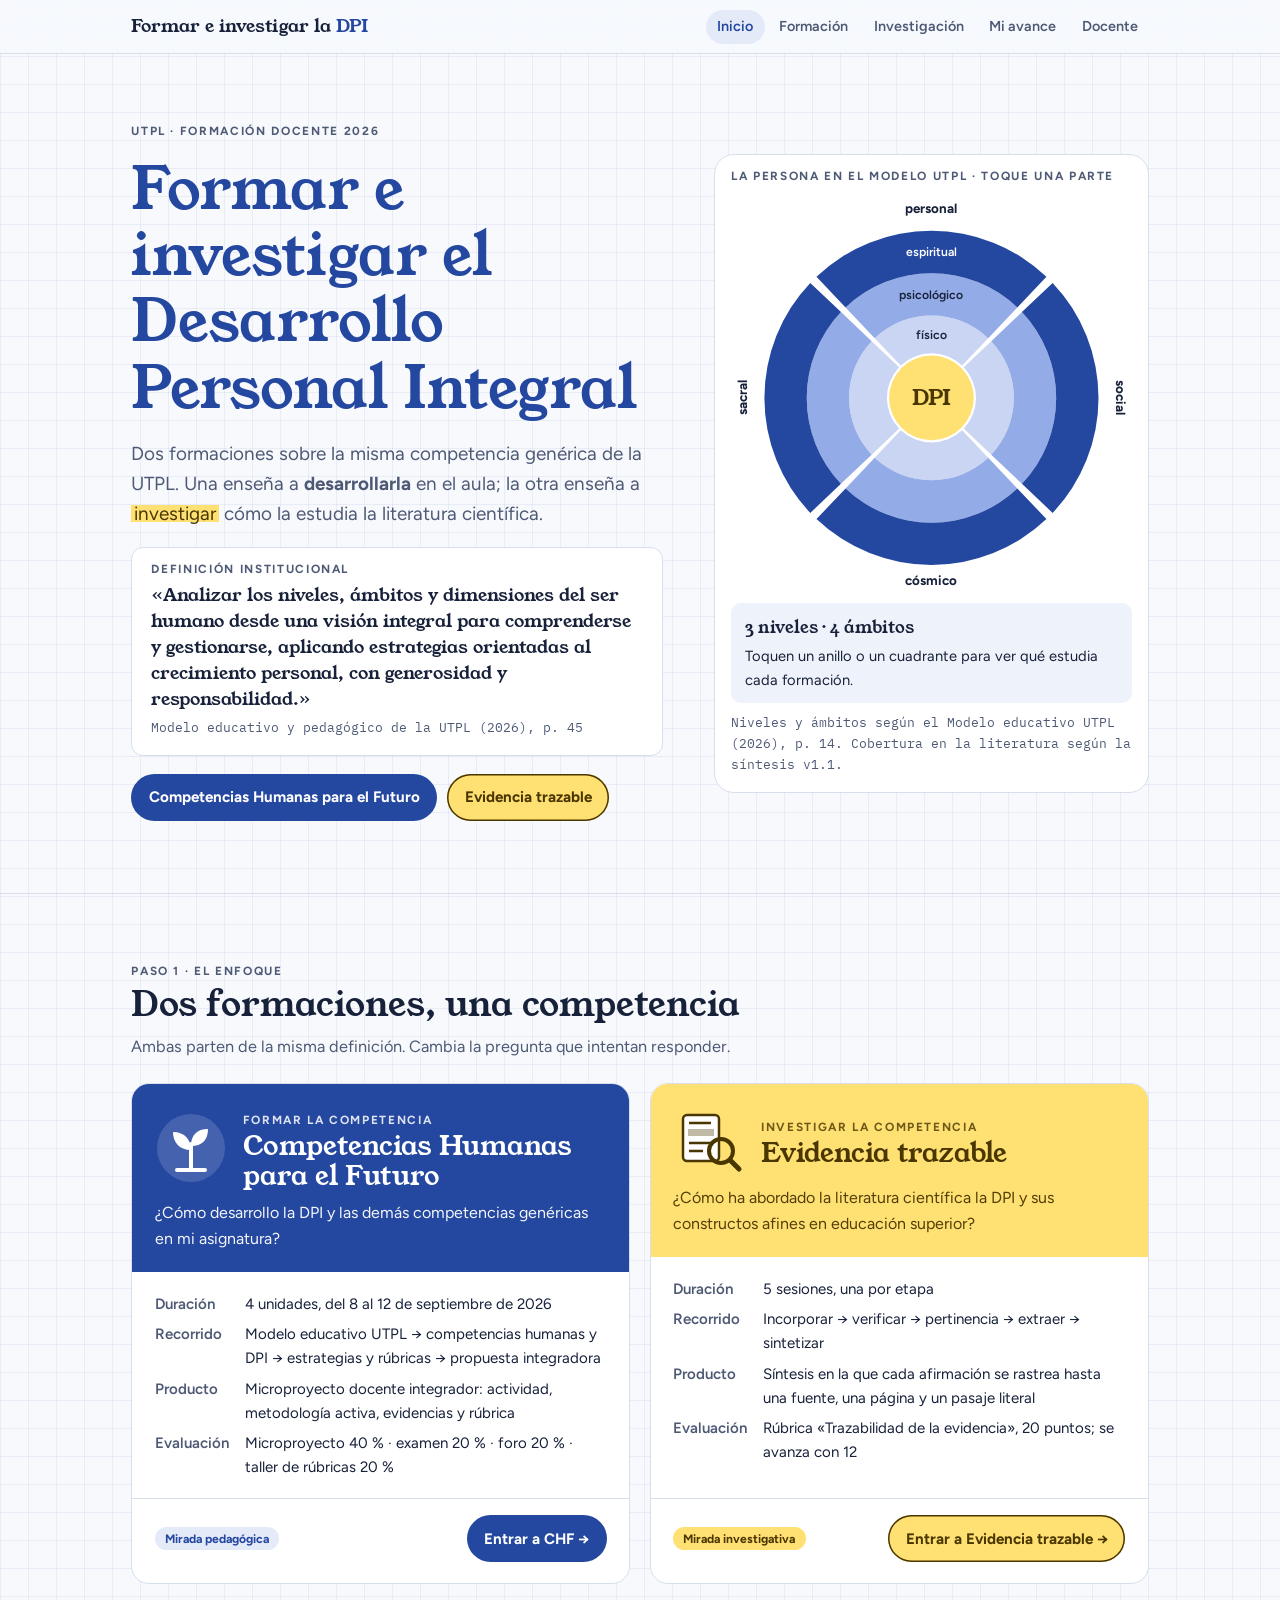
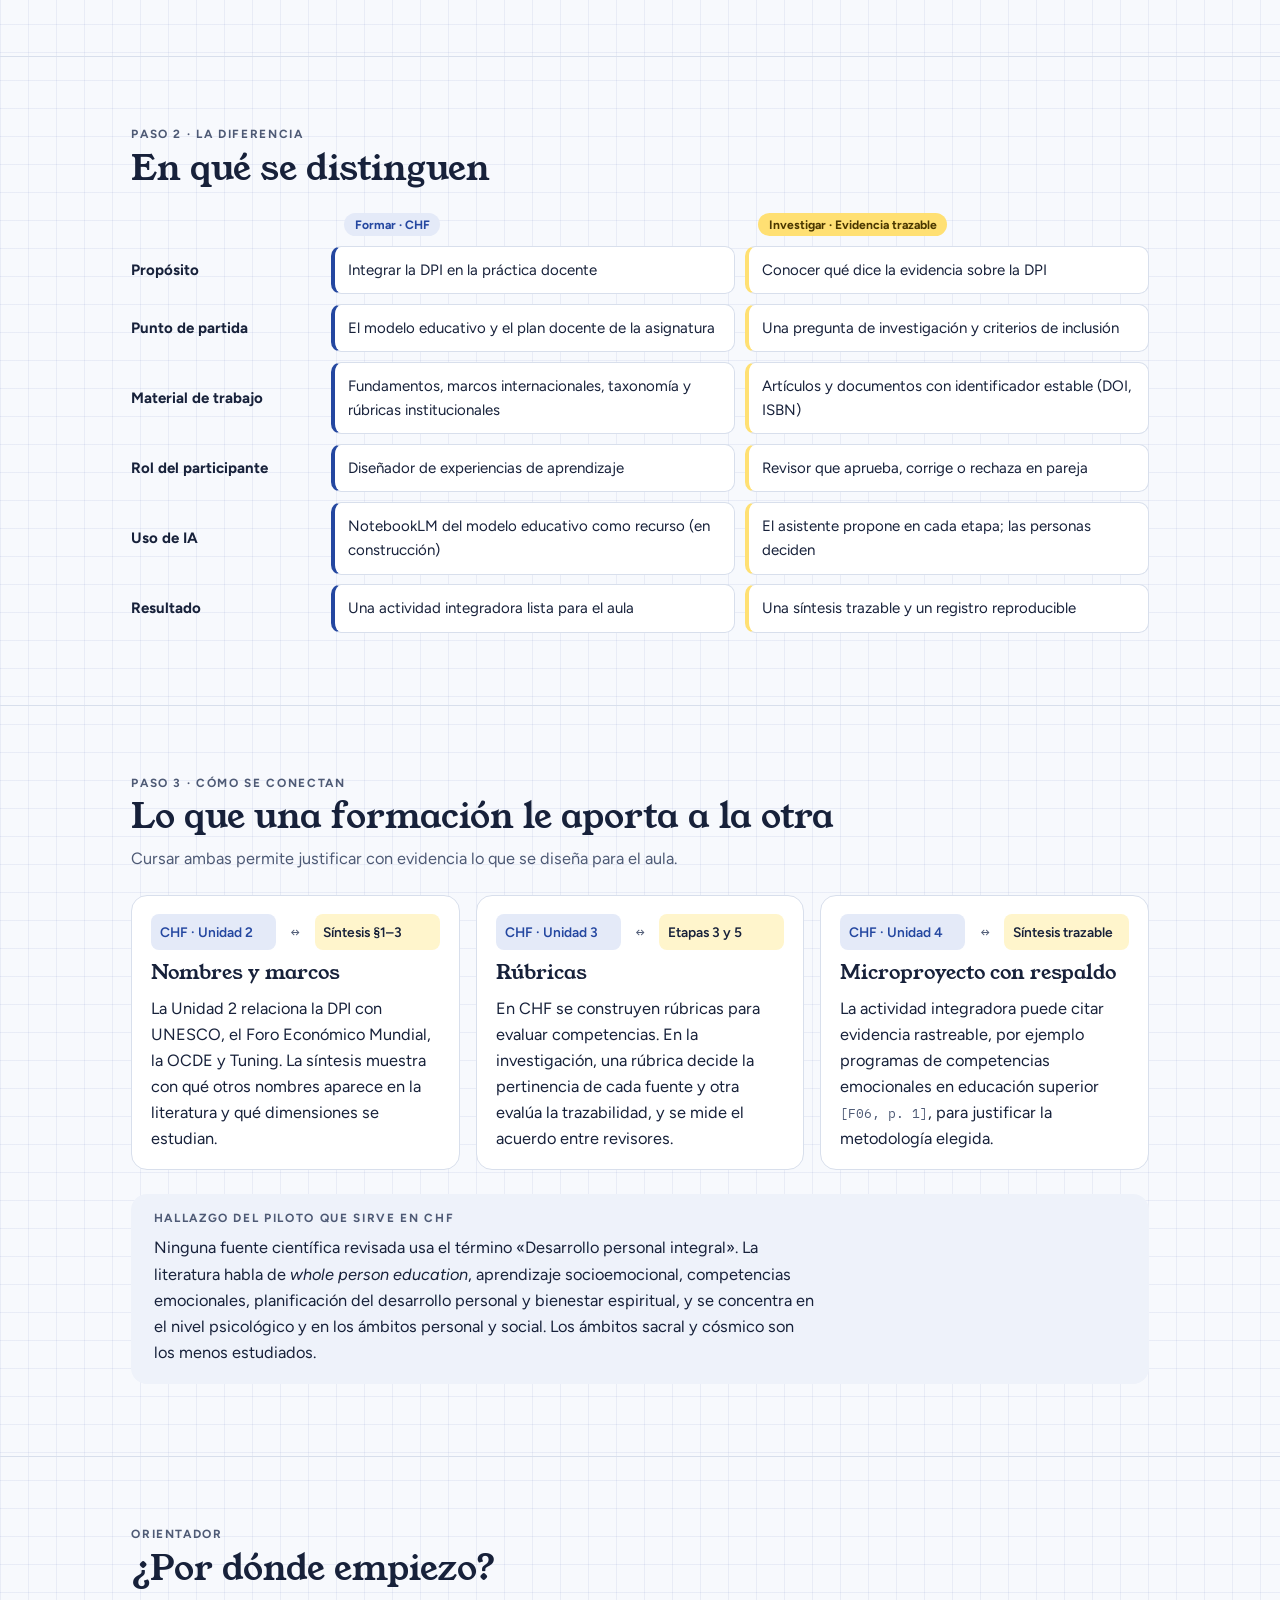
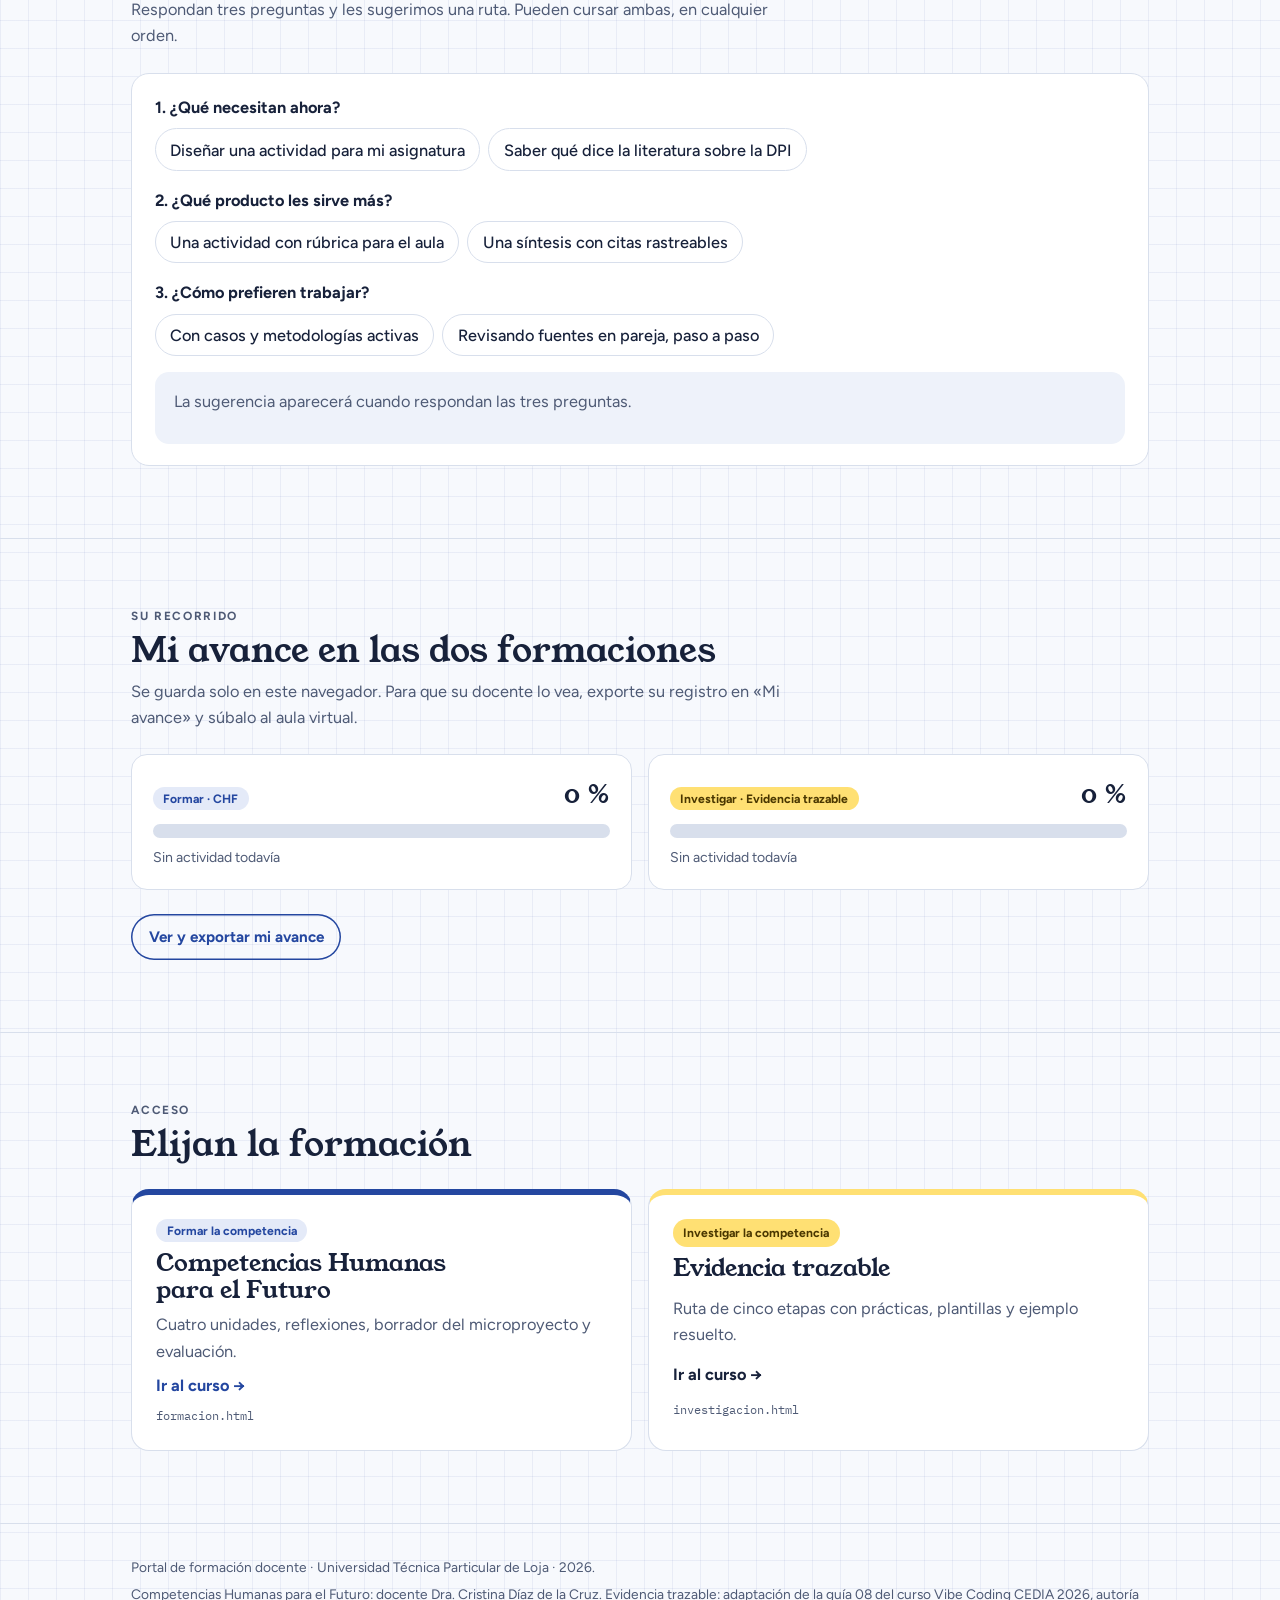
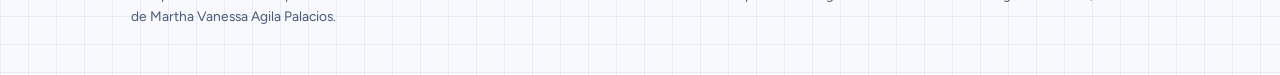
<file: index.html>
<!doctype html>
<html lang="es">
<head>
<meta charset="utf-8">
<meta name="viewport" content="width=device-width, initial-scale=1, viewport-fit=cover">
<title>Formar e investigar la DPI</title>
<meta name="description" content="Portal que integra dos formaciones sobre la competencia genérica UTPL Desarrollo Personal Integral: Competencias Humanas para el Futuro (formarla) y Evidencia trazable (investigarla).">
<link rel="preconnect" href="https://fonts.googleapis.com">
<link rel="preconnect" href="https://fonts.gstatic.com" crossorigin>
<link rel="stylesheet" href="https://fonts.googleapis.com/css2?family=Young+Serif&family=Figtree:wght@400;500;600;700&family=IBM+Plex+Mono:wght@400;500&display=swap">
<link rel="stylesheet" href="assets/estilo.css">
<style>
/* portada */
.hero{padding-block:clamp(2rem,6vw,4.5rem)}
.hero .wrap{display:grid;grid-template-columns:minmax(0,1.1fr) minmax(0,.9fr);gap:clamp(1.5rem,4vw,3.5rem);align-items:center}
.hero-copy{display:grid;gap:1.1rem;min-width:0}
.lede{font-size:1.18rem;color:var(--ink-2)}
.def{background:var(--surface);border:1px solid var(--rule);border-radius:var(--r);padding:1rem 1.2rem;display:grid;gap:.4rem;max-width:64ch}
.def p{font-family:var(--f-display);font-size:1.12rem;line-height:1.45}
.model{background:var(--surface);border:1px solid var(--rule);border-radius:20px;padding:1rem;display:grid;gap:.6rem;min-width:0}
.model svg{width:100%;height:auto;display:block}
.model svg .seg{cursor:pointer;transition:opacity .2s}
.model svg .seg:hover,.model svg .seg.on{opacity:.82}
.model-info{min-height:5.2rem;background:var(--sunk);border-radius:10px;padding:.7rem .85rem;font-size:.92rem;display:grid;gap:.25rem}
.model-info b{font-family:var(--f-display);font-weight:400;font-size:1.05rem}

section.block{padding-block:clamp(2.5rem,6vw,4.5rem);border-top:1px solid var(--rule)}
section.block > .wrap{display:grid;gap:1.5rem}
.head{display:grid;gap:.5rem}

/* dos enfoques */
.lenses{display:grid;grid-template-columns:repeat(2,minmax(0,1fr));gap:1.2rem}
.lens{background:var(--surface);border:1px solid var(--rule);border-radius:18px;overflow:hidden;display:grid;grid-template-rows:auto 1fr auto}
.lens-top{padding:1.3rem 1.4rem;display:grid;gap:.55rem}
.lens.form .lens-top{background:var(--form);color:var(--on-form)}
.lens.form .lens-top .eyebrow{color:var(--on-form);opacity:.85}
.lens.inv .lens-top{background:var(--mark);color:var(--mark-ink)}
.lens.inv .lens-top .eyebrow{color:var(--mark-ink);opacity:.8}
.lens-top h3{font-size:1.7rem}
.lens-top .q{font-size:1rem;opacity:.95}
.lens-body{padding:1.2rem 1.4rem;display:grid;gap:.9rem;align-content:start}
.lens-body dl{display:grid;grid-template-columns:auto minmax(0,1fr);gap:.4rem 1rem;margin:0;font-size:.94rem}
.lens-body dt{color:var(--ink-2);font-weight:600}
.lens-body dd{margin:0}
.lens-foot{padding:1rem 1.4rem 1.3rem;border-top:1px solid var(--rule);display:flex;flex-wrap:wrap;gap:.6rem;align-items:center;justify-content:space-between}
.lens-art{width:72px;height:72px;flex:none}
.lens-title{display:flex;gap:1rem;align-items:center}

/* comparación */
.compare{display:grid;gap:.6rem}
.crow{display:grid;grid-template-columns:minmax(0,190px) minmax(0,1fr) minmax(0,1fr);gap:.6rem;align-items:stretch}
.crow > div{background:var(--surface);border:1px solid var(--rule);border-radius:10px;padding:.7rem .85rem;font-size:.94rem}
.crow .k{background:transparent;border:0;font-weight:700;display:flex;align-items:center;padding-left:0}
.crow .f{border-left:4px solid var(--form)}
.crow .i{border-left:4px solid var(--mark)}
.crow.headrow > div{background:transparent;border:0;padding-block:0}

/* puentes */
.bridges{display:grid;grid-template-columns:repeat(3,minmax(0,1fr));gap:1rem}
.bridge{background:var(--surface);border:1px solid var(--rule);border-radius:16px;padding:1.1rem 1.2rem;display:grid;gap:.7rem;align-content:start}
.bridge .pair{display:grid;grid-template-columns:minmax(0,1fr) auto minmax(0,1fr);gap:.4rem;align-items:center;font-size:.86rem}
.bridge .pair span{border-radius:8px;padding:.45rem .55rem}
.bridge .pair .f{background:var(--form-soft);color:var(--form);font-weight:600}
.bridge .pair .i{background:var(--mark-soft);color:var(--ink);font-weight:600}
.bridge .arrow{font-family:var(--f-mono);color:var(--ink-2)}
.finding{background:var(--sunk);border-radius:16px;padding:1.2rem 1.4rem;display:grid;gap:.6rem}

/* orientador */
.quiz{background:var(--surface);border:1px solid var(--rule);border-radius:18px;padding:1.3rem 1.4rem;display:grid;gap:1rem}
.qrow{display:grid;gap:.5rem}
.qrow .opts{display:flex;flex-wrap:wrap;gap:.5rem}
.qopt{border:1.5px solid var(--rule);background:var(--surface);color:var(--ink);border-radius:999px;padding:.45rem .9rem;font-weight:500}
.qopt[aria-pressed="true"]{border-color:var(--form);background:var(--form-soft);color:var(--form)}
.result{border-radius:14px;padding:1rem 1.2rem;background:var(--sunk);display:grid;gap:.5rem;min-height:4.5rem}
.result.form{background:var(--form-soft)} .result.inv{background:var(--mark-soft)}

/* puertas finales */
.doors{display:grid;grid-template-columns:repeat(2,minmax(0,1fr));gap:1rem}
.door{display:grid;gap:.5rem;padding:1.5rem;border-radius:18px;text-decoration:none;color:inherit;border:1px solid var(--rule);background:var(--surface);transition:transform .15s, box-shadow .15s}
.door:hover{transform:translateY(-3px);box-shadow:0 14px 30px -18px rgba(23,33,58,.55)}
.door.form{border-top:6px solid var(--form)} .door.inv{border-top:6px solid var(--mark)}
.door h3{font-size:1.5rem}
.door .go{font-weight:700;color:var(--form)}
.door.inv .go{color:var(--ink)}
.door .url{font-family:var(--f-mono);font-size:.78rem;color:var(--ink-2);overflow-wrap:anywhere}


@media (max-width:900px){
  .top nav{display:none}
  .hero .wrap,.lenses,.doors{grid-template-columns:minmax(0,1fr)}
  .bridges{grid-template-columns:minmax(0,1fr)}
  .crow{grid-template-columns:minmax(0,1fr) minmax(0,1fr)}
  .crow .k{grid-column:1 / -1;padding-bottom:0}
  .crow.headrow .k{display:none}
}

/* avance en portada */
.prog2{display:grid;grid-template-columns:repeat(2,minmax(0,1fr));gap:1rem}
.prog2 .card{gap:.55rem}
.prog2 .row{display:flex;justify-content:space-between;align-items:baseline;gap:.6rem}
.prog2 b{font-family:var(--f-display);font-weight:400;font-size:1.6rem;font-variant-numeric:tabular-nums}
@media (max-width:900px){ .prog2{grid-template-columns:minmax(0,1fr)} }
</style>
</head>
<body>

<header class="top"><div class="wrap">
  <a class="brand" href="index.html">Formar e investigar la <b>DPI</b></a>
  <nav aria-label="Sitio"><a href="index.html" aria-current="page">Inicio</a><a href="formacion.html">Formación</a><a class="inv" href="investigacion.html">Investigación</a><a href="avance.html">Mi avance</a><a class="hide-sm" href="docente.html">Docente</a></nav>
</div></header>

<section class="hero" id="inicio"><div class="wrap">
  <div class="hero-copy">
    <span class="eyebrow">UTPL · Formación docente 2026</span>
    <h1>Formar e investigar el Desarrollo Personal Integral</h1>
    <p class="lede">Dos formaciones sobre la misma competencia genérica de la UTPL. Una enseña a <strong>desarrollarla</strong> en el aula; la otra enseña a <span class="mark">investigar</span> cómo la estudia la literatura científica.</p>
    <div class="def">
      <span class="eyebrow">Definición institucional</span>
      <p>«Analizar los niveles, ámbitos y dimensiones del ser humano desde una visión integral para comprenderse y gestionarse, aplicando estrategias orientadas al crecimiento personal, con generosidad y responsabilidad.»</p>
      <span class="cite">Modelo educativo y pedagógico de la UTPL (2026), p. 45</span>
    </div>
    <div style="display:flex;flex-wrap:wrap;gap:.6rem"><a class="btn form" href="#acceso" data-link="chf">Competencias Humanas para el Futuro</a><a class="btn inv" href="#acceso" data-link="inv">Evidencia trazable</a></div>
  </div>
  <figure class="model" style="margin:0">
    <span class="eyebrow">La persona en el modelo UTPL · toque una parte</span>
    <svg viewBox="0 0 360 360" role="img" aria-label="Tres niveles concéntricos (físico, psicológico, espiritual) y cuatro ámbitos de relación (personal, social, sacral, cósmico)">
      <g id="rings"></g>
      <g font-family="Figtree, sans-serif" font-size="12" font-weight="700" fill="var(--ink)" text-anchor="middle">
        <text x="180" y="18">personal</text><text x="346" y="184" transform="rotate(90 346 184)">social</text>
        <text x="180" y="352">cósmico</text><text x="14" y="184" transform="rotate(-90 14 184)">sacral</text>
      </g>
    </svg>
    <div class="model-info" id="modelInfo" aria-live="polite"><b>3 niveles · 4 ámbitos</b><span>Toquen un anillo o un cuadrante para ver qué estudia cada formación.</span></div>
    <figcaption class="cite">Niveles y ámbitos según el Modelo educativo UTPL (2026), p. 14. Cobertura en la literatura según la síntesis v1.1.</figcaption>
  </figure>
</div></section>

<section class="block" id="enfoques"><div class="wrap">
  <div class="head"><span class="eyebrow">Paso 1 · El enfoque</span><h2>Dos formaciones, una competencia</h2>
    <p class="muted">Ambas parten de la misma definición. Cambia la pregunta que intentan responder.</p></div>
  <div class="lenses">
    <article class="lens form">
      <div class="lens-top">
        <div class="lens-title">
          <svg class="lens-art" viewBox="0 0 72 72" aria-hidden="true"><circle cx="36" cy="36" r="34" fill="var(--on-form)" opacity=".15"/><path d="M36 58V32" stroke="var(--on-form)" stroke-width="4" stroke-linecap="round"/><path d="M36 38c-12 0-18-8-18-18 12 0 18 8 18 18zM36 34c0-11 6-17 17-17 0 11-6 17-17 17z" fill="var(--on-form)"/><path d="M22 58h28" stroke="var(--on-form)" stroke-width="4" stroke-linecap="round"/></svg>
          <div><span class="eyebrow">Formar la competencia</span><h3>Competencias Humanas para el Futuro</h3></div>
        </div>
        <p class="q">¿Cómo desarrollo la DPI y las demás competencias genéricas en mi asignatura?</p>
      </div>
      <div class="lens-body">
        <dl>
          <dt>Duración</dt><dd>4 unidades, del 8 al 12 de septiembre de 2026</dd>
          <dt>Recorrido</dt><dd>Modelo educativo UTPL → competencias humanas y DPI → estrategias y rúbricas → propuesta integradora</dd>
          <dt>Producto</dt><dd>Microproyecto docente integrador: actividad, metodología activa, evidencias y rúbrica</dd>
          <dt>Evaluación</dt><dd>Microproyecto 40 % · examen 20 % · foro 20 % · taller de rúbricas 20 %</dd>
        </dl>
      </div>
      <div class="lens-foot"><span class="chip form">Mirada pedagógica</span><a class="btn form" data-link="chf" href="#">Entrar a CHF →</a></div>
    </article>
    <article class="lens inv">
      <div class="lens-top">
        <div class="lens-title">
          <svg class="lens-art" viewBox="0 0 72 72" aria-hidden="true"><rect x="10" y="10" width="36" height="46" rx="4" fill="var(--surface)" stroke="var(--mark-ink)" stroke-width="2.5"/><rect x="15" y="24" width="26" height="7" fill="var(--mark-ink)" opacity=".35"/><path d="M16 18h22M16 38h22M16 46h14" stroke="var(--mark-ink)" stroke-width="2.5"/><circle cx="48" cy="46" r="12" fill="none" stroke="var(--mark-ink)" stroke-width="4"/><path d="M57 55l9 9" stroke="var(--mark-ink)" stroke-width="5" stroke-linecap="round"/></svg>
          <div><span class="eyebrow">Investigar la competencia</span><h3>Evidencia trazable</h3></div>
        </div>
        <p class="q">¿Cómo ha abordado la literatura científica la DPI y sus constructos afines en educación superior?</p>
      </div>
      <div class="lens-body">
        <dl>
          <dt>Duración</dt><dd>5 sesiones, una por etapa</dd>
          <dt>Recorrido</dt><dd>Incorporar → verificar → pertinencia → extraer → sintetizar</dd>
          <dt>Producto</dt><dd>Síntesis en la que cada afirmación se rastrea hasta una fuente, una página y un pasaje literal</dd>
          <dt>Evaluación</dt><dd>Rúbrica «Trazabilidad de la evidencia», 20 puntos; se avanza con 12</dd>
        </dl>
      </div>
      <div class="lens-foot"><span class="chip inv">Mirada investigativa</span><a class="btn inv" data-link="inv" href="#">Entrar a Evidencia trazable →</a></div>
    </article>
  </div>
</div></section>

<section class="block" id="diferencias"><div class="wrap">
  <div class="head"><span class="eyebrow">Paso 2 · La diferencia</span><h2>En qué se distinguen</h2></div>
  <div class="compare">
    <div class="crow headrow"><div class="k"></div><div><span class="chip form">Formar · CHF</span></div><div><span class="chip inv">Investigar · Evidencia trazable</span></div></div>
    <div class="crow"><div class="k">Propósito</div><div class="f">Integrar la DPI en la práctica docente</div><div class="i">Conocer qué dice la evidencia sobre la DPI</div></div>
    <div class="crow"><div class="k">Punto de partida</div><div class="f">El modelo educativo y el plan docente de la asignatura</div><div class="i">Una pregunta de investigación y criterios de inclusión</div></div>
    <div class="crow"><div class="k">Material de trabajo</div><div class="f">Fundamentos, marcos internacionales, taxonomía y rúbricas institucionales</div><div class="i">Artículos y documentos con identificador estable (DOI, ISBN)</div></div>
    <div class="crow"><div class="k">Rol del participante</div><div class="f">Diseñador de experiencias de aprendizaje</div><div class="i">Revisor que aprueba, corrige o rechaza en pareja</div></div>
    <div class="crow"><div class="k">Uso de IA</div><div class="f">NotebookLM del modelo educativo como recurso (en construcción)</div><div class="i">El asistente propone en cada etapa; las personas deciden</div></div>
    <div class="crow"><div class="k">Resultado</div><div class="f">Una actividad integradora lista para el aula</div><div class="i">Una síntesis trazable y un registro reproducible</div></div>
  </div>
</div></section>

<section class="block" id="puentes"><div class="wrap">
  <div class="head"><span class="eyebrow">Paso 3 · Cómo se conectan</span><h2>Lo que una formación le aporta a la otra</h2>
    <p class="muted">Cursar ambas permite justificar con evidencia lo que se diseña para el aula.</p></div>
  <div class="bridges">
    <div class="bridge"><div class="pair"><span class="f">CHF · Unidad 2</span><span class="arrow">↔</span><span class="i">Síntesis §1–3</span></div>
      <h3>Nombres y marcos</h3><p>La Unidad 2 relaciona la DPI con UNESCO, el Foro Económico Mundial, la OCDE y Tuning. La síntesis muestra con qué otros nombres aparece en la literatura y qué dimensiones se estudian.</p></div>
    <div class="bridge"><div class="pair"><span class="f">CHF · Unidad 3</span><span class="arrow">↔</span><span class="i">Etapas 3 y 5</span></div>
      <h3>Rúbricas</h3><p>En CHF se construyen rúbricas para evaluar competencias. En la investigación, una rúbrica decide la pertinencia de cada fuente y otra evalúa la trazabilidad, y se mide el acuerdo entre revisores.</p></div>
    <div class="bridge"><div class="pair"><span class="f">CHF · Unidad 4</span><span class="arrow">↔</span><span class="i">Síntesis trazable</span></div>
      <h3>Microproyecto con respaldo</h3><p>La actividad integradora puede citar evidencia rastreable, por ejemplo programas de competencias emocionales en educación superior <span class="cite">[F06, p. 1]</span>, para justificar la metodología elegida.</p></div>
  </div>
  <div class="finding">
    <span class="eyebrow">Hallazgo del piloto que sirve en CHF</span>
    <p>Ninguna fuente científica revisada usa el término «Desarrollo personal integral». La literatura habla de <em>whole person education</em>, aprendizaje socioemocional, competencias emocionales, planificación del desarrollo personal y bienestar espiritual, y se concentra en el nivel psicológico y en los ámbitos personal y social. Los ámbitos sacral y cósmico son los menos estudiados.</p>
  </div>
</div></section>

<section class="block" id="empezar"><div class="wrap">
  <div class="head"><span class="eyebrow">Orientador</span><h2>¿Por dónde empiezo?</h2><p class="muted">Respondan tres preguntas y les sugerimos una ruta. Pueden cursar ambas, en cualquier orden.</p></div>
  <div class="quiz" id="quiz"></div>
</div></section>

<section class="block" id="mi-avance"><div class="wrap">
  <div class="head"><span class="eyebrow">Su recorrido</span><h2>Mi avance en las dos formaciones</h2>
    <p class="muted">Se guarda solo en este navegador. Para que su docente lo vea, exporte su registro en «Mi avance» y súbalo al aula virtual.</p></div>
  <div class="prog2">
    <div class="card"><div class="row"><span class="chip form">Formar · CHF</span><b data-pct="formacion">0 %</b></div><div class="bar lg form"><i data-bar="formacion" style="width:0%"></i></div><span class="muted small" data-last="formacion">Sin actividad todavía</span></div>
    <div class="card"><div class="row"><span class="chip inv">Investigar · Evidencia trazable</span><b data-pct="investigacion">0 %</b></div><div class="bar lg inv"><i data-bar="investigacion" style="width:0%"></i></div><span class="muted small" data-last="investigacion">Sin actividad todavía</span></div>
  </div>
  <div><a class="btn ghost" href="avance.html">Ver y exportar mi avance</a></div>
</div></section>

<section class="block" id="acceso"><div class="wrap">
  <div class="head"><span class="eyebrow">Acceso</span><h2>Elijan la formación</h2></div>
  <div class="doors">
    <a class="door form" data-link="chf" href="#"><span class="chip form" style="justify-self:start">Formar la competencia</span><h3>Competencias Humanas para el Futuro</h3><p class="muted">Cuatro unidades, reflexiones, borrador del microproyecto y evaluación.</p><span class="go">Ir al curso →</span><span class="url" data-url="chf"></span></a>
    <a class="door inv" data-link="inv" href="#"><span class="chip inv" style="justify-self:start">Investigar la competencia</span><h3>Evidencia trazable</h3><p class="muted">Ruta de cinco etapas con prácticas, plantillas y ejemplo resuelto.</p><span class="go">Ir al curso →</span><span class="url" data-url="inv"></span></a>
  </div>
</div></section>

<footer><div class="wrap">
  <span>Portal de formación docente · Universidad Técnica Particular de Loja · 2026.</span>
  <span>Competencias Humanas para el Futuro: docente Dra. Cristina Díaz de la Cruz. Evidencia trazable: adaptación de la guía 08 del curso Vibe Coding CEDIA 2026, autoría de Martha Vanessa Agila Palacios.</span>
</div></footer>

<script src="assets/progreso.js"></script>
<script>
(function(){
  "use strict";
  /* ===== Enlaces de los dos cursos: cámbielos aquí si las direcciones cambian ===== */
  var LINKS = {
    chf: "formacion.html",
    inv: "investigacion.html"
  };
  document.querySelectorAll("[data-link]").forEach(function(a){
    if(a.getAttribute("href")!=="#acceso") { a.href = LINKS[a.dataset.link]; }
  });
  document.querySelectorAll("[data-url]").forEach(function(s){ s.textContent = LINKS[s.dataset.url]; });

  /* ===== Modelo de la persona: 3 niveles × 4 ámbitos ===== */
  var NS="http://www.w3.org/2000/svg", g=document.getElementById("rings"), cx=180, cy=184;
  var LEVELS=[{k:"físico",r:[40,74],fill:"var(--ring1)"},{k:"psicológico",r:[74,112],fill:"var(--ring2)"},{k:"espiritual",r:[112,150],fill:"var(--ring3)"}];
  var AMB=[{k:"personal",a0:-135,a1:-45},{k:"social",a0:-45,a1:45},{k:"cósmico",a0:45,a1:135},{k:"sacral",a0:135,a1:225}];
  var LIT={ "físico":"F10 y F01 (deporte como indicador)", "psicológico":"F04, F06 y F08: el nivel más estudiado", "espiritual":"F09 y F10",
            "personal":"F04, F08 (autoconciencia) y F09", "social":"F04, F06 y F09", "cósmico":"F09 (dominio ambiental) y F02, como afín débil", "sacral":"solo F09 (dominio trascendental)" };
  function arc(r0,r1,a0,a1){
    function p(r,a){ var t=a*Math.PI/180; return [(cx+r*Math.cos(t)).toFixed(2),(cy+r*Math.sin(t)).toFixed(2)]; }
    var A=p(r1,a0),B=p(r1,a1),C=p(r0,a1),D=p(r0,a0);
    return "M"+A+" A"+r1+" "+r1+" 0 0 1 "+B+" L"+C+" A"+r0+" "+r0+" 0 0 0 "+D+" Z";
  }
  var info=document.getElementById("modelInfo"), segs=[];
  function select(level, amb){
    segs.forEach(function(s){ s.el.classList.toggle("on", s.l===level && s.a===amb); });
    info.innerHTML='<b>Nivel '+level+' · ámbito '+amb+'</b>'+
      '<span><span class="chip form">Formar</span> se aborda en CHF, Unidad 1 (antropología y humanismo integral) y Unidad 2 (DPI).</span>'+
      '<span><span class="chip inv">Investigar</span> nivel '+level+': '+LIT[level]+'. Ámbito '+amb+': '+LIT[amb]+'.</span>';
  }
  LEVELS.forEach(function(L){ AMB.forEach(function(A){
    var path=document.createElementNS(NS,"path");
    path.setAttribute("d",arc(L.r[0],L.r[1],A.a0+1.5,A.a1-1.5)); path.setAttribute("fill",L.fill);
    path.setAttribute("class","seg"); path.setAttribute("tabindex","0"); path.setAttribute("role","button");
    path.setAttribute("aria-label","Nivel "+L.k+", ámbito "+A.k);
    path.addEventListener("click",function(){ select(L.k,A.k); });
    path.addEventListener("keydown",function(e){ if(e.key==="Enter"||e.key===" "){ e.preventDefault(); select(L.k,A.k); } });
    g.appendChild(path); segs.push({el:path,l:L.k,a:A.k});
  }); });
  var core=document.createElementNS(NS,"circle"); core.setAttribute("cx",cx); core.setAttribute("cy",cy); core.setAttribute("r",38); core.setAttribute("fill","var(--mark)"); g.appendChild(core);
  var t=document.createElementNS(NS,"text"); t.setAttribute("x",cx); t.setAttribute("y",cy+6); t.setAttribute("text-anchor","middle"); t.setAttribute("font-family","Young Serif, Georgia, serif"); t.setAttribute("font-size","20"); t.setAttribute("fill","var(--mark-ink)"); t.textContent="DPI"; g.appendChild(t);
  [["físico",57],["psicológico",93],["espiritual",131]].forEach(function(x){
    var tx=document.createElementNS(NS,"text"); tx.setAttribute("x",cx); tx.setAttribute("y",cy-x[1]+4); tx.setAttribute("text-anchor","middle");
    tx.setAttribute("font-family","Figtree, sans-serif"); tx.setAttribute("font-size","11"); tx.setAttribute("font-weight","600");
    tx.setAttribute("fill", x[0]==="espiritual" ? "var(--surface)" : "var(--ink)"); tx.setAttribute("pointer-events","none"); tx.textContent=x[0]; g.appendChild(tx);
  });

  /* ===== Orientador ===== */
  var Q=[{q:"¿Qué necesitan ahora?",o:[["Diseñar una actividad para mi asignatura","f"],["Saber qué dice la literatura sobre la DPI","i"]]},
         {q:"¿Qué producto les sirve más?",o:[["Una actividad con rúbrica para el aula","f"],["Una síntesis con citas rastreables","i"]]},
         {q:"¿Cómo prefieren trabajar?",o:[["Con casos y metodologías activas","f"],["Revisando fuentes en pareja, paso a paso","i"]]}];
  var ans=[null,null,null], quiz=document.getElementById("quiz");
  Q.forEach(function(item,k){
    var row=document.createElement("div"); row.className="qrow";
    row.innerHTML='<strong>'+(k+1)+'. '+item.q+'</strong><div class="opts" role="group" aria-label="'+item.q+'"></div>';
    item.o.forEach(function(o){
      var b=document.createElement("button"); b.type="button"; b.className="qopt"; b.setAttribute("aria-pressed","false"); b.textContent=o[0];
      b.addEventListener("click",function(){ ans[k]=o[1]; row.querySelectorAll(".qopt").forEach(function(x){ x.setAttribute("aria-pressed", x===b?"true":"false"); }); result(); });
      row.querySelector(".opts").appendChild(b);
    });
    quiz.appendChild(row);
  });
  var res=document.createElement("div"); res.className="result"; res.setAttribute("aria-live","polite"); res.innerHTML='<span class="muted">La sugerencia aparecerá cuando respondan las tres preguntas.</span>'; quiz.appendChild(res);
  function result(){
    if(ans.indexOf(null)>-1) return;
    var f=ans.filter(function(x){return x==="f";}).length, i=3-f, first=f>=i?"chf":"inv";
    res.className="result "+(first==="chf"?"form":"inv");
    var name=first==="chf"?"Competencias Humanas para el Futuro":"Evidencia trazable", other=first==="chf"?"Evidencia trazable":"Competencias Humanas para el Futuro";
    var why=first==="chf"?"Su interés está en llevar la DPI al aula. Después, la investigación les ayudará a respaldar su microproyecto con evidencia.":"Su interés está en la evidencia. Después, CHF les ayudará a convertir lo que encuentren en actividades para el aula.";
    res.innerHTML='<strong>Empiecen por '+name+'</strong><span>'+why+'</span><div style="display:flex;flex-wrap:wrap;gap:.5rem"><a class="btn '+(first==="chf"?"form":"inv")+'" href="'+LINKS[first]+'">Ir a '+name+'</a><a class="btn '+(first==="chf"?"inv":"form")+'" href="'+LINKS[first==="chf"?"inv":"chf"]+'">Ver '+other+'</a></div>';
  }
  function paint(){
    ["formacion","investigacion"].forEach(function(k){
      var s=DPI.stats(k);
      document.querySelectorAll('[data-pct="'+k+'"]').forEach(function(e){ e.textContent=s.pct+" %"; });
      document.querySelectorAll('[data-bar="'+k+'"]').forEach(function(e){ e.style.width=s.pct+"%"; });
      document.querySelectorAll('[data-last="'+k+'"]').forEach(function(e){ e.textContent = s.done ? (s.done+" de "+s.total+" actividades · última: "+new Date(s.last).toLocaleString("es-EC",{dateStyle:"medium",timeStyle:"short"})) : "Sin actividad todavía"; });
    });
  }
  paint(); DPI.onChange(paint);
})();
</script>
</body>
</html>
</file>
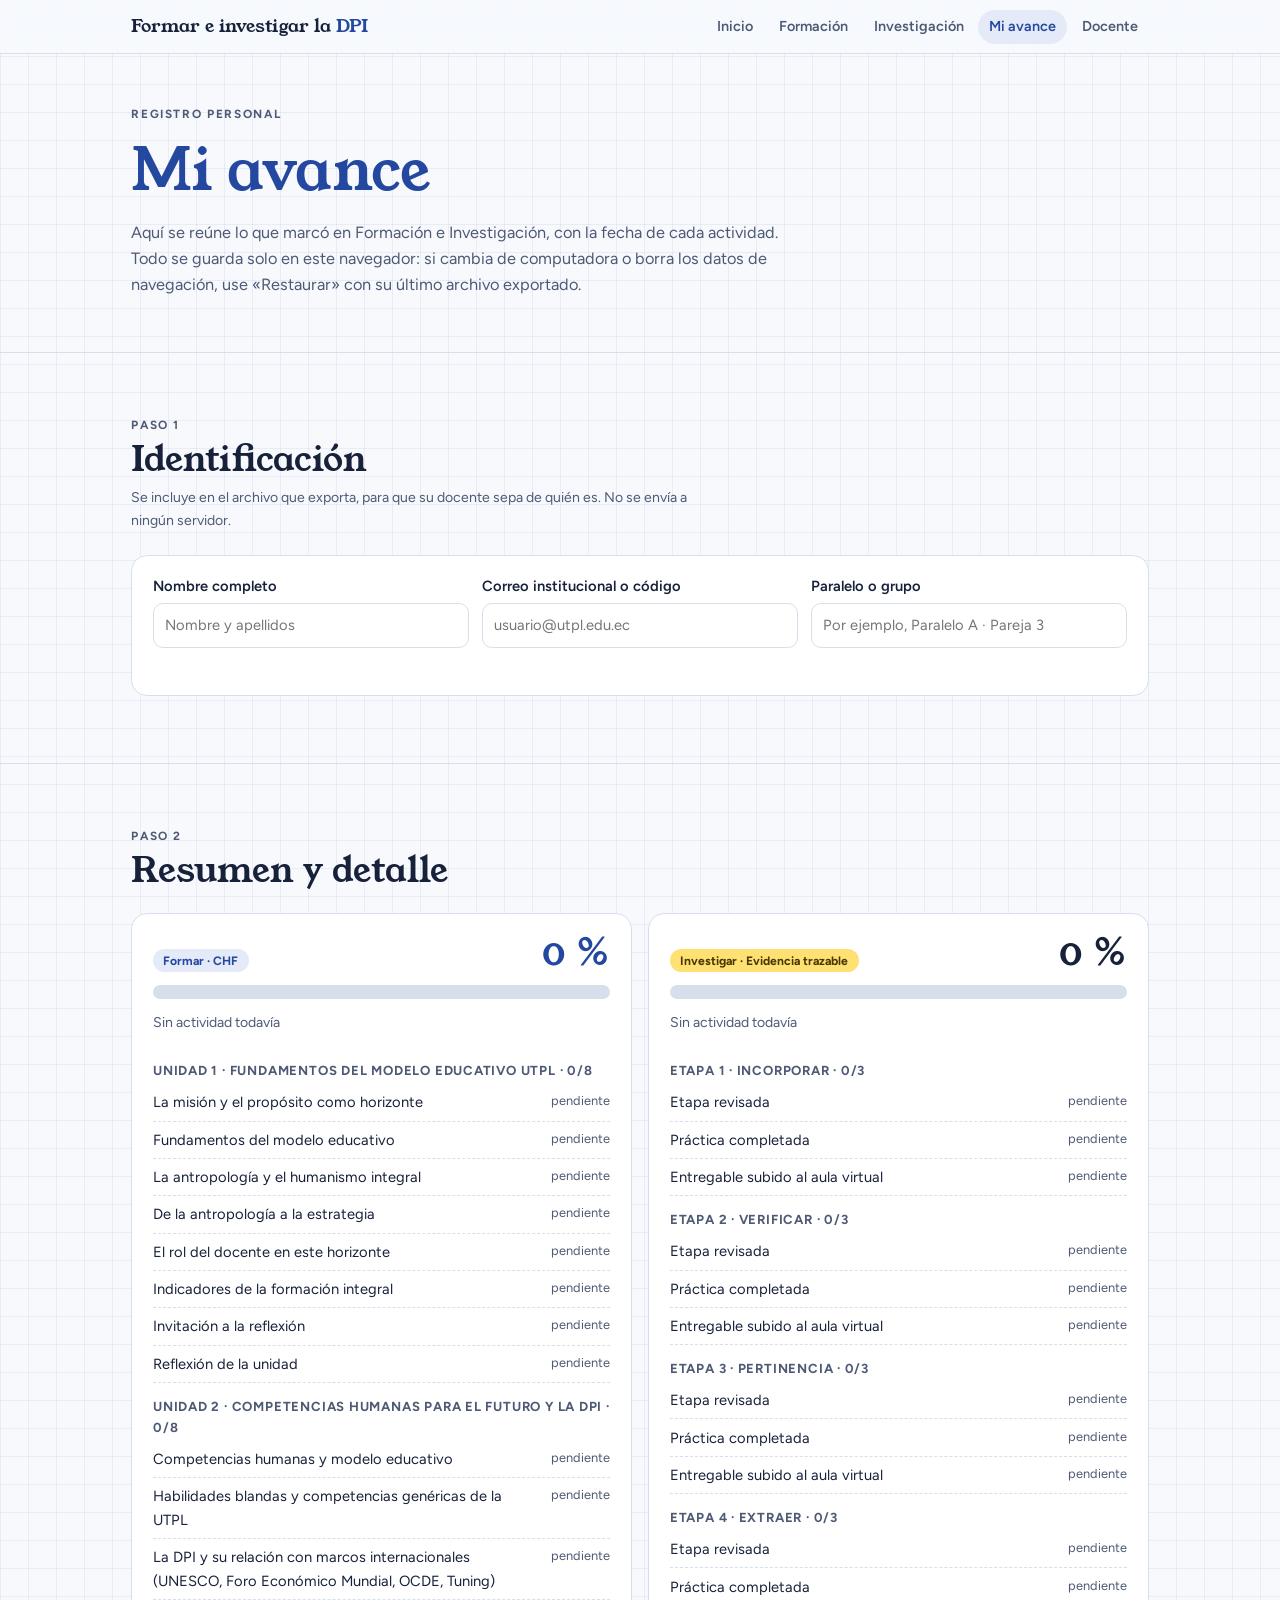
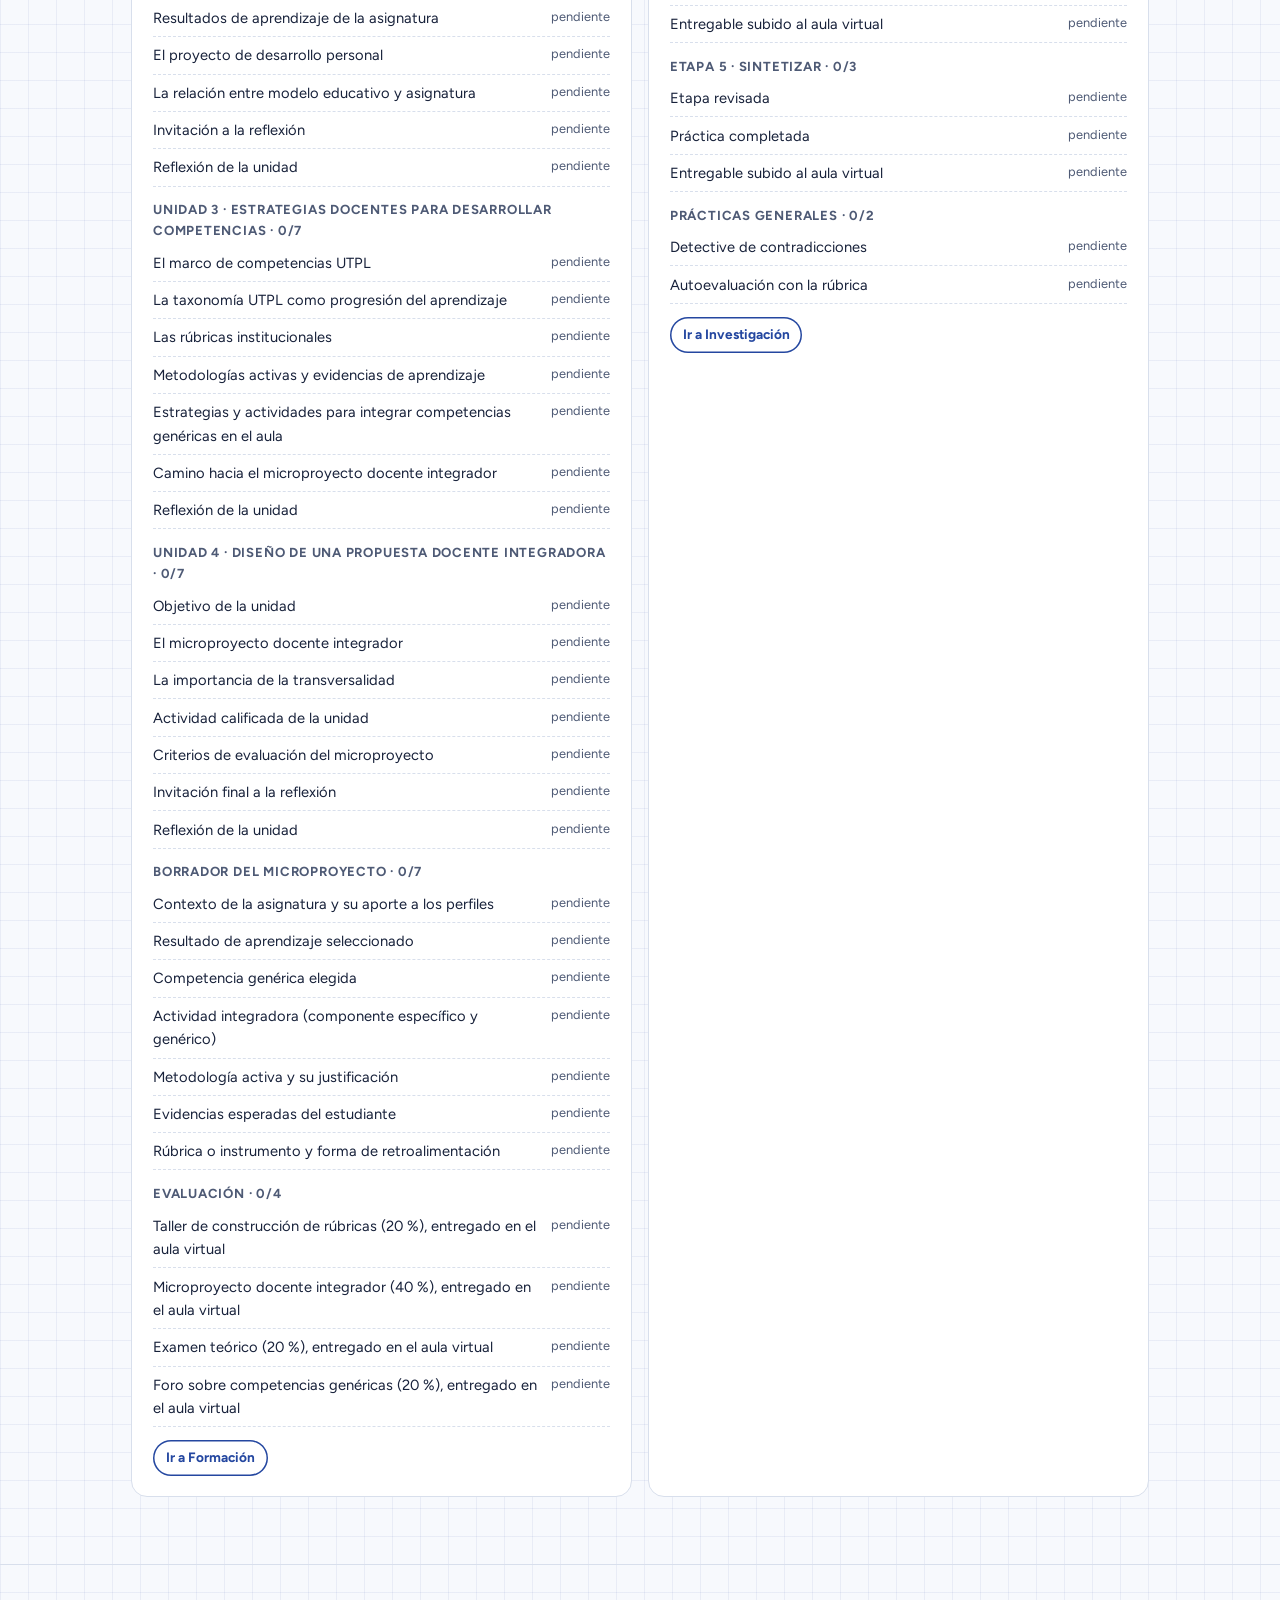
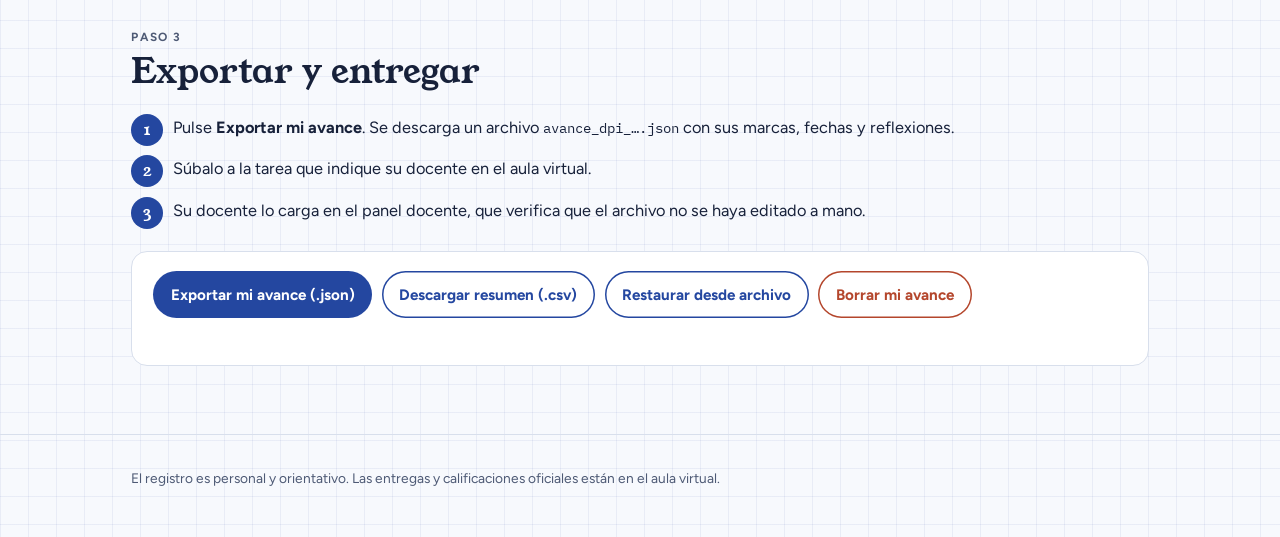
<file: avance.html>
<!doctype html>
<html lang="es">
<head>
<meta charset="utf-8">
<meta name="viewport" content="width=device-width, initial-scale=1, viewport-fit=cover">
<title>Mi avance · Formar e investigar la DPI</title>
<meta name="description" content="Registro personal de avance en las formaciones CHF y Evidencia trazable, con exportación para el aula virtual.">
<link rel="preconnect" href="https://fonts.googleapis.com">
<link rel="preconnect" href="https://fonts.gstatic.com" crossorigin>
<link rel="stylesheet" href="https://fonts.googleapis.com/css2?family=Young+Serif&family=Figtree:wght@400;500;600;700&family=IBM+Plex+Mono:wght@400;500&display=swap">
<link rel="stylesheet" href="assets/estilo.css">
<style>
.hero{padding-block:clamp(2rem,5vw,3.4rem)}
.hero .wrap{display:grid;gap:1rem}
.grid2{display:grid;grid-template-columns:repeat(2,minmax(0,1fr));gap:1rem}
.idform{display:grid;grid-template-columns:repeat(3,minmax(0,1fr));gap:.8rem}
.sum .top-row{display:flex;justify-content:space-between;align-items:baseline;gap:.6rem}
.sum b{font-family:var(--f-display);font-weight:400;font-size:2.4rem;font-variant-numeric:tabular-nums;line-height:1}
.sum.form b{color:var(--form)}
.group{display:grid;gap:.1rem}
.group h4{margin:.8rem 0 .2rem;font-size:.82rem;letter-spacing:.06em;text-transform:uppercase;color:var(--ink-2)}
.item{display:flex;justify-content:space-between;gap:.8rem;padding:.35rem 0;border-bottom:1px dashed var(--rule);font-size:.92rem}
.item .st{white-space:nowrap;font-size:.8rem;color:var(--ink-2)}
.item.done .st{color:var(--ok);font-weight:600}
.actions{display:flex;flex-wrap:wrap;gap:.6rem;align-items:center}
.confirm{display:none;gap:.6rem;align-items:center;flex-wrap:wrap;background:var(--bad-soft);border-radius:12px;padding:.7rem .9rem}
.confirm.on{display:flex}
.steps{counter-reset:s;list-style:none;padding:0;display:grid;gap:.6rem}
.steps li{counter-increment:s;display:grid;grid-template-columns:2rem minmax(0,1fr);gap:.6rem;align-items:start}
.steps li::before{content:counter(s);width:2rem;height:2rem;border-radius:50%;display:grid;place-items:center;background:var(--form);color:var(--on-form);font-family:var(--f-display)}
@media (max-width:900px){ .grid2,.idform{grid-template-columns:minmax(0,1fr)} }
</style>
</head>
<body>
<header class="top"><div class="wrap">
  <a class="brand" href="index.html">Formar e investigar la <b>DPI</b></a>
  <nav aria-label="Sitio"><a href="index.html">Inicio</a><a href="formacion.html">Formación</a><a class="inv" href="investigacion.html">Investigación</a><a href="avance.html" aria-current="page">Mi avance</a><a class="hide-sm" href="docente.html">Docente</a></nav>
</div></header>

<section class="hero"><div class="wrap">
  <span class="eyebrow">Registro personal</span>
  <h1>Mi avance</h1>
  <p class="muted">Aquí se reúne lo que marcó en Formación e Investigación, con la fecha de cada actividad. Todo se guarda solo en este navegador: si cambia de computadora o borra los datos de navegación, use «Restaurar» con su último archivo exportado.</p>
</div></section>

<section class="block"><div class="wrap">
  <div class="head"><span class="eyebrow">Paso 1</span><h2>Identificación</h2><p class="muted small">Se incluye en el archivo que exporta, para que su docente sepa de quién es. No se envía a ningún servidor.</p></div>
  <form class="card idform" id="idf" autocomplete="on">
    <label class="field" for="nom">Nombre completo<input id="nom" type="text" autocomplete="name" placeholder="Nombre y apellidos"></label>
    <label class="field" for="ide">Correo institucional o código<input id="ide" type="text" autocomplete="email" placeholder="usuario@utpl.edu.ec"></label>
    <label class="field" for="gru">Paralelo o grupo<input id="gru" type="text" placeholder="Por ejemplo, Paralelo A · Pareja 3"></label>
    <span class="saved" id="idSaved" style="grid-column:1 / -1"></span>
  </form>
</div></section>

<section class="block"><div class="wrap">
  <div class="head"><span class="eyebrow">Paso 2</span><h2>Resumen y detalle</h2></div>
  <div class="grid2">
    <div class="card sum form"><div class="top-row"><span class="chip form">Formar · CHF</span><b data-pct="formacion">0 %</b></div><div class="bar lg form"><i data-bar="formacion" style="width:0%"></i></div><span class="small muted" data-last="formacion"></span><div id="detF"></div><a class="btn ghost sm" href="formacion.html" style="justify-self:start">Ir a Formación</a></div>
    <div class="card sum inv"><div class="top-row"><span class="chip inv">Investigar · Evidencia trazable</span><b data-pct="investigacion">0 %</b></div><div class="bar lg inv"><i data-bar="investigacion" style="width:0%"></i></div><span class="small muted" data-last="investigacion"></span><div id="detI"></div><a class="btn ghost sm" href="investigacion.html" style="justify-self:start">Ir a Investigación</a></div>
  </div>
</div></section>

<section class="block"><div class="wrap">
  <div class="head"><span class="eyebrow">Paso 3</span><h2>Exportar y entregar</h2></div>
  <ol class="steps">
    <li><span>Pulse <strong>Exportar mi avance</strong>. Se descarga un archivo <span class="mono">avance_dpi_….json</span> con sus marcas, fechas y reflexiones.</span></li>
    <li><span>Súbalo a la tarea que indique su docente en el aula virtual.</span></li>
    <li><span>Su docente lo carga en el panel docente, que verifica que el archivo no se haya editado a mano.</span></li>
  </ol>
  <div class="card">
    <div class="actions">
      <button class="btn form" type="button" id="exp">Exportar mi avance (.json)</button>
      <button class="btn ghost" type="button" id="expCsv">Descargar resumen (.csv)</button>
      <label class="btn ghost" for="imp" style="cursor:pointer">Restaurar desde archivo</label><input id="imp" type="file" accept=".json,application/json" hidden>
      <button class="btn danger" type="button" id="rst">Borrar mi avance</button>
    </div>
    <div class="confirm" id="cfm" role="alert"><span>¿Borrar todo su avance de este navegador? Exporte antes si quiere conservarlo.</span><button class="btn danger sm" type="button" id="cfmYes">Sí, borrar</button><button class="btn ghost sm" type="button" id="cfmNo">Cancelar</button></div>
    <span class="saved" id="expMsg" aria-live="polite"></span>
  </div>
</div></section>

<footer><div class="wrap"><span>El registro es personal y orientativo. Las entregas y calificaciones oficiales están en el aula virtual.</span></div></footer>

<script src="assets/progreso.js"></script>
<script>
(function(){
  "use strict";
  function esc(s){ return String(s).replace(/[&<>"]/g,function(c){return {"&":"&amp;","<":"&lt;",">":"&gt;",'"':"&quot;"}[c];}); }
  function fdate(iso){ try{ return new Date(iso).toLocaleString("es-EC",{dateStyle:"medium",timeStyle:"short"}); }catch(e){ return iso; } }
  var nom=document.getElementById("nom"), ide=document.getElementById("ide"), gru=document.getElementById("gru");
  var st=DPI.load().estudiante; nom.value=st.nombre||""; ide.value=st.id||""; gru.value=st.grupo||"";
  var tm; document.getElementById("idf").addEventListener("input",function(){ clearTimeout(tm); tm=setTimeout(function(){ DPI.setStudent({nombre:nom.value.trim(),id:ide.value.trim(),grupo:gru.value.trim()}); document.getElementById("idSaved").textContent="Guardado ✓"; },400); });
  document.getElementById("idf").addEventListener("submit",function(e){ e.preventDefault(); });

  function detail(track){
    var d=DPI.load(), groups={}, order=[];
    DPI.CATALOG[track].forEach(function(it){ if(!groups[it.group]){ groups[it.group]=[]; order.push(it.group); } groups[it.group].push(it); });
    return order.map(function(g){
      var items=groups[g], n=items.filter(function(it){return d[track][it.id];}).length;
      return '<div class="group"><h4>'+esc(g)+' · '+n+'/'+items.length+'</h4>'+items.map(function(it){ var r=d[track][it.id]; return '<div class="item'+(r?' done':'')+'"><span>'+esc(it.label)+'</span><span class="st">'+(r?'✓ '+fdate(r.at):'pendiente')+'</span></div>'; }).join("")+'</div>';
    }).join("");
  }
  function paint(){
    ["formacion","investigacion"].forEach(function(k){
      var s=DPI.stats(k);
      document.querySelector('[data-pct="'+k+'"]').textContent=s.pct+" %";
      document.querySelector('[data-bar="'+k+'"]').style.width=s.pct+"%";
      document.querySelector('[data-last="'+k+'"]').textContent=s.done?(s.done+" de "+s.total+" actividades · última: "+fdate(s.last)):"Sin actividad todavía";
    });
    document.getElementById("detF").innerHTML=detail("formacion");
    document.getElementById("detI").innerHTML=detail("investigacion");
  }
  paint(); DPI.onChange(paint);

  var msg=document.getElementById("expMsg");
  function slug(s){ return (s||"sin_nombre").normalize("NFD").replace(/[̀-ͯ]/g,"").replace(/[^A-Za-z0-9]+/g,"_").replace(/^_|_$/g,"").toLowerCase(); }
  document.getElementById("exp").addEventListener("click",function(){
    var s=DPI.load().estudiante;
    if(!s.nombre){ msg.style.color="var(--bad)"; msg.textContent="Escriba su nombre en el paso 1 antes de exportar."; nom.focus(); return; }
    DPI.exportData().then(function(p){
      var day=new Date().toISOString().slice(0,10);
      DPI.download("avance_dpi_"+slug(s.nombre)+"_"+day+".json", JSON.stringify(p,null,2));
      msg.style.color="var(--ok)"; msg.textContent="Archivo exportado. Súbalo a la tarea del aula virtual.";
    });
  });
  document.getElementById("expCsv").addEventListener("click",function(){
    var d=DPI.load(), rows=[["formacion","grupo","actividad","estado","fecha"]];
    ["formacion","investigacion"].forEach(function(k){ DPI.CATALOG[k].forEach(function(it){ var r=d[k][it.id]; rows.push([k,it.group,it.label,r?"completada":"pendiente",r?r.at:""]); }); });
    var csv="﻿"+rows.map(function(r){ return r.map(function(c){ return '"'+String(c).replace(/"/g,'""')+'"'; }).join(","); }).join("\n");
    DPI.download("resumen_avance_dpi.csv",csv,"text/csv");
  });
  document.getElementById("imp").addEventListener("change",function(e){
    var f=e.target.files[0]; if(!f) return; var rd=new FileReader();
    rd.onload=function(){ try{ var o=JSON.parse(rd.result); DPI.verify(o).then(function(ok){ DPI.importOwn(o); nom.value=o.estudiante.nombre||""; ide.value=o.estudiante.id||""; gru.value=o.estudiante.grupo||""; msg.style.color=ok?"var(--ok)":"var(--bad)"; msg.textContent=ok?"Avance restaurado.":"Avance restaurado, pero el archivo no pasó la verificación: puede haber sido editado."; }); }catch(err){ msg.style.color="var(--bad)"; msg.textContent="El archivo no es un registro de avance válido."; } };
    rd.readAsText(f); e.target.value="";
  });
  var cfm=document.getElementById("cfm");
  document.getElementById("rst").addEventListener("click",function(){ cfm.classList.add("on"); });
  document.getElementById("cfmNo").addEventListener("click",function(){ cfm.classList.remove("on"); });
  document.getElementById("cfmYes").addEventListener("click",function(){ DPI.reset(); cfm.classList.remove("on"); nom.value=ide.value=gru.value=""; msg.style.color="var(--ink-2)"; msg.textContent="Avance borrado."; });
})();
</script>
</body>
</html>
</file>
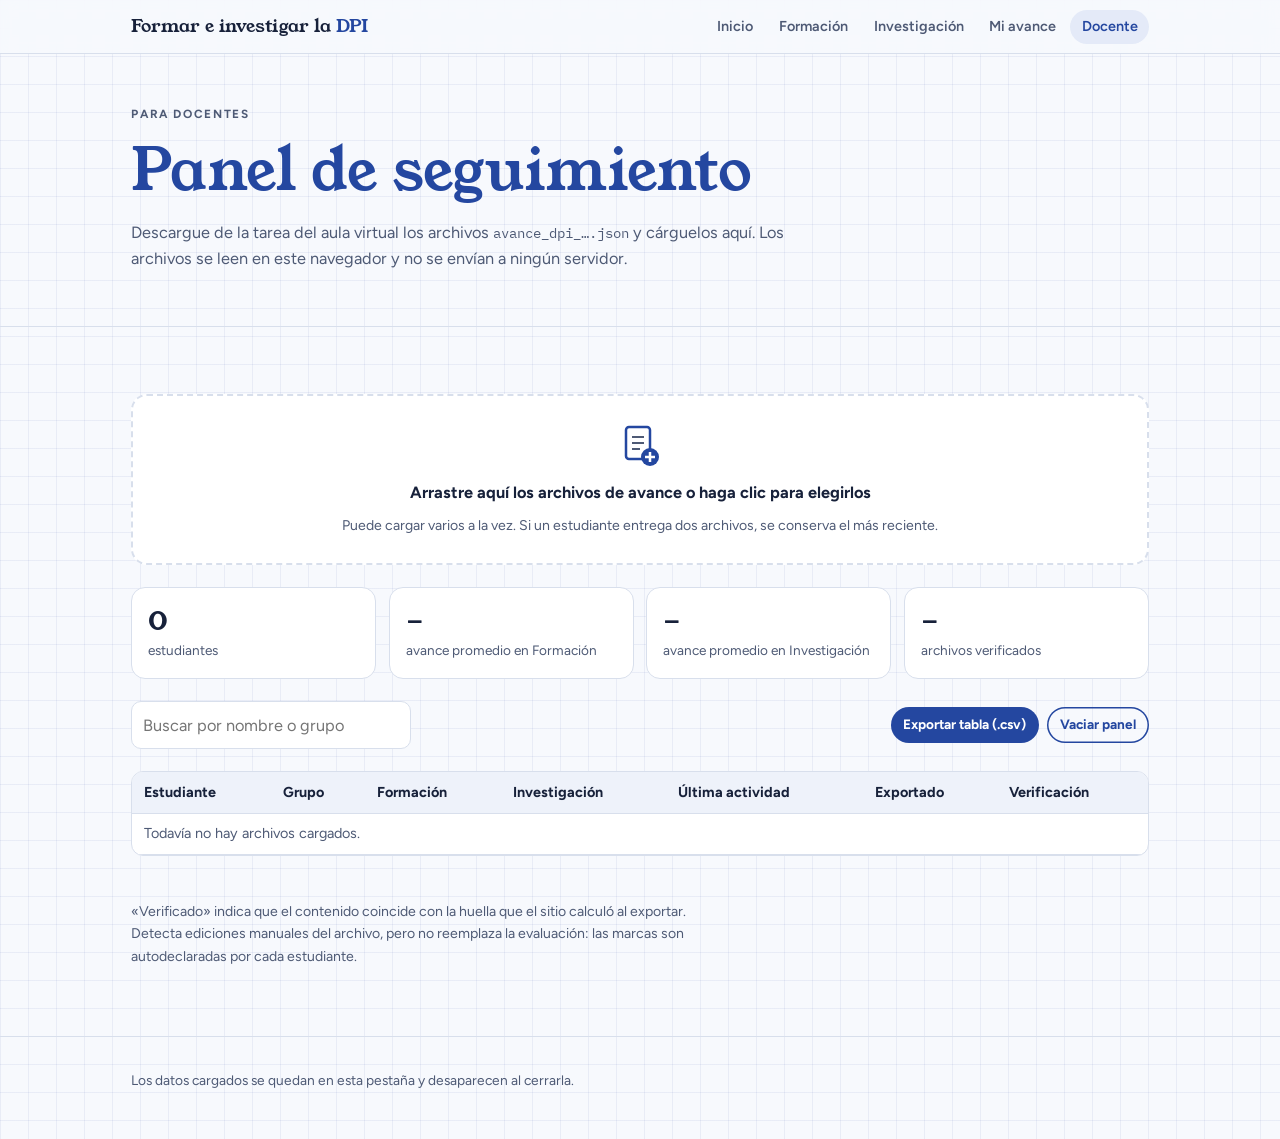
<file: docente.html>
<!doctype html>
<html lang="es">
<head>
<meta charset="utf-8">
<meta name="viewport" content="width=device-width, initial-scale=1, viewport-fit=cover">
<title>Panel docente · Formar e investigar la DPI</title>
<meta name="description" content="Consolida los registros de avance exportados por los estudiantes en las formaciones CHF y Evidencia trazable.">
<link rel="preconnect" href="https://fonts.googleapis.com">
<link rel="preconnect" href="https://fonts.gstatic.com" crossorigin>
<link rel="stylesheet" href="https://fonts.googleapis.com/css2?family=Young+Serif&family=Figtree:wght@400;500;600;700&family=IBM+Plex+Mono:wght@400;500&display=swap">
<link rel="stylesheet" href="assets/estilo.css">
<style>
.hero{padding-block:clamp(2rem,5vw,3.4rem)}
.hero .wrap{display:grid;gap:1rem}
.drop{border:2px dashed var(--rule);border-radius:16px;background:var(--surface);padding:1.6rem;display:grid;gap:.6rem;justify-items:center;text-align:center;transition:border-color .2s, background .2s}
.drop.over{border-color:var(--form);background:var(--form-soft)}
.kpis{display:grid;grid-template-columns:repeat(4,minmax(0,1fr));gap:.8rem}
.kpi{background:var(--surface);border:1px solid var(--rule);border-radius:14px;padding:1rem;display:grid;gap:.25rem}
.kpi b{font-family:var(--f-display);font-weight:400;font-size:2rem;font-variant-numeric:tabular-nums;line-height:1}
.kpi span{font-size:.85rem;color:var(--ink-2)}
.cellbar{display:grid;gap:.25rem;min-width:120px}
.cellbar .bar{height:7px}
.ok-badge{color:var(--ok);font-weight:700} .bad-badge{color:var(--bad);font-weight:700}
tr.sel td{background:var(--form-soft)}
tbody tr{cursor:pointer}
.tools{display:flex;flex-wrap:wrap;gap:.6rem;align-items:center;justify-content:space-between}
.tools input{max-width:280px}
.det{display:grid;grid-template-columns:repeat(2,minmax(0,1fr));gap:1rem}
.det .item{display:flex;justify-content:space-between;gap:.8rem;padding:.3rem 0;border-bottom:1px dashed var(--rule);font-size:.88rem}
.det .item .st{white-space:nowrap;font-size:.78rem;color:var(--ink-2)}
.det .item.done .st{color:var(--ok);font-weight:600}
.det h4{margin:.7rem 0 .2rem;font-size:.8rem;letter-spacing:.06em;text-transform:uppercase;color:var(--ink-2)}
.notes{display:grid;gap:.6rem}
.notes blockquote{margin:0;padding:.6rem .8rem;border-left:3px solid var(--form);background:var(--sunk);border-radius:6px;font-size:.92rem;white-space:pre-wrap}
@media (max-width:900px){ .kpis{grid-template-columns:repeat(2,minmax(0,1fr))} .det{grid-template-columns:minmax(0,1fr)} }
</style>
</head>
<body>
<header class="top"><div class="wrap">
  <a class="brand" href="index.html">Formar e investigar la <b>DPI</b></a>
  <nav aria-label="Sitio"><a href="index.html">Inicio</a><a href="formacion.html">Formación</a><a class="inv" href="investigacion.html">Investigación</a><a href="avance.html">Mi avance</a><a class="hide-sm" href="docente.html" aria-current="page">Docente</a></nav>
</div></header>

<section class="hero"><div class="wrap">
  <span class="eyebrow">Para docentes</span>
  <h1>Panel de seguimiento</h1>
  <p class="muted">Descargue de la tarea del aula virtual los archivos <span class="mono">avance_dpi_….json</span> y cárguelos aquí. Los archivos se leen en este navegador y no se envían a ningún servidor.</p>
</div></section>

<section class="block"><div class="wrap">
  <label class="drop" id="drop" for="files">
    <svg width="48" height="48" viewBox="0 0 48 48" aria-hidden="true"><rect x="10" y="6" width="24" height="32" rx="3" fill="var(--surface)" stroke="var(--form)" stroke-width="2.5"/><path d="M16 16h12M16 22h12M16 28h8" stroke="var(--ink-2)" stroke-width="2"/><circle cx="34" cy="36" r="9" fill="var(--form)"/><path d="M34 31v10M29 36h10" stroke="var(--on-form)" stroke-width="2.5"/></svg>
    <strong>Arrastre aquí los archivos de avance o haga clic para elegirlos</strong>
    <span class="small muted">Puede cargar varios a la vez. Si un estudiante entrega dos archivos, se conserva el más reciente.</span>
    <input id="files" type="file" accept=".json,application/json" multiple hidden>
  </label>
  <div class="kpis">
    <div class="kpi"><b id="kN">0</b><span>estudiantes</span></div>
    <div class="kpi"><b id="kF">–</b><span>avance promedio en Formación</span></div>
    <div class="kpi"><b id="kI">–</b><span>avance promedio en Investigación</span></div>
    <div class="kpi"><b id="kV">–</b><span>archivos verificados</span></div>
  </div>
  <div class="tools">
    <input id="q" type="text" placeholder="Buscar por nombre o grupo" aria-label="Buscar">
    <div style="display:flex;gap:.5rem;flex-wrap:wrap"><button class="btn form sm" type="button" id="csv">Exportar tabla (.csv)</button><button class="btn ghost sm" type="button" id="clr">Vaciar panel</button></div>
  </div>
  <div class="table-wrap"><table>
    <thead><tr><th>Estudiante</th><th>Grupo</th><th>Formación</th><th>Investigación</th><th>Última actividad</th><th>Exportado</th><th>Verificación</th></tr></thead>
    <tbody id="tb"><tr><td colspan="7" class="muted">Todavía no hay archivos cargados.</td></tr></tbody>
  </table></div>
  <div id="detail"></div>
  <p class="small muted">«Verificado» indica que el contenido coincide con la huella que el sitio calculó al exportar. Detecta ediciones manuales del archivo, pero no reemplaza la evaluación: las marcas son autodeclaradas por cada estudiante.</p>
</div></section>

<footer><div class="wrap"><span>Los datos cargados se quedan en esta pestaña y desaparecen al cerrarla.</span></div></footer>

<script src="assets/progreso.js"></script>
<script>
(function(){
  "use strict";
  var recs={}, selKey=null;
  function esc(s){ return String(s==null?"":s).replace(/[&<>"]/g,function(c){return {"&":"&amp;","<":"&lt;",">":"&gt;",'"':"&quot;"}[c];}); }
  function fdate(iso){ if(!iso) return "—"; try{ return new Date(iso).toLocaleString("es-EC",{dateStyle:"medium",timeStyle:"short"}); }catch(e){ return iso; } }
  function key(o){ return ((o.estudiante&&o.estudiante.id)||(o.estudiante&&o.estudiante.nombre)||"?").toLowerCase(); }

  function addFiles(list){
    var ps=Array.prototype.map.call(list,function(f){ return new Promise(function(res){ var r=new FileReader(); r.onload=function(){ try{ var o=JSON.parse(r.result); if(o.sitio!=="Formar e investigar la DPI") throw 0; DPI.verify(o).then(function(ok){ res({o:o,ok:ok,file:f.name}); }); }catch(e){ res({err:f.name}); } }; r.readAsText(f); }); });
    Promise.all(ps).then(function(rs){
      var bad=rs.filter(function(x){return x.err;}).map(function(x){return x.err;});
      rs.forEach(function(x){ if(x.err) return; var k=key(x.o); if(!recs[k] || recs[k].o.generado < x.o.generado) recs[k]=x; });
      render();
      if(bad.length) document.getElementById("detail").innerHTML='<div class="card" style="border-color:var(--bad)"><strong>No se pudieron leer:</strong> '+bad.map(esc).join(", ")+'<span class="small muted">No son archivos de avance de este sitio.</span></div>';
    });
  }
  function rowsArr(){ var q=document.getElementById("q").value.trim().toLowerCase(); return Object.keys(recs).map(function(k){return [k,recs[k]];}).filter(function(p){ var e=p[1].o.estudiante||{}; return !q || (e.nombre+" "+e.grupo+" "+e.id).toLowerCase().indexOf(q)>-1; }).sort(function(a,b){ return (a[1].o.estudiante.nombre||"").localeCompare(b[1].o.estudiante.nombre||""); }); }
  function cell(track,o){ var s=DPI.stats(track,o); return '<div class="cellbar"><span class="mono">'+s.pct+' % · '+s.done+'/'+s.total+'</span><span class="bar '+(track==="formacion"?"form":"inv")+'"><i style="width:'+s.pct+'%"></i></span></div>'; }
  function render(){
    var all=Object.keys(recs).map(function(k){return recs[k];});
    document.getElementById("kN").textContent=all.length;
    function avg(t){ if(!all.length) return "–"; return Math.round(all.reduce(function(a,x){ return a+DPI.stats(t,x.o).pct; },0)/all.length)+" %"; }
    document.getElementById("kF").textContent=avg("formacion"); document.getElementById("kI").textContent=avg("investigacion");
    document.getElementById("kV").textContent=all.length?(all.filter(function(x){return x.ok;}).length+" de "+all.length):"–";
    var rows=rowsArr(), tb=document.getElementById("tb");
    if(!rows.length){ tb.innerHTML='<tr><td colspan="7" class="muted">'+(all.length?"Ningún estudiante coincide con la búsqueda.":"Todavía no hay archivos cargados.")+'</td></tr>'; return; }
    tb.innerHTML=rows.map(function(p){ var o=p[1].o, e=o.estudiante||{}, sf=DPI.stats("formacion",o), si=DPI.stats("investigacion",o), last=[sf.last,si.last].filter(Boolean).sort().pop();
      return '<tr data-k="'+esc(p[0])+'"'+(p[0]===selKey?' class="sel"':'')+'><td><strong>'+esc(e.nombre||"(sin nombre)")+'</strong><br><span class="small muted">'+esc(e.id)+'</span></td><td>'+esc(e.grupo)+'</td><td>'+cell("formacion",o)+'</td><td>'+cell("investigacion",o)+'</td><td class="num">'+fdate(last)+'</td><td class="num">'+fdate(o.generado)+'</td><td>'+(p[1].ok?'<span class="ok-badge">✓ verificado</span>':'<span class="bad-badge">✕ editado o dañado</span>')+'</td></tr>'; }).join("");
  }
  function detail(k){
    var x=recs[k]; if(!x) return; var o=x.o;
    function list(track){ var groups={},order=[]; DPI.CATALOG[track].forEach(function(it){ if(!groups[it.group]){groups[it.group]=[];order.push(it.group);} groups[it.group].push(it); });
      return order.map(function(g){ return '<h4>'+esc(g)+'</h4>'+groups[g].map(function(it){ var r=o[track]&&o[track][it.id]; return '<div class="item'+(r?' done':'')+'"><span>'+esc(it.label)+'</span><span class="st">'+(r?'✓ '+fdate(r.at):'pendiente')+'</span></div>'; }).join(""); }).join(""); }
    var notes=Object.keys(o.notas||{}).filter(function(n){ return o.notas[n].t; }).map(function(n){ var lbl=n.replace(/^f-u(\d)-ref$/,"Reflexión · Unidad $1").replace(/^f-mp-(\d)$/,function(m,i){ return "Microproyecto · "+DPI.MICROPROYECTO[i-1]; }); return '<div><span class="small muted">'+esc(lbl)+' · '+fdate(o.notas[n].at)+'</span><blockquote>'+esc(o.notas[n].t)+'</blockquote></div>'; }).join("");
    document.getElementById("detail").innerHTML='<div class="card"><div class="tools"><h3>'+esc(o.estudiante.nombre)+'</h3><span class="small muted">Archivo: '+esc(x.file)+'</span></div><div class="det"><div><span class="chip form">Formación</span>'+list("formacion")+'</div><div><span class="chip inv">Investigación</span>'+list("investigacion")+'</div></div>'+(notes?'<span class="eyebrow">Reflexiones y borrador</span><div class="notes">'+notes+'</div>':'<span class="small muted">Sin reflexiones registradas.</span>')+'</div>';
  }
  var drop=document.getElementById("drop"), inp=document.getElementById("files");
  inp.addEventListener("change",function(){ addFiles(inp.files); inp.value=""; });
  ["dragenter","dragover"].forEach(function(ev){ drop.addEventListener(ev,function(e){ e.preventDefault(); drop.classList.add("over"); }); });
  ["dragleave","drop"].forEach(function(ev){ drop.addEventListener(ev,function(e){ e.preventDefault(); drop.classList.remove("over"); }); });
  drop.addEventListener("drop",function(e){ if(e.dataTransfer.files.length) addFiles(e.dataTransfer.files); });
  document.getElementById("tb").addEventListener("click",function(e){ var tr=e.target.closest("tr[data-k]"); if(!tr) return; selKey=tr.dataset.k; render(); detail(selKey); });
  document.getElementById("q").addEventListener("input",render);
  document.getElementById("clr").addEventListener("click",function(){ recs={}; selKey=null; document.getElementById("detail").innerHTML=""; render(); });
  document.getElementById("csv").addEventListener("click",function(){
    var head=["nombre","identificador","grupo","formacion_pct","formacion_hechas","formacion_total","investigacion_pct","investigacion_hechas","investigacion_total","ultima_actividad","exportado","verificado"];
    var lines=[head].concat(rowsArr().map(function(p){ var o=p[1].o,e=o.estudiante||{},f=DPI.stats("formacion",o),i=DPI.stats("investigacion",o); return [e.nombre,e.id,e.grupo,f.pct,f.done,f.total,i.pct,i.done,i.total,[f.last,i.last].filter(Boolean).sort().pop()||"",o.generado,p[1].ok?"si":"no"]; }));
    DPI.download("seguimiento_dpi.csv","﻿"+lines.map(function(r){ return r.map(function(c){ return '"'+String(c==null?"":c).replace(/"/g,'""')+'"'; }).join(","); }).join("\n"),"text/csv");
  });
})();
</script>
</body>
</html>
</file>
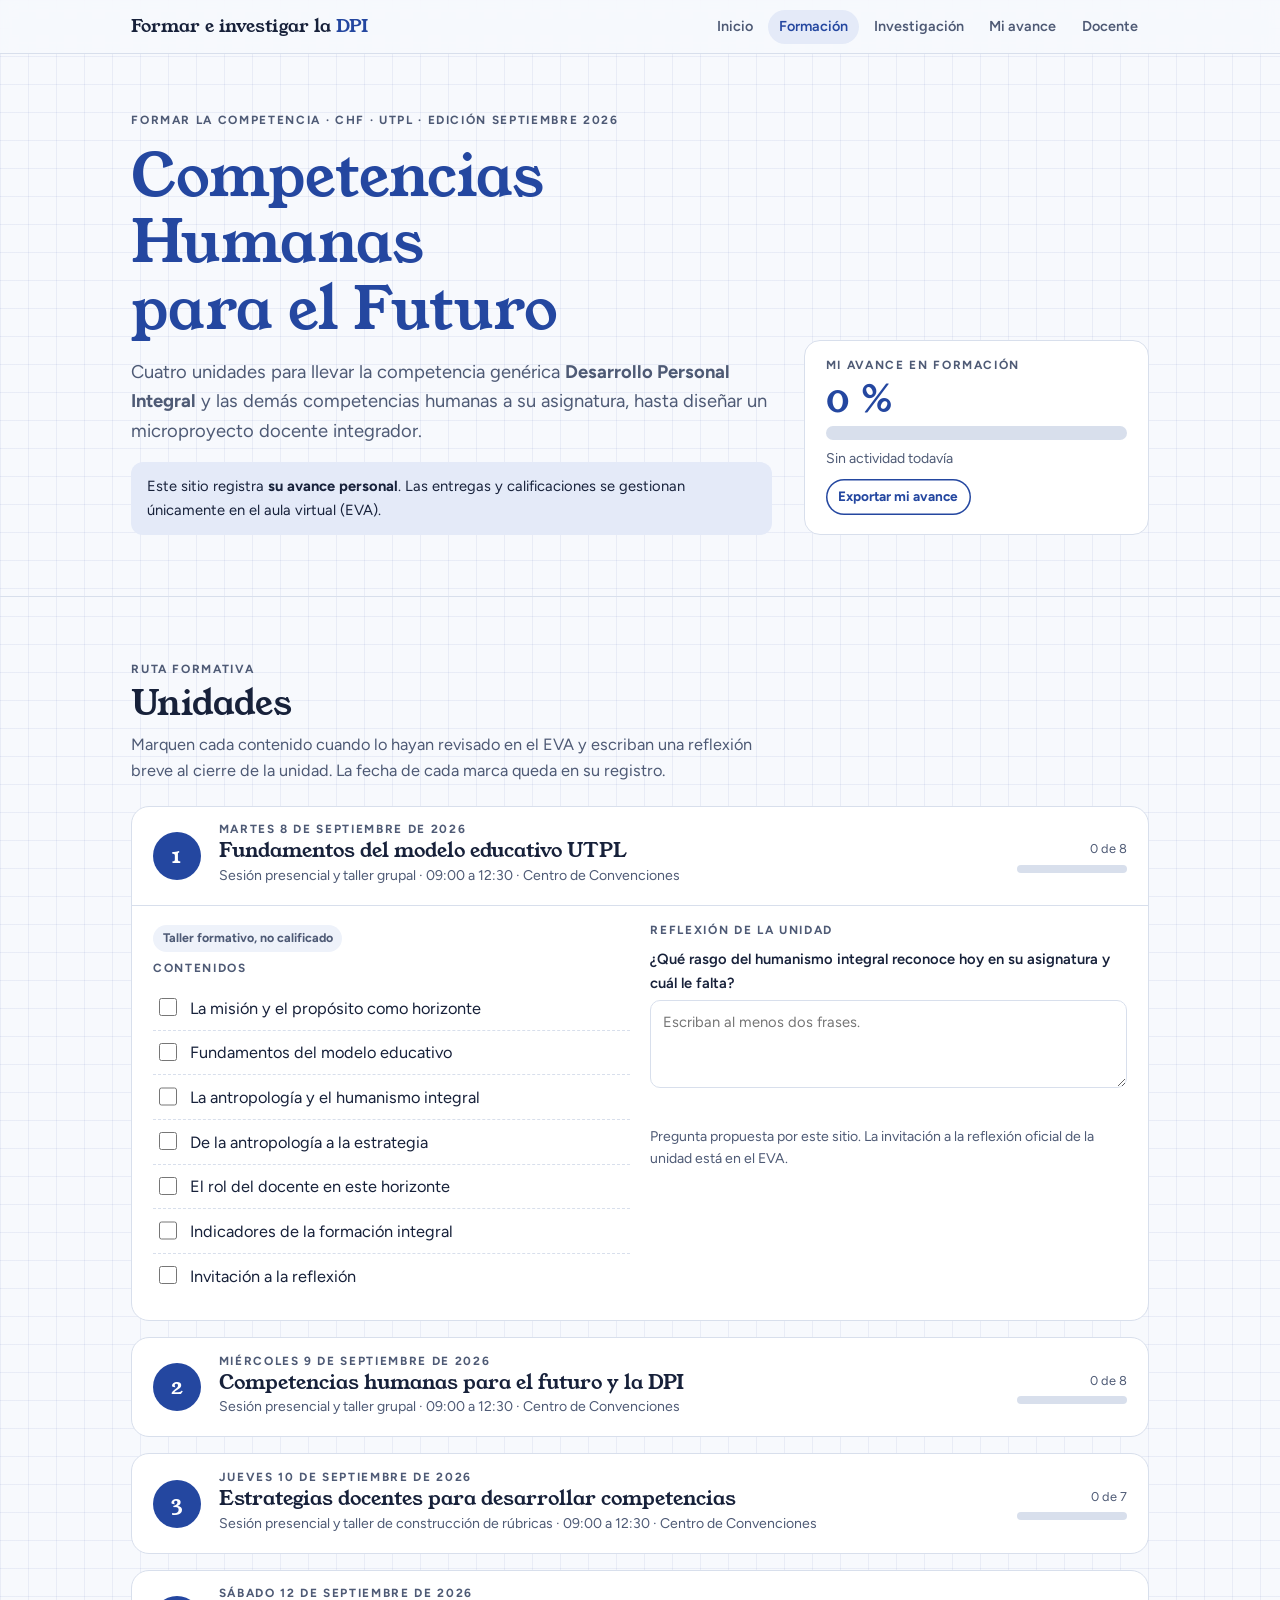
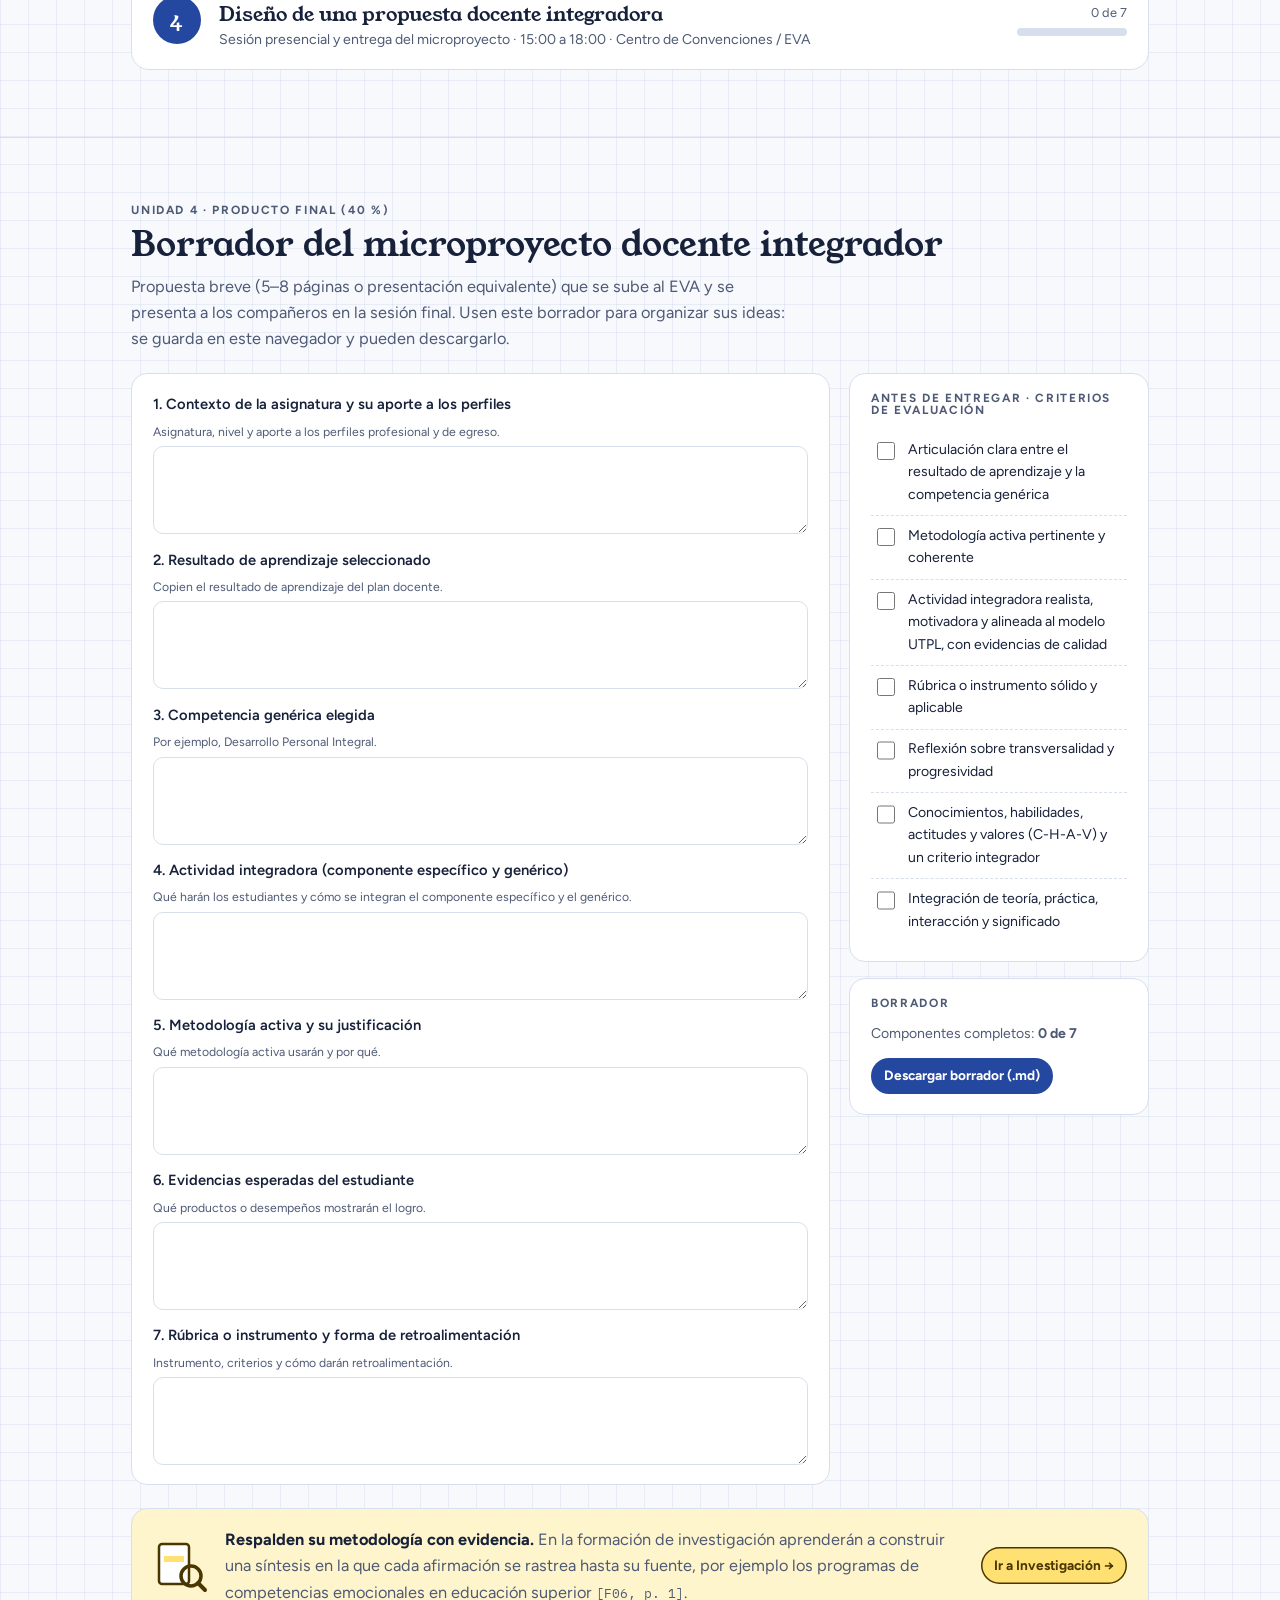
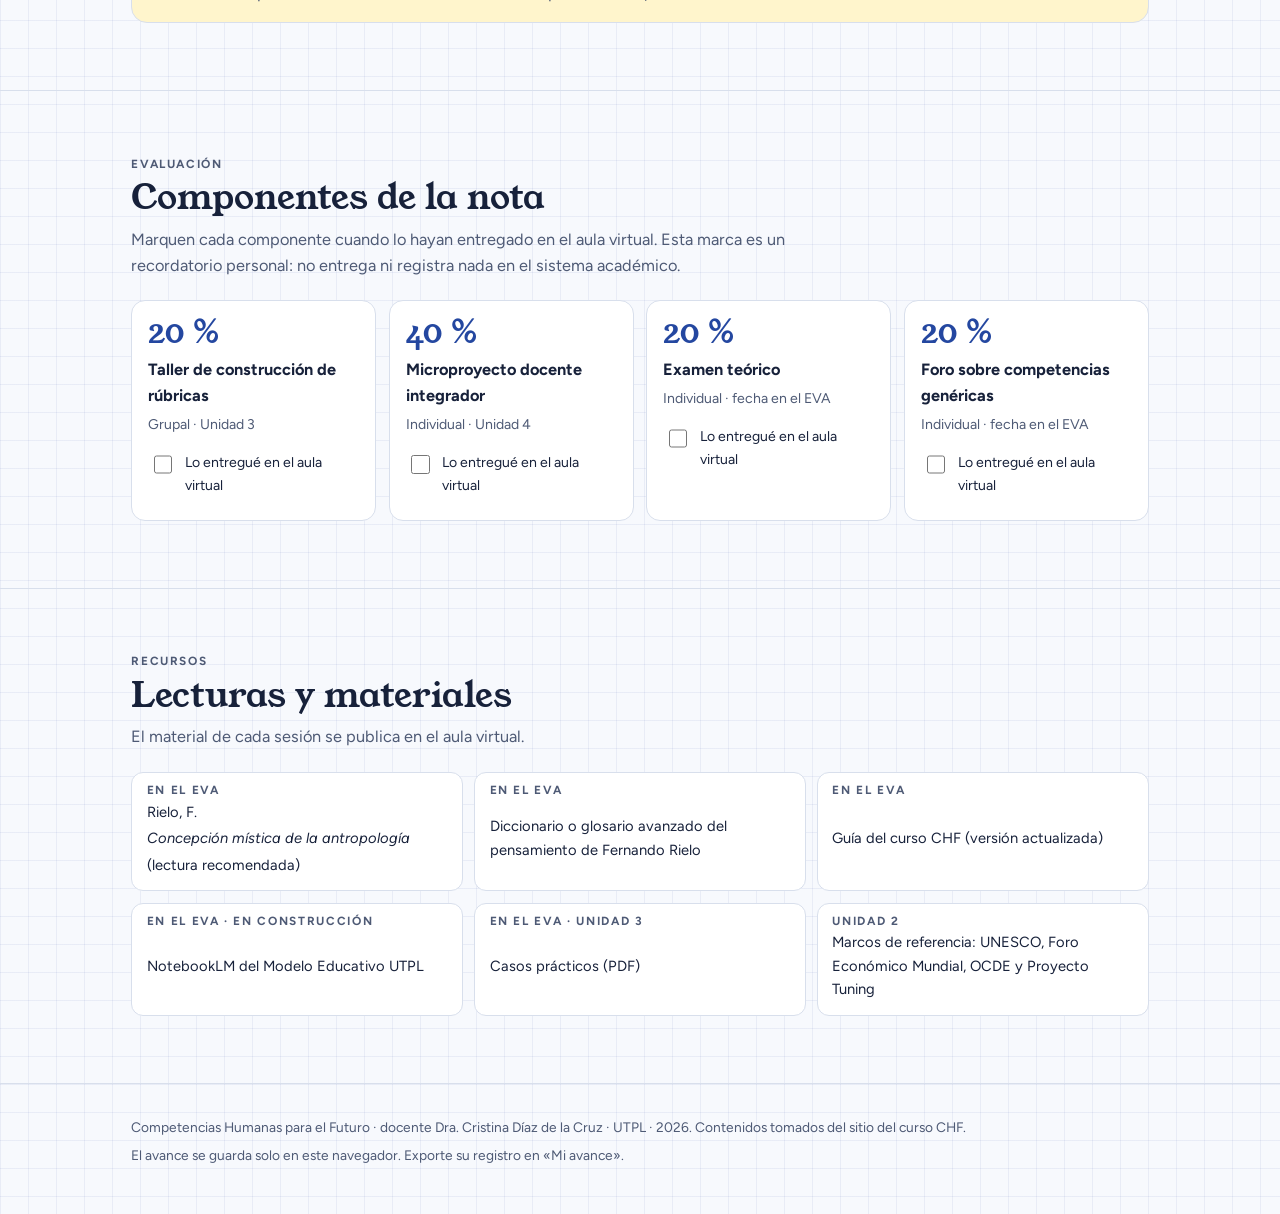
<file: formacion.html>
<!doctype html>
<html lang="es">
<head>
<meta charset="utf-8">
<meta name="viewport" content="width=device-width, initial-scale=1, viewport-fit=cover">
<title>Competencias Humanas para el Futuro · Formar la DPI</title>
<meta name="description" content="Formación docente CHF: cuatro unidades para desarrollar la competencia genérica UTPL Desarrollo Personal Integral, con registro de avance.">
<link rel="preconnect" href="https://fonts.googleapis.com">
<link rel="preconnect" href="https://fonts.gstatic.com" crossorigin>
<link rel="stylesheet" href="https://fonts.googleapis.com/css2?family=Young+Serif&family=Figtree:wght@400;500;600;700&family=IBM+Plex+Mono:wght@400;500&display=swap">
<link rel="stylesheet" href="assets/estilo.css">
<style>
.hero{padding-block:clamp(2rem,5vw,3.8rem)}
.hero .wrap{display:grid;grid-template-columns:minmax(0,1.3fr) minmax(0,.7fr);gap:2rem;align-items:end}
.hero .lede{font-size:1.15rem;color:var(--ink-2)}
.status{display:grid;gap:.5rem}
.status b{font-family:var(--f-display);font-weight:400;font-size:2.4rem;color:var(--form);font-variant-numeric:tabular-nums;line-height:1}
.note{background:var(--form-soft);border-radius:12px;padding:.8rem 1rem;font-size:.92rem;max-width:none}
.units{display:grid;gap:1rem}
details.unit{background:var(--surface);border:1px solid var(--rule);border-radius:18px;overflow:hidden}
details.unit > summary{list-style:none;cursor:pointer;display:grid;grid-template-columns:auto minmax(0,1fr) auto;gap:1.1rem;align-items:center;padding:1.1rem 1.3rem}
details.unit > summary::-webkit-details-marker{display:none}
.unum{width:3rem;height:3rem;border-radius:50%;display:grid;place-items:center;background:var(--form);color:var(--on-form);font-family:var(--f-display);font-size:1.4rem}
.utitle{display:grid;gap:.2rem;min-width:0}
.utitle h3{font-size:1.25rem}
.uprog{display:grid;gap:.3rem;justify-items:end;min-width:110px;font-size:.8rem;color:var(--ink-2)}
.uprog .bar{width:110px}
details.unit[open] > summary{border-bottom:1px solid var(--rule)}
.ubody{display:grid;grid-template-columns:minmax(0,1fr) minmax(0,1fr);gap:1.3rem;padding:1.2rem 1.3rem 1.4rem}
.ubody .col{display:grid;gap:.7rem;align-content:start;min-width:0}
.tag-cal{display:inline-flex;gap:.35rem;font-size:.78rem;font-weight:700;padding:.2rem .6rem;border-radius:999px;background:var(--mark);color:var(--mark-ink)}
.tag-free{display:inline-flex;font-size:.78rem;font-weight:700;padding:.2rem .6rem;border-radius:999px;background:var(--sunk);color:var(--ink-2)}
.mp{display:grid;grid-template-columns:minmax(0,1.4fr) minmax(0,.6fr);gap:1.2rem}
.mp-fields{display:grid;gap:.9rem}
.mp-fields .field small{font-weight:400;color:var(--ink-2)}
.mp-side{display:grid;gap:1rem;align-content:start}
.bridge{display:grid;grid-template-columns:auto minmax(0,1fr) auto;gap:1rem;align-items:center;background:var(--mark-soft);border:1px solid var(--rule);border-radius:16px;padding:1.1rem 1.3rem}
.bridge svg{width:56px;height:56px}
.res{display:grid;grid-template-columns:repeat(auto-fill,minmax(250px,1fr));gap:.7rem;list-style:none;padding:0}
.res li{background:var(--surface);border:1px solid var(--rule);border-radius:12px;padding:.8rem .9rem;font-size:.92rem;display:grid;gap:.2rem}
.evs{display:grid;grid-template-columns:repeat(4,minmax(0,1fr));gap:.8rem}
.ev{background:var(--surface);border:1px solid var(--rule);border-radius:14px;padding:1rem;display:grid;gap:.4rem;align-content:start}
.ev b{font-family:var(--f-display);font-weight:400;font-size:2rem;color:var(--form);line-height:1}
@media (max-width:900px){
  .hero .wrap,.ubody,.mp,.bridge{grid-template-columns:minmax(0,1fr)}
  .evs{grid-template-columns:repeat(2,minmax(0,1fr))}
  details.unit > summary{grid-template-columns:auto minmax(0,1fr)}
  .uprog{grid-column:1 / -1;justify-items:start}
}
</style>
</head>
<body>
<header class="top"><div class="wrap">
  <a class="brand" href="index.html">Formar e investigar la <b>DPI</b></a>
  <nav aria-label="Sitio"><a href="index.html">Inicio</a><a href="formacion.html" aria-current="page">Formación</a><a class="inv" href="investigacion.html">Investigación</a><a href="avance.html">Mi avance</a><a class="hide-sm" href="docente.html">Docente</a></nav>
</div></header>

<section class="hero"><div class="wrap">
  <div style="display:grid;gap:1rem">
    <span class="eyebrow">Formar la competencia · CHF · UTPL · edición septiembre 2026</span>
    <h1>Competencias Humanas para el Futuro</h1>
    <p class="lede">Cuatro unidades para llevar la competencia genérica <strong>Desarrollo Personal Integral</strong> y las demás competencias humanas a su asignatura, hasta diseñar un microproyecto docente integrador.</p>
    <p class="note">Este sitio registra <strong>su avance personal</strong>. Las entregas y calificaciones se gestionan únicamente en el aula virtual (EVA).</p>
  </div>
  <div class="card status">
    <span class="eyebrow">Mi avance en Formación</span>
    <b data-pct="formacion">0 %</b>
    <div class="bar lg form"><i data-bar="formacion" style="width:0%"></i></div>
    <span class="muted small" data-last="formacion">Sin actividad todavía</span>
    <a class="btn ghost sm" href="avance.html" style="justify-self:start">Exportar mi avance</a>
  </div>
</div></section>

<section class="block" id="unidades"><div class="wrap">
  <div class="head"><span class="eyebrow">Ruta formativa</span><h2>Unidades</h2>
    <p class="muted">Marquen cada contenido cuando lo hayan revisado en el EVA y escriban una reflexión breve al cierre de la unidad. La fecha de cada marca queda en su registro.</p></div>
  <div class="units" id="units"></div>
</div></section>

<section class="block" id="microproyecto"><div class="wrap">
  <div class="head"><span class="eyebrow">Unidad 4 · Producto final (40 %)</span><h2>Borrador del microproyecto docente integrador</h2>
    <p class="muted">Propuesta breve (5–8 páginas o presentación equivalente) que se sube al EVA y se presenta a los compañeros en la sesión final. Usen este borrador para organizar sus ideas: se guarda en este navegador y pueden descargarlo.</p></div>
  <div class="mp">
    <div class="card mp-fields" id="mpFields"></div>
    <div class="mp-side">
      <div class="card">
        <span class="eyebrow">Antes de entregar · criterios de evaluación</span>
        <div id="crit"></div>
      </div>
      <div class="card">
        <span class="eyebrow">Borrador</span>
        <p class="small muted">Componentes completos: <strong id="mpCount">0 de 7</strong></p>
        <button class="btn form sm" type="button" id="mpDl" style="justify-self:start">Descargar borrador (.md)</button>
      </div>
    </div>
  </div>
  <div class="bridge">
    <svg viewBox="0 0 56 56" aria-hidden="true"><rect x="6" y="6" width="30" height="40" rx="3" fill="var(--surface)" stroke="var(--mark-ink)" stroke-width="2.5"/><rect x="11" y="18" width="20" height="6" fill="var(--mark)"/><circle cx="38" cy="38" r="10" fill="none" stroke="var(--mark-ink)" stroke-width="3.5"/><path d="M45 45l7 7" stroke="var(--mark-ink)" stroke-width="4" stroke-linecap="round"/></svg>
    <div><strong>Respalden su metodología con evidencia.</strong> <span class="muted">En la formación de investigación aprenderán a construir una síntesis en la que cada afirmación se rastrea hasta su fuente, por ejemplo los programas de competencias emocionales en educación superior <span class="cite">[F06, p. 1]</span>.</span></div>
    <a class="btn inv sm" href="investigacion.html">Ir a Investigación →</a>
  </div>
</div></section>

<section class="block" id="evaluacion"><div class="wrap">
  <div class="head"><span class="eyebrow">Evaluación</span><h2>Componentes de la nota</h2>
    <p class="muted">Marquen cada componente cuando lo hayan entregado en el aula virtual. Esta marca es un recordatorio personal: no entrega ni registra nada en el sistema académico.</p></div>
  <div class="evs" id="evs"></div>
</div></section>

<section class="block" id="recursos"><div class="wrap">
  <div class="head"><span class="eyebrow">Recursos</span><h2>Lecturas y materiales</h2><p class="muted">El material de cada sesión se publica en el aula virtual.</p></div>
  <ul class="res">
    <li><span class="eyebrow">En el EVA</span>Rielo, F. <em>Concepción mística de la antropología</em> (lectura recomendada)</li>
    <li><span class="eyebrow">En el EVA</span>Diccionario o glosario avanzado del pensamiento de Fernando Rielo</li>
    <li><span class="eyebrow">En el EVA</span>Guía del curso CHF (versión actualizada)</li>
    <li><span class="eyebrow">En el EVA · en construcción</span>NotebookLM del Modelo Educativo UTPL</li>
    <li><span class="eyebrow">En el EVA · Unidad 3</span>Casos prácticos (PDF)</li>
    <li><span class="eyebrow">Unidad 2</span>Marcos de referencia: UNESCO, Foro Económico Mundial, OCDE y Proyecto Tuning</li>
  </ul>
</div></section>

<footer><div class="wrap">
  <span>Competencias Humanas para el Futuro · docente Dra. Cristina Díaz de la Cruz · UTPL · 2026. Contenidos tomados del sitio del curso CHF.</span>
  <span>El avance se guarda solo en este navegador. Exporte su registro en «Mi avance».</span>
</div></footer>

<script src="assets/progreso.js"></script>
<script>
(function(){
  "use strict";
  var META = {
    u1:{fecha:"Martes 8 de septiembre de 2026", ses:"Sesión presencial y taller grupal · 09:00 a 12:30 · Centro de Convenciones", cal:null, q:"¿Qué rasgo del humanismo integral reconoce hoy en su asignatura y cuál le falta?"},
    u2:{fecha:"Miércoles 9 de septiembre de 2026", ses:"Sesión presencial y taller grupal · 09:00 a 12:30 · Centro de Convenciones", cal:null, q:"¿Qué niveles o ámbitos de la DPI trabaja más en su asignatura y cuáles casi no aparecen?"},
    u3:{fecha:"Jueves 10 de septiembre de 2026", ses:"Sesión presencial y taller de construcción de rúbricas · 09:00 a 12:30 · Centro de Convenciones", cal:"Taller de rúbricas · 20 %", q:"¿Qué evidencia le mostraría que un estudiante progresó en la DPI?"},
    u4:{fecha:"Sábado 12 de septiembre de 2026", ses:"Sesión presencial y entrega del microproyecto · 15:00 a 18:00 · Centro de Convenciones / EVA", cal:"Microproyecto · 40 %", q:"¿Cómo asegura su propuesta la transversalidad y la progresión de la competencia?"}
  };
  function fmt(iso){ try{ return new Date(iso).toLocaleDateString("es-EC",{day:"numeric",month:"short"}); }catch(e){ return ""; } }
  function esc(s){ return String(s).replace(/[&<>"]/g,function(c){return {"&":"&amp;","<":"&lt;",">":"&gt;",'"':"&quot;"}[c];}); }

  /* unidades */
  var unitsEl=document.getElementById("units");
  DPI.UNIDADES.forEach(function(u,ix){
    var m=META[u.id], d=document.createElement("details"); d.className="unit"; if(ix===0) d.open=true;
    var rows=u.c.map(function(c,i){ var id="f-"+u.id+"-c"+(i+1); return '<label class="checkrow"><input type="checkbox" data-id="'+id+'"><span>'+esc(c)+'</span><span class="when" data-when="'+id+'"></span></label>'; }).join("");
    d.innerHTML='<summary><span class="unum">'+(ix+1)+'</span><span class="utitle"><span class="eyebrow">'+m.fecha+'</span><h3>'+esc(u.t.replace(/^Unidad \d · /,""))+'</h3><span class="small muted">'+m.ses+'</span></span>'+
      '<span class="uprog"><span data-u="'+u.id+'">0 de '+(u.c.length+1)+'</span><span class="bar form"><i data-ubar="'+u.id+'" style="width:0%"></i></span></span></summary>'+
      '<div class="ubody"><div class="col"><div style="display:flex;gap:.5rem;flex-wrap:wrap">'+(m.cal?'<span class="tag-cal">'+m.cal+'</span>':'<span class="tag-free">Taller formativo, no calificado</span>')+'</div><span class="eyebrow">Contenidos</span><div>'+rows+'</div></div>'+
      '<div class="col"><span class="eyebrow">Reflexión de la unidad</span><label class="field" for="ref-'+u.id+'">'+esc(m.q)+'<textarea id="ref-'+u.id+'" data-ref="'+u.id+'" placeholder="Escriban al menos dos frases."></textarea></label><span class="saved" data-saved="'+u.id+'"></span>'+
      '<p class="small muted">Pregunta propuesta por este sitio. La invitación a la reflexión oficial de la unidad está en el EVA.</p></div></div>';
    unitsEl.appendChild(d);
  });
  unitsEl.addEventListener("change",function(e){ var id=e.target.dataset.id; if(id) DPI.mark("formacion",id,e.target.checked); });
  var timers={};
  unitsEl.addEventListener("input",function(e){
    var u=e.target.dataset.ref; if(!u) return;
    clearTimeout(timers[u]); timers[u]=setTimeout(function(){
      var v=e.target.value.trim(); DPI.note("f-"+u+"-ref",v); DPI.mark("formacion","f-"+u+"-ref", v.length>=40);
      document.querySelector('[data-saved="'+u+'"]').textContent = v.length>=40 ? "Guardado ✓ · cuenta como reflexión completa" : (v ? "Guardado · escriban un poco más (mínimo 40 caracteres)" : "");
    },500);
  });
  DPI.UNIDADES.forEach(function(u){ var t=document.getElementById("ref-"+u.id); t.value=DPI.note("f-"+u.id+"-ref")||""; });

  /* microproyecto */
  var HINT=["Asignatura, nivel y aporte a los perfiles profesional y de egreso.","Copien el resultado de aprendizaje del plan docente.","Por ejemplo, Desarrollo Personal Integral.","Qué harán los estudiantes y cómo se integran el componente específico y el genérico.","Qué metodología activa usarán y por qué.","Qué productos o desempeños mostrarán el logro.","Instrumento, criterios y cómo darán retroalimentación."];
  var mpEl=document.getElementById("mpFields");
  DPI.MICROPROYECTO.forEach(function(c,i){
    var id="f-mp-"+(i+1), lab=document.createElement("label"); lab.className="field"; lab.setAttribute("for","mp"+(i+1));
    lab.innerHTML=(i+1)+'. '+esc(c)+' <small>'+HINT[i]+'</small><textarea id="mp'+(i+1)+'" data-mp="'+(i+1)+'"></textarea>';
    mpEl.appendChild(lab); lab.querySelector("textarea").value=DPI.note(id)||"";
  });
  var mpT={};
  mpEl.addEventListener("input",function(e){ var k=e.target.dataset.mp; if(!k) return; clearTimeout(mpT[k]); mpT[k]=setTimeout(function(){ var v=e.target.value.trim(); DPI.note("f-mp-"+k,v); DPI.mark("formacion","f-mp-"+k, v.length>=20); },500); });
  var CR=["Articulación clara entre el resultado de aprendizaje y la competencia genérica","Metodología activa pertinente y coherente","Actividad integradora realista, motivadora y alineada al modelo UTPL, con evidencias de calidad","Rúbrica o instrumento sólido y aplicable","Reflexión sobre transversalidad y progresividad","Conocimientos, habilidades, actitudes y valores (C-H-A-V) y un criterio integrador","Integración de teoría, práctica, interacción y significado"];
  document.getElementById("crit").innerHTML=CR.map(function(c,i){ return '<label class="checkrow"><input type="checkbox" data-cr="'+i+'"><span class="small">'+c+'</span></label>'; }).join("");
  var crKey="dpi-criterios"; var crs={}; try{ crs=JSON.parse(localStorage.getItem(crKey)||"{}"); }catch(e){}
  document.querySelectorAll("[data-cr]").forEach(function(x){ x.checked=!!crs[x.dataset.cr]; x.addEventListener("change",function(){ crs[x.dataset.cr]=x.checked; try{ localStorage.setItem(crKey,JSON.stringify(crs)); }catch(e){} }); });
  document.getElementById("mpDl").addEventListener("click",function(){
    var s=DPI.load().estudiante, md="# Borrador del microproyecto docente integrador\n\n"+(s.nombre?"**Autor/a:** "+s.nombre+"\n\n":"")+"_Generado el "+new Date().toLocaleString("es-EC")+"_\n\n";
    DPI.MICROPROYECTO.forEach(function(c,i){ md+="## "+(i+1)+". "+c+"\n\n"+(DPI.note("f-mp-"+(i+1))||"_Pendiente_")+"\n\n"; });
    DPI.download("microproyecto_borrador.md", md, "text/markdown");
  });

  /* evaluación */
  var PCT={taller:"20 %",micro:"40 %",examen:"20 %",foro:"20 %"}, MOD={taller:"Grupal · Unidad 3",micro:"Individual · Unidad 4",examen:"Individual · fecha en el EVA",foro:"Individual · fecha en el EVA"};
  document.getElementById("evs").innerHTML=DPI.EVALUACION.map(function(e){ var id="f-ev-"+e[0]; return '<div class="ev"><b>'+PCT[e[0]]+'</b><strong>'+esc(e[1].replace(/ \(\d+ %\)/,""))+'</strong><span class="small muted">'+MOD[e[0]]+'</span><label class="checkrow" style="border:0;padding-bottom:0"><input type="checkbox" data-id="'+id+'"><span class="small">Lo entregué en el aula virtual</span></label><span class="when small" data-when="'+id+'"></span></div>'; }).join("");
  document.getElementById("evs").addEventListener("change",function(e){ var id=e.target.dataset.id; if(id) DPI.mark("formacion",id,e.target.checked); });

  /* pintar estado */
  function paint(){
    var d=DPI.load();
    document.querySelectorAll("input[data-id]").forEach(function(x){ x.checked=!!d.formacion[x.dataset.id]; });
    document.querySelectorAll("[data-when]").forEach(function(x){ var r=d.formacion[x.dataset.when]; x.textContent=r?("✓ "+fmt(r.at)):""; });
    DPI.UNIDADES.forEach(function(u){
      var ids=u.c.map(function(c,i){return "f-"+u.id+"-c"+(i+1);}).concat(["f-"+u.id+"-ref"]), n=ids.filter(function(id){return d.formacion[id];}).length;
      document.querySelector('[data-u="'+u.id+'"]').textContent=n+" de "+ids.length;
      document.querySelector('[data-ubar="'+u.id+'"]').style.width=Math.round(n*100/ids.length)+"%";
    });
    var mp=DPI.MICROPROYECTO.filter(function(c,i){return d.formacion["f-mp-"+(i+1)];}).length; document.getElementById("mpCount").textContent=mp+" de 7";
    var s=DPI.stats("formacion");
    document.querySelectorAll('[data-pct="formacion"]').forEach(function(e){ e.textContent=s.pct+" %"; });
    document.querySelectorAll('[data-bar="formacion"]').forEach(function(e){ e.style.width=s.pct+"%"; });
    document.querySelectorAll('[data-last="formacion"]').forEach(function(e){ e.textContent=s.done?(s.done+" de "+s.total+" actividades · última: "+new Date(s.last).toLocaleString("es-EC",{dateStyle:"medium",timeStyle:"short"})):"Sin actividad todavía"; });
  }
  paint(); DPI.onChange(paint);
})();
</script>
</body>
</html>
</file>
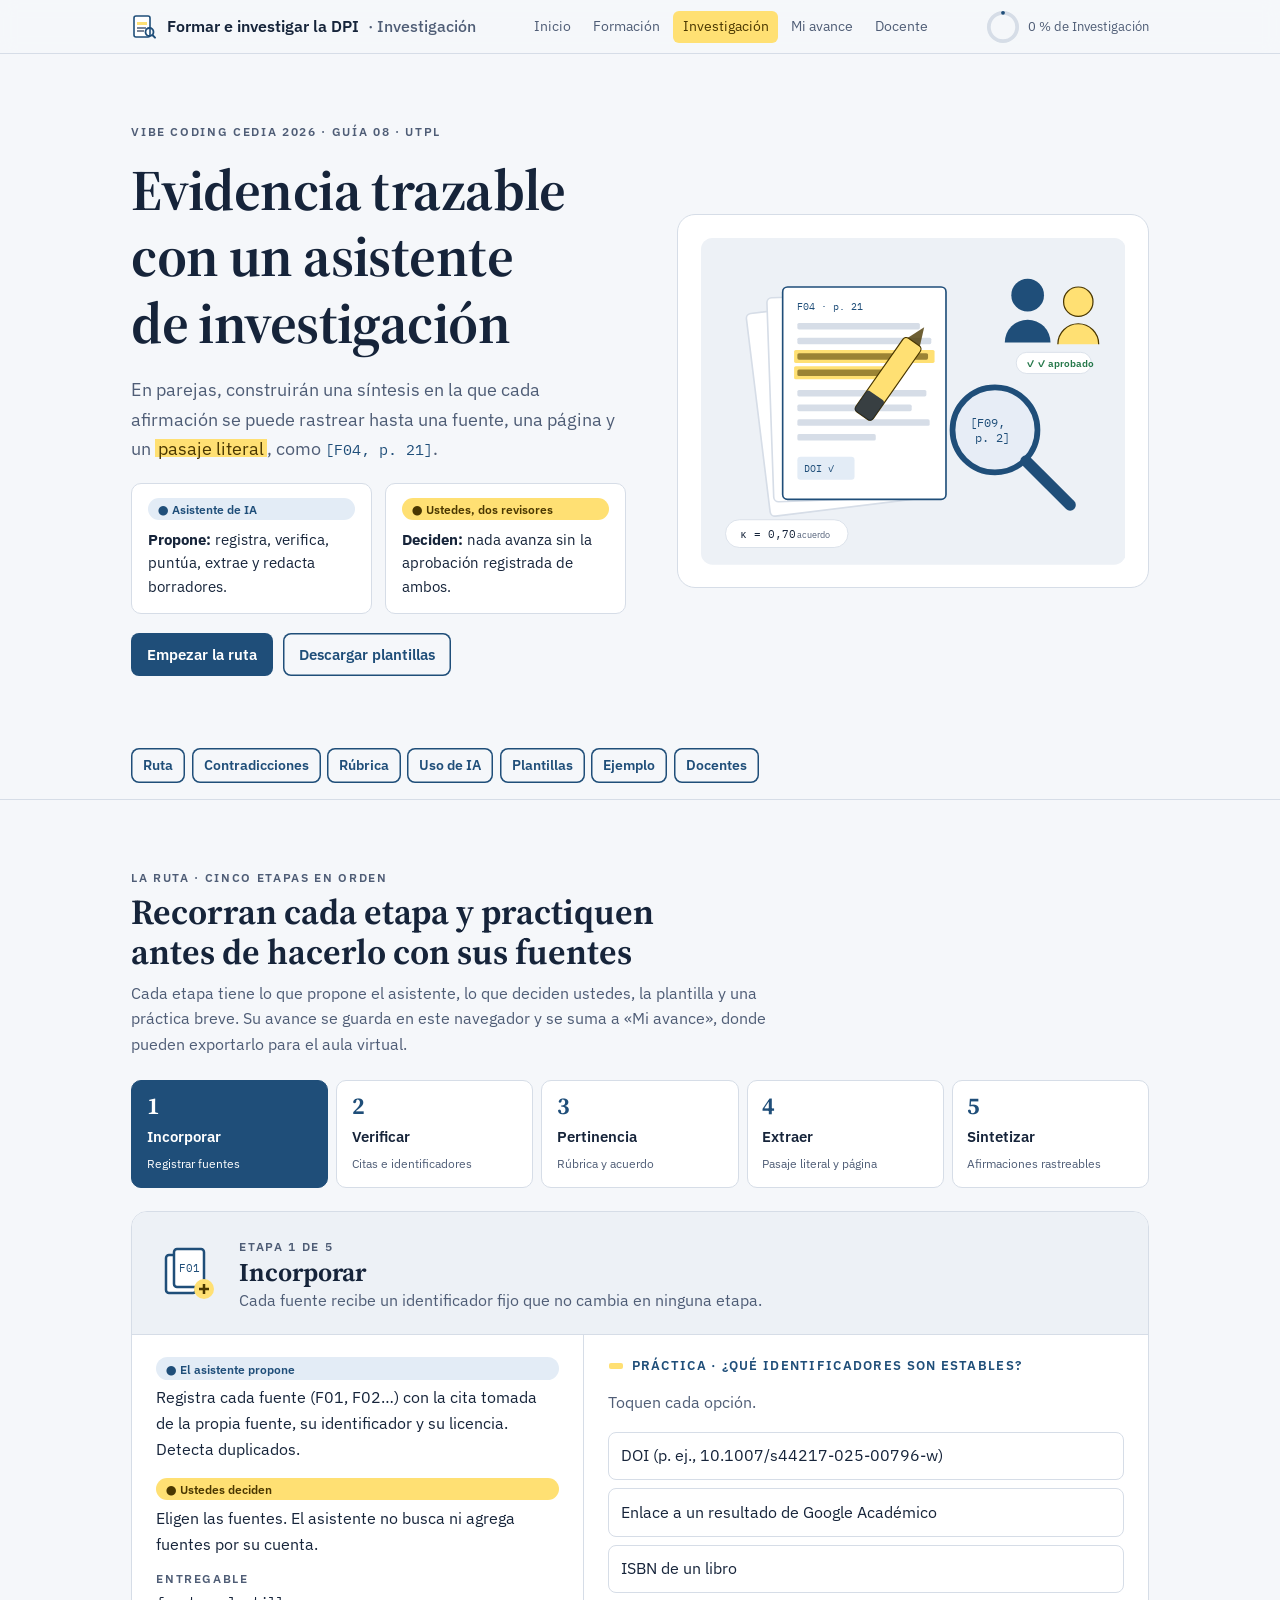
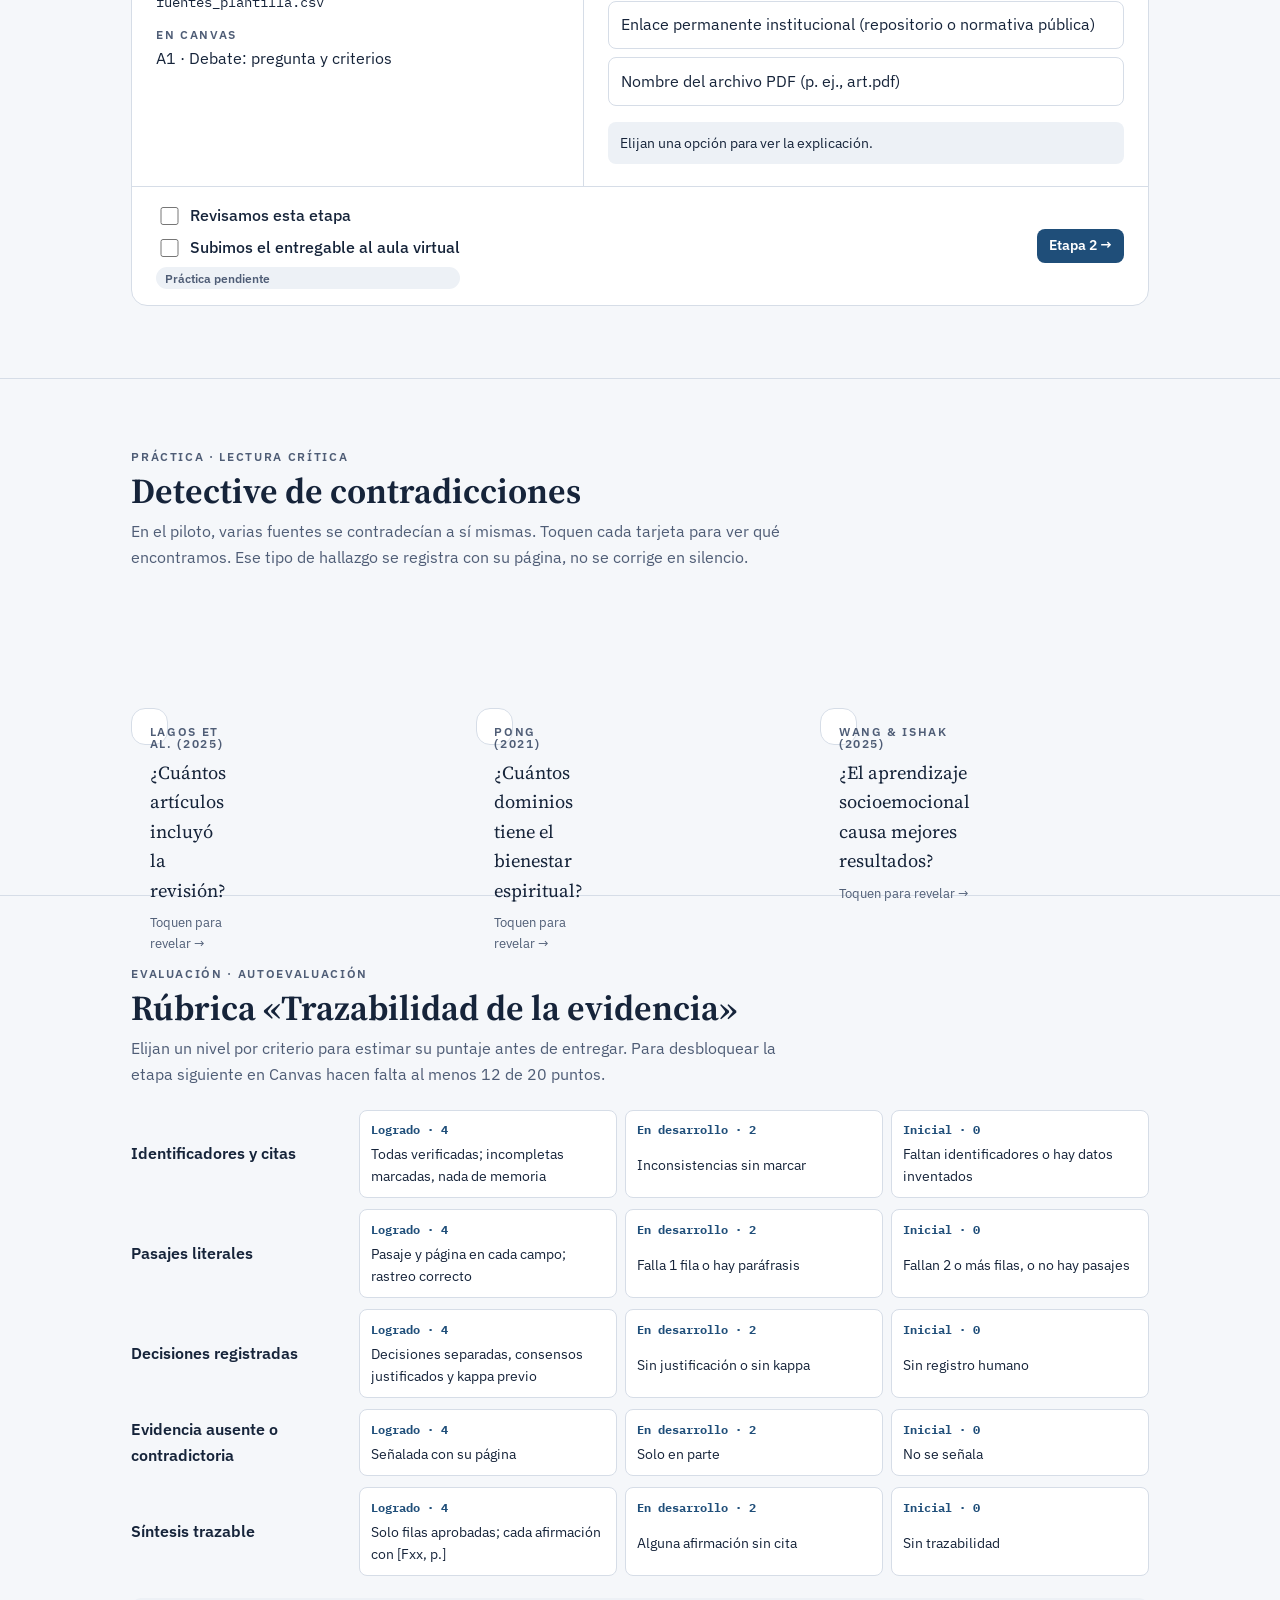
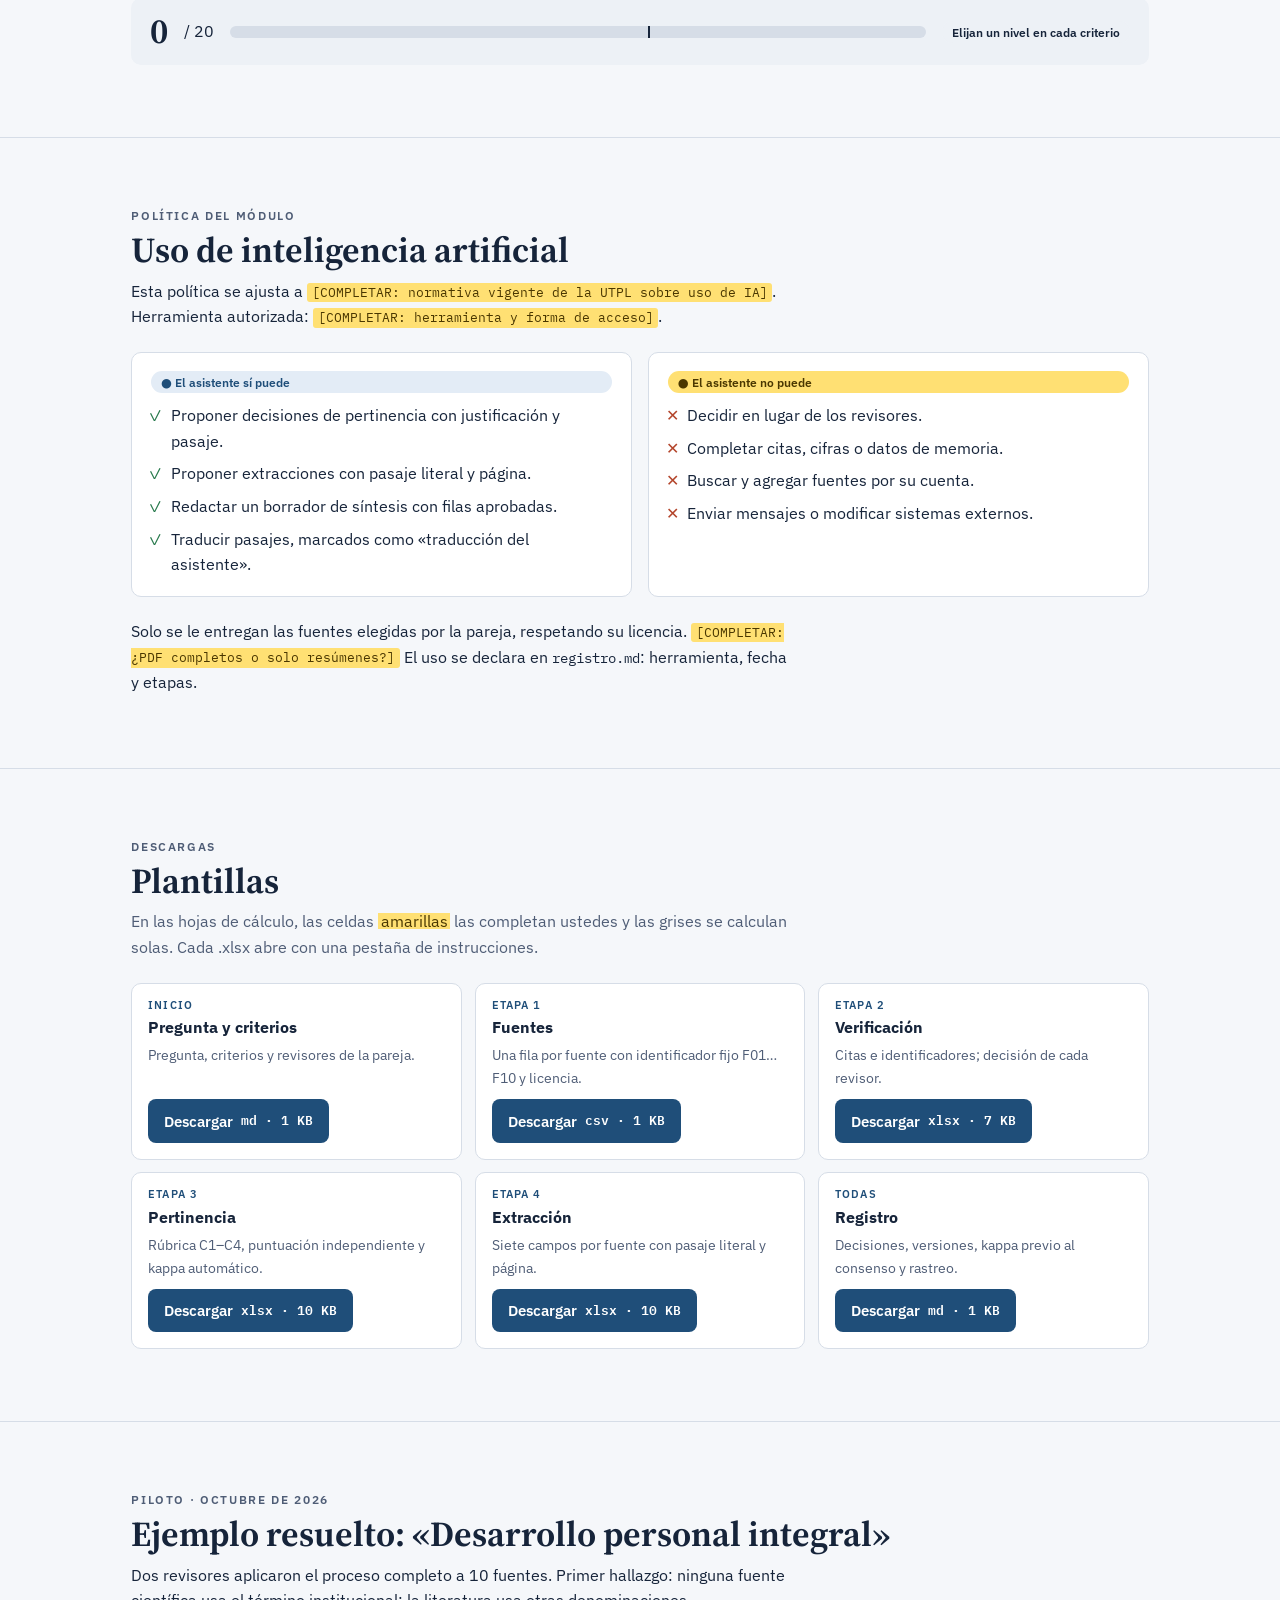
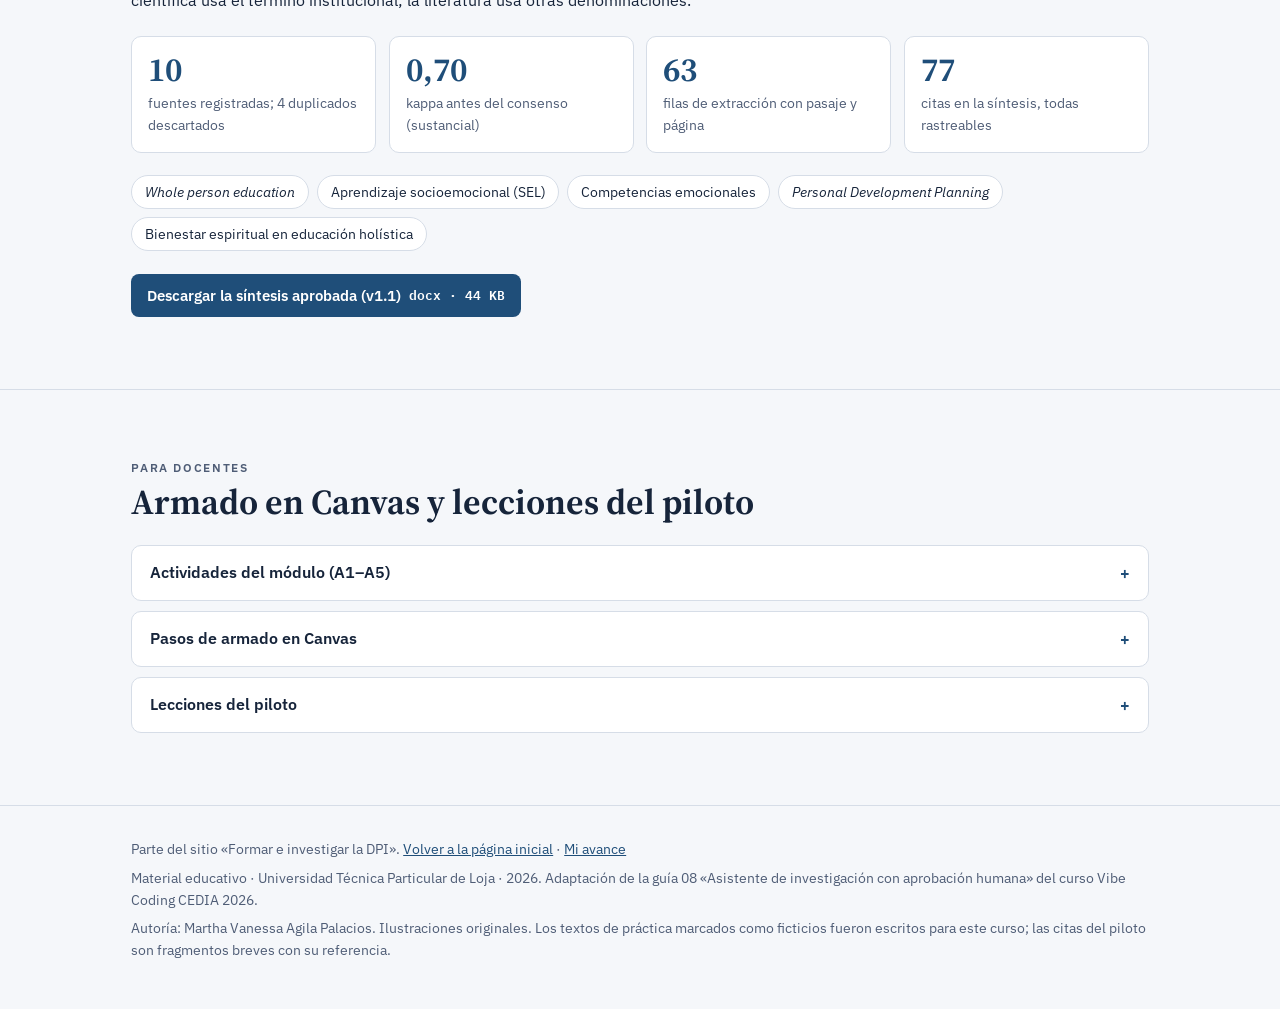
<file: investigacion.html>
<!doctype html>
<html lang="es">
<head>
<meta charset="utf-8">
<meta name="viewport" content="width=device-width, initial-scale=1, viewport-fit=cover">
<title>Evidencia trazable · Investigar la DPI</title>
<meta name="description" content="Curso interactivo en cinco etapas para construir una síntesis de evidencia trazable con un asistente de IA que propone y personas que aprueban. Vibe Coding CEDIA 2026 · UTPL.">
<link rel="preconnect" href="https://fonts.googleapis.com">
<link rel="preconnect" href="https://fonts.gstatic.com" crossorigin>
<link rel="stylesheet" href="https://fonts.googleapis.com/css2?family=Source+Serif+4:ital,opsz,wght@0,8..60,500;0,8..60,650;1,8..60,500&family=IBM+Plex+Sans:wght@400;500;600&family=IBM+Plex+Mono:wght@400;500&display=swap">
<style>
/* Layout: portada con ilustración + ruta de 5 etapas como pestañas con práctica interactiva + secciones de apoyo.
   Identidad: tinta azul de archivo (el asistente) y amarillo resaltador (la decisión humana, el pasaje literal). */
:root{
  --paper:#F5F7FA; --surface:#FFFFFF; --sunk:#EDF1F6; --ink:#16243A; --ink-2:#4F5D76; --rule:#D6DDE7;
  --navy:#1F4E79; --navy-2:#2F6AA3; --navy-soft:#E3ECF6; --on-navy:#FFFFFF;
  --mark:#FFE073; --mark-soft:#FFF5CC; --mark-ink:#4A3700;
  --ok:#25784A; --ok-soft:#E3F3EA; --bad:#B4462C; --bad-soft:#FBE9E4;
  --f-display:"Source Serif 4", Georgia, "Times New Roman", serif;
  --f-body:"IBM Plex Sans", system-ui, -apple-system, "Segoe UI", sans-serif;
  --f-mono:"IBM Plex Mono", ui-monospace, Menlo, monospace;
  --r:10px; color-scheme:light;
}
@media (prefers-color-scheme: dark){ :root:not([data-theme="light"]){
  --paper:#0E1520; --surface:#151F2D; --sunk:#1A2636; --ink:#E7EDF5; --ink-2:#A3B1C5; --rule:#2A384C;
  --navy:#8FBCE8; --navy-2:#B4D3F2; --navy-soft:#1B2B41; --on-navy:#0E1520;
  --mark:#E9C64A; --mark-soft:#3A3217; --mark-ink:#1A1400;
  --ok:#6FCB98; --ok-soft:#173326; --bad:#F0927A; --bad-soft:#3A1F19; color-scheme:dark; } }
:root[data-theme="dark"]{
  --paper:#0E1520; --surface:#151F2D; --sunk:#1A2636; --ink:#E7EDF5; --ink-2:#A3B1C5; --rule:#2A384C;
  --navy:#8FBCE8; --navy-2:#B4D3F2; --navy-soft:#1B2B41; --on-navy:#0E1520;
  --mark:#E9C64A; --mark-soft:#3A3217; --mark-ink:#1A1400;
  --ok:#6FCB98; --ok-soft:#173326; --bad:#F0927A; --bad-soft:#3A1F19; color-scheme:dark; }

*{box-sizing:border-box}
html{scroll-behavior:smooth}
@media (prefers-reduced-motion: reduce){ html{scroll-behavior:auto} *{transition:none!important;animation:none!important} }
body{margin:0;background:var(--paper);color:var(--ink);font:400 1rem/1.6 var(--f-body)}
.wrap{max-width:1120px;margin:0 auto;padding-inline:max(16px,4vw)}
a{color:var(--navy)}
:focus-visible{outline:3px solid var(--mark);outline-offset:2px}
h1,h2,h3{font-family:var(--f-display);font-weight:650;line-height:1.15;text-wrap:balance;margin:0}
h1{font-size:clamp(2.1rem,5vw,3.6rem);letter-spacing:-.01em}
h2{font-size:clamp(1.6rem,3vw,2.2rem)} h3{font-size:1.2rem}
p{margin:0;max-width:66ch}
ul,ol{margin:0;padding-left:1.2rem;display:grid;gap:.45rem;max-width:66ch}
.mono{font-family:var(--f-mono);font-size:.86em}
.muted{color:var(--ink-2)}
.eyebrow{font:600 .74rem/1 var(--f-body);letter-spacing:.14em;text-transform:uppercase;color:var(--ink-2)}
.mark{background:linear-gradient(transparent 12%,var(--mark) 12%,var(--mark) 88%,transparent 88%);color:var(--mark-ink);padding:0 .15em}
.cite{font-family:var(--f-mono);font-size:.82em;color:var(--navy);white-space:nowrap}
.todo{background:var(--mark);color:var(--mark-ink);font-family:var(--f-mono);font-size:.8em;padding:.1em .35em;border-radius:3px}
.who-ai{display:inline-flex;align-items:center;gap:.35rem;font:600 .78rem var(--f-body);color:var(--navy);background:var(--navy-soft);padding:.2rem .6rem;border-radius:999px}
.who-hu{display:inline-flex;align-items:center;gap:.35rem;font:600 .78rem var(--f-body);color:var(--mark-ink);background:var(--mark);padding:.2rem .6rem;border-radius:999px}
button{font:inherit;cursor:pointer}
.btn{display:inline-flex;align-items:center;gap:.5rem;padding:.6rem 1rem;border-radius:8px;border:0;background:var(--navy);color:var(--on-navy);font-weight:600;text-decoration:none;font-size:.95rem}
.btn:hover{background:var(--navy-2)}
.btn.ghost{background:transparent;color:var(--navy);box-shadow:inset 0 0 0 1.5px var(--navy)}
.btn.small{padding:.4rem .75rem;font-size:.85rem}

/* barra superior */
.top{position:sticky;top:env(safe-area-inset-top,0px);z-index:10;background:color-mix(in srgb,var(--paper) 88%,transparent);backdrop-filter:blur(8px);border-bottom:1px solid var(--rule)}
.top .wrap{display:flex;align-items:center;justify-content:space-between;gap:1rem;padding-block:.6rem}
.brand{display:flex;align-items:center;gap:.6rem;font-weight:600;text-decoration:none;color:var(--ink)}
.top nav{display:flex;gap:.2rem;flex-wrap:wrap}
.top nav a{font-size:.88rem;text-decoration:none;color:var(--ink-2);padding:.3rem .6rem;border-radius:6px}
.top nav a:hover{background:var(--sunk);color:var(--ink)}
.top nav a[aria-current="page"]{background:var(--mark);color:var(--mark-ink)}
.ppill{font:600 .75rem var(--f-body);padding:.2rem .55rem;border-radius:999px;background:var(--sunk);color:var(--ink-2)}
.ppill.on{background:var(--ok-soft);color:var(--ok)}
.foot-checks{display:grid;gap:.4rem}
@media (max-width:920px){ .top .wrap{flex-wrap:wrap;row-gap:.3rem} .top nav.sitenav{display:flex;flex-wrap:nowrap;overflow-x:auto;width:100%;order:3;scrollbar-width:none} .top nav.sitenav a{white-space:nowrap;padding:.25rem .55rem;font-size:.85rem} .brand span{display:none} }
@media (max-width:560px){ .top nav.sitenav .hide-sm{display:none} }
.prog{display:flex;align-items:center;gap:.5rem;font-size:.82rem;color:var(--ink-2);white-space:nowrap}
.prog svg{width:34px;height:34px}

/* portada */
.hero{padding-block:clamp(2rem,6vw,4.5rem)}
.hero .wrap{display:grid;grid-template-columns:minmax(0,1.05fr) minmax(0,1fr);gap:clamp(1.5rem,4vw,3.5rem);align-items:center}
.hero-copy{display:grid;gap:1.2rem;min-width:0}
.hero .lede{font-size:1.15rem;color:var(--ink-2)}
.hero-art{background:var(--surface);border:1px solid var(--rule);border-radius:18px;padding:clamp(.8rem,2vw,1.4rem);min-width:0}
.hero-art svg{width:100%;height:auto;display:block}
.duo{display:grid;grid-template-columns:repeat(2,minmax(0,1fr));gap:.8rem}
.duo div{background:var(--surface);border:1px solid var(--rule);border-radius:var(--r);padding:.9rem 1rem;display:grid;gap:.45rem;align-content:start}
.duo p{font-size:.92rem}
.cta{display:flex;flex-wrap:wrap;gap:.6rem}

section.block{padding-block:clamp(2.5rem,6vw,4.5rem);border-top:1px solid var(--rule)}
section.block > .wrap{display:grid;gap:1.4rem}
.sec-head{display:grid;gap:.5rem}

/* ruta de etapas */
.tabs{display:grid;grid-template-columns:repeat(5,minmax(0,1fr));gap:.5rem;position:relative}
.tab{display:grid;gap:.35rem;justify-items:start;text-align:left;padding:.85rem .9rem;border-radius:var(--r);border:1px solid var(--rule);background:var(--surface);color:var(--ink);transition:transform .15s, box-shadow .15s}
.tab:hover{transform:translateY(-2px);box-shadow:0 6px 18px -10px rgba(16,36,58,.45)}
.tab .n{font:650 1.5rem/1 var(--f-display);color:var(--navy)}
.tab .t{font-weight:600;font-size:.95rem}
.tab .s{font-size:.78rem;color:var(--ink-2)}
.tab[aria-selected="true"]{background:var(--navy);border-color:var(--navy);color:var(--on-navy)}
.tab[aria-selected="true"] .n,.tab[aria-selected="true"] .s{color:var(--on-navy)}
.tab .done{display:none;font-size:.72rem;font-weight:600;color:var(--ok)}
.tab.is-done .done{display:inline}
.tab[aria-selected="true"].is-done .done{color:var(--on-navy)}
.panel{background:var(--surface);border:1px solid var(--rule);border-radius:16px;overflow:hidden}
.panel-head{display:grid;grid-template-columns:auto minmax(0,1fr);gap:1.2rem;align-items:center;padding:1.3rem 1.5rem;background:var(--sunk);border-bottom:1px solid var(--rule)}
.panel-head svg{width:64px;height:64px}
.panel-head .goal{color:var(--ink-2)}
.panel-body{display:grid;grid-template-columns:minmax(0,1fr) minmax(0,1.25fr);gap:0}
.panel-info{padding:1.4rem 1.5rem;display:grid;gap:1rem;align-content:start;border-right:1px solid var(--rule)}
.panel-info .row{display:grid;gap:.35rem}
.panel-practice{padding:1.4rem 1.5rem;display:grid;gap:1rem;align-content:start;background:linear-gradient(var(--surface),var(--surface)) padding-box;min-width:0}
.practice-title{display:flex;align-items:center;gap:.5rem;font:600 .8rem var(--f-body);letter-spacing:.1em;text-transform:uppercase;color:var(--navy)}
.panel-foot{display:flex;flex-wrap:wrap;justify-content:space-between;align-items:center;gap:.8rem;padding:1rem 1.5rem;border-top:1px solid var(--rule)}
.check{display:flex;align-items:center;gap:.55rem;font-weight:500}
.check input{width:1.15rem;height:1.15rem;accent-color:var(--navy)}

/* prácticas */
.opts{display:grid;gap:.5rem}
.opt{display:flex;justify-content:space-between;align-items:center;gap:.8rem;padding:.65rem .8rem;border:1px solid var(--rule);border-radius:8px;background:var(--surface);color:var(--ink);text-align:left}
.opt:hover{border-color:var(--navy)}
.opt.ok{background:var(--ok-soft);border-color:var(--ok)}
.opt.bad{background:var(--bad-soft);border-color:var(--bad)}
.fb{font-size:.9rem;padding:.6rem .8rem;border-radius:8px;background:var(--sunk);min-height:2.6rem}
.fb.ok{background:var(--ok-soft);color:var(--ink)} .fb.bad{background:var(--bad-soft);color:var(--ink)}
.cards{display:grid;gap:.6rem}
.cite-card{border:1px solid var(--rule);border-radius:8px;padding:.75rem .85rem;display:grid;gap:.55rem;background:var(--surface)}
.cite-card p{font-size:.88rem}
.cite-card .acts{display:flex;gap:.4rem;flex-wrap:wrap}
.cite-card .res{font-size:.85rem}
.scorer{display:grid;gap:.5rem}
.srow{display:grid;grid-template-columns:minmax(0,1fr) auto;gap:.6rem;align-items:center;padding:.4rem 0;border-bottom:1px dashed var(--rule)}
.srow span{font-size:.9rem}
.seg{display:inline-flex;border:1px solid var(--rule);border-radius:8px;overflow:hidden}
.seg button{border:0;background:var(--surface);color:var(--ink);padding:.35rem .75rem;font-family:var(--f-mono);border-left:1px solid var(--rule)}
.seg button:first-child{border-left:0}
.seg button[aria-pressed="true"]{background:var(--navy);color:var(--on-navy)}
.total{display:flex;flex-wrap:wrap;align-items:baseline;gap:.6rem}
.total b{font:650 2rem/1 var(--f-display);font-variant-numeric:tabular-nums}
.pill{font:600 .78rem var(--f-body);padding:.2rem .6rem;border-radius:999px;background:var(--sunk);color:var(--ink)}
.pill.incluir{background:var(--ok-soft);color:var(--ok)} .pill.parcial{background:var(--mark-soft);color:var(--mark-ink)} .pill.excluir{background:var(--bad-soft);color:var(--bad)}
.source{border:1px solid var(--rule);border-radius:8px;background:var(--sunk);padding:.8rem .9rem;font-size:.9rem;display:grid;gap:.35rem}
.source .src-h{font:600 .74rem var(--f-mono);color:var(--ink-2)}
.kappa table{border-collapse:collapse;width:100%;font-size:.88rem}
.kappa th,.kappa td{padding:.35rem .4rem;border-bottom:1px solid var(--rule);text-align:left}
.kappa select{font:inherit;font-size:.85rem;padding:.2rem .3rem;border-radius:6px;border:1px solid var(--rule);background:var(--surface);color:var(--ink);max-width:100%}
.kappa tr.diff td{background:var(--mark-soft)}
.kbar{height:10px;border-radius:999px;background:linear-gradient(90deg,var(--bad) 0 20%,#d9894a 20% 40%,var(--mark) 40% 60%,#7fbf8f 60% 80%,var(--ok) 80% 100%);position:relative;margin-top:.4rem}
.kbar i{position:absolute;top:-5px;width:4px;height:20px;background:var(--ink);border-radius:2px;transition:left .3s}
.kstats{display:flex;flex-wrap:wrap;gap:1rem;font-size:.88rem;font-variant-numeric:tabular-nums}
.pdf{position:relative;background:var(--surface);border:1px solid var(--rule);border-radius:6px;padding:1.1rem 1.2rem 1.6rem;font-family:var(--f-display);font-size:1rem;line-height:1.7;box-shadow:0 10px 24px -18px rgba(16,36,58,.6)}
.pdf::after{content:attr(data-page);position:absolute;right:.8rem;bottom:.4rem;font:500 .72rem var(--f-mono);color:var(--ink-2)}
.pdf .hl{background:var(--mark);color:var(--mark-ink);border-radius:2px;transition:background .3s}
.pdf ::selection{background:var(--mark)}
.claims p{font-family:var(--f-display);font-size:1.05rem;line-height:1.75}
.claim{background:none;border:0;padding:0;color:inherit;font:inherit;text-align:left;border-bottom:2px dotted var(--navy);cursor:pointer}
.claim:hover,.claim[aria-pressed="true"]{background:var(--navy-soft)}
.trace{border:1px solid var(--rule);border-left:4px solid var(--mark);border-radius:8px;padding:.8rem .9rem;display:grid;gap:.35rem;background:var(--surface)}
.trace dl{display:grid;grid-template-columns:auto minmax(0,1fr);gap:.25rem .8rem;margin:0;font-size:.88rem}
.trace dt{color:var(--ink-2)} .trace dd{margin:0}

/* contradicciones: tarjetas que giran */
.flips{display:grid;grid-template-columns:repeat(3,minmax(0,1fr));gap:1rem}
.flip{perspective:1000px;min-height:230px;border:0;background:none;padding:0;text-align:left;color:inherit}
.flip-in{position:relative;width:100%;height:100%;min-height:230px;transition:transform .5s;transform-style:preserve-3d}
.flip[aria-pressed="true"] .flip-in{transform:rotateY(180deg)}
.face{position:absolute;inset:0;backface-visibility:hidden;-webkit-backface-visibility:hidden;border:1px solid var(--rule);border-radius:14px;padding:1.1rem;display:grid;gap:.5rem;align-content:start;background:var(--surface)}
.face.back{transform:rotateY(180deg);background:var(--sunk)}
.face .q{font-family:var(--f-display);font-size:1.15rem}
.face .hint{font-size:.8rem;color:var(--ink-2);align-self:end}
.vs{display:grid;grid-template-columns:minmax(0,1fr) auto minmax(0,1fr);gap:.5rem;align-items:center}
.vs span{background:var(--surface);border:1px solid var(--rule);border-radius:8px;padding:.45rem .55rem;font-size:.85rem}
.vs b{color:var(--bad);font-family:var(--f-mono)}

/* rúbrica autoevaluación */
.rub{display:grid;gap:.7rem}
.rub-row{display:grid;grid-template-columns:minmax(0,220px) repeat(3,minmax(0,1fr));gap:.5rem;align-items:stretch}
.rub-row .crit{font-weight:600;display:flex;align-items:center}
.lvl{border:1px solid var(--rule);border-radius:8px;background:var(--surface);color:var(--ink);padding:.6rem .7rem;text-align:left;font-size:.85rem;display:grid;gap:.25rem}
.lvl b{font-family:var(--f-mono);font-size:.78rem;color:var(--navy)}
.lvl[aria-pressed="true"]{background:var(--navy);border-color:var(--navy);color:var(--on-navy)}
.lvl[aria-pressed="true"] b{color:var(--on-navy)}
.rub-total{display:flex;flex-wrap:wrap;align-items:center;gap:1rem;padding:1rem 1.2rem;border-radius:var(--r);background:var(--sunk)}
.rub-total b{font:650 2.2rem/1 var(--f-display);font-variant-numeric:tabular-nums}
.meter{flex:1 1 220px;height:12px;border-radius:999px;background:var(--rule);position:relative;overflow:hidden}
.meter i{position:absolute;inset:0 auto 0 0;background:var(--navy);transition:width .3s}
.meter::after{content:"";position:absolute;top:0;bottom:0;left:60%;width:2px;background:var(--ink)}

/* IA */
.two{display:grid;grid-template-columns:repeat(2,minmax(0,1fr));gap:1rem}
.two > div{background:var(--surface);border:1px solid var(--rule);border-radius:var(--r);padding:1.1rem 1.2rem;display:grid;gap:.6rem;align-content:start}
.yes li::marker{content:"✓  ";color:var(--ok)} .no li::marker{content:"✕  ";color:var(--bad)}

/* descargas */
.dls{list-style:none;padding:0;display:grid;grid-template-columns:repeat(auto-fill,minmax(250px,1fr));gap:.8rem;max-width:none}
.dl{background:var(--surface);border:1px solid var(--rule);border-radius:var(--r);padding:1rem;display:grid;gap:.6rem;align-content:space-between}
.dl-meta{display:grid;gap:.25rem}
.tag{font:600 .7rem/1 var(--f-body);letter-spacing:.1em;text-transform:uppercase;color:var(--navy)}
.dl .muted{font-size:.88rem}
.dl .btn{justify-self:start}

/* ejemplo */
.figs{display:grid;grid-template-columns:repeat(4,minmax(0,1fr));gap:.8rem}
.fig{background:var(--surface);border:1px solid var(--rule);border-radius:var(--r);padding:1rem;display:grid;gap:.3rem}
.fig b{font:650 2.1rem/1 var(--f-display);font-variant-numeric:tabular-nums;color:var(--navy)}
.fig span{font-size:.86rem;color:var(--ink-2)}
.names{display:flex;flex-wrap:wrap;gap:.5rem}
.names span{background:var(--surface);border:1px solid var(--rule);border-radius:999px;padding:.3rem .8rem;font-size:.88rem}

/* docentes */
details.acc{background:var(--surface);border:1px solid var(--rule);border-radius:var(--r)}
details.acc summary{cursor:pointer;padding:.9rem 1.1rem;font-weight:600;list-style:none;display:flex;justify-content:space-between;gap:1rem}
details.acc summary::-webkit-details-marker{display:none}
details.acc summary::after{content:"+";font-family:var(--f-mono);color:var(--navy)}
details.acc[open] summary::after{content:"–"}
details.acc .in{padding:0 1.1rem 1.1rem;display:grid;gap:.6rem}
.accs{display:grid;gap:.6rem}
.table-wrap{overflow-x:auto;border:1px solid var(--rule);border-radius:var(--r)}
.table-wrap table{border-collapse:collapse;width:100%;font-size:.9rem}
.table-wrap th,.table-wrap td{text-align:left;vertical-align:top;padding:.55rem .75rem;border-bottom:1px solid var(--rule)}
.table-wrap th{background:var(--sunk)}

footer{border-top:1px solid var(--rule);padding-block:2rem 3rem;font-size:.86rem;color:var(--ink-2)}
footer .wrap{display:grid;gap:.4rem}

@media (max-width: 920px){
  .top nav{display:none}
  .hero .wrap{grid-template-columns:minmax(0,1fr)}
  .tabs{grid-template-columns:repeat(5,minmax(0,1fr));gap:.35rem}
  .tab{padding:.6rem .5rem;justify-items:center;text-align:center}
  .tab .s{display:none}
  .tab .t{font-size:.78rem}
  .panel-body{grid-template-columns:minmax(0,1fr)}
  .panel-info{border-right:0;border-bottom:1px solid var(--rule)}
  .flips{grid-template-columns:minmax(0,1fr)}
  .figs{grid-template-columns:repeat(2,minmax(0,1fr))}
  .two,.duo{grid-template-columns:minmax(0,1fr)}
  .rub-row{grid-template-columns:minmax(0,1fr)}
}
@media (max-width: 480px){ .tab .t{display:none} .panel-head{grid-template-columns:minmax(0,1fr)} .panel-head svg{width:48px;height:48px} }
</style>
</head>
<body>

<header class="top">
  <div class="wrap">
    <a class="brand" href="index.html" title="Volver a la página inicial">
      <svg width="26" height="26" viewBox="0 0 26 26" aria-hidden="true"><rect x="3" y="2" width="16" height="21" rx="2" fill="var(--surface)" stroke="var(--navy)" stroke-width="1.6"/><rect x="6" y="8" width="10" height="3" fill="var(--mark)"/><path d="M6 14h9M6 17h7" stroke="var(--ink-2)" stroke-width="1.4"/><circle cx="18.5" cy="18" r="4" fill="none" stroke="var(--navy)" stroke-width="1.8"/><path d="M21.4 21l2.6 2.6" stroke="var(--navy)" stroke-width="2" stroke-linecap="round"/></svg>
      Formar e investigar la DPI<span style="color:var(--ink-2);font-weight:500"> · Investigación</span>
    </a>
    <nav aria-label="Sitio" class="sitenav"><a href="index.html">Inicio</a><a href="formacion.html">Formación</a><a href="investigacion.html" aria-current="page">Investigación</a><a href="avance.html">Mi avance</a><a class="hide-sm" href="docente.html">Docente</a></nav>
    <div class="prog" aria-live="polite">
      <svg viewBox="0 0 36 36" aria-hidden="true"><circle cx="18" cy="18" r="15" fill="none" stroke="var(--rule)" stroke-width="4"/><circle id="ring" cx="18" cy="18" r="15" fill="none" stroke="var(--navy)" stroke-width="4" stroke-linecap="round" stroke-dasharray="0 94.25" transform="rotate(-90 18 18)"/></svg>
      <a href="avance.html" id="progText" style="color:inherit;text-decoration:none">0 %</a>
    </div>
  </div>
</header>

<section class="hero" id="inicio">
  <div class="wrap">
    <div class="hero-copy">
      <span class="eyebrow">Vibe Coding CEDIA 2026 · Guía 08 · UTPL</span>
      <h1>Evidencia trazable con un asistente de investigación</h1>
      <p class="lede">En parejas, construirán una síntesis en la que cada afirmación se puede rastrear hasta una fuente, una página y un <span class="mark">pasaje literal</span>, como <span class="cite">[F04, p. 21]</span>.</p>
      <div class="duo">
        <div><span class="who-ai">● Asistente de IA</span><p><strong>Propone:</strong> registra, verifica, puntúa, extrae y redacta borradores.</p></div>
        <div><span class="who-hu">● Ustedes, dos revisores</span><p><strong>Deciden:</strong> nada avanza sin la aprobación registrada de ambos.</p></div>
      </div>
      <div class="cta"><a class="btn" href="#ruta">Empezar la ruta</a><a class="btn ghost" href="#plantillas">Descargar plantillas</a></div>
    </div>
    <div class="hero-art" aria-hidden="true">
      <svg viewBox="0 0 520 400">
        <rect x="0" y="0" width="520" height="400" rx="14" fill="var(--sunk)"/>
        <!-- pila de artículos -->
        <g transform="rotate(-7 170 210)"><rect x="70" y="80" width="190" height="250" rx="6" fill="var(--surface)" stroke="var(--rule)" stroke-width="2"/></g>
        <g transform="rotate(-2 180 200)"><rect x="85" y="70" width="190" height="250" rx="6" fill="var(--surface)" stroke="var(--rule)" stroke-width="2"/></g>
        <g>
          <rect x="100" y="60" width="200" height="260" rx="6" fill="var(--surface)" stroke="var(--navy)" stroke-width="2"/>
          <text x="118" y="88" font-family="IBM Plex Mono, monospace" font-size="12" fill="var(--navy)">F04 · p. 21</text>
          <rect x="118" y="104" width="150" height="8" rx="2" fill="var(--rule)"/>
          <rect x="118" y="122" width="164" height="8" rx="2" fill="var(--rule)"/>
          <rect x="114" y="137" width="172" height="16" rx="2" fill="var(--mark)"/>
          <rect x="118" y="141" width="160" height="8" rx="2" fill="var(--mark-ink)" opacity=".55"/>
          <rect x="114" y="157" width="120" height="16" rx="2" fill="var(--mark)"/>
          <rect x="118" y="161" width="108" height="8" rx="2" fill="var(--mark-ink)" opacity=".55"/>
          <rect x="118" y="186" width="158" height="8" rx="2" fill="var(--rule)"/>
          <rect x="118" y="204" width="140" height="8" rx="2" fill="var(--rule)"/>
          <rect x="118" y="222" width="162" height="8" rx="2" fill="var(--rule)"/>
          <rect x="118" y="240" width="96" height="8" rx="2" fill="var(--rule)"/>
          <rect x="118" y="268" width="70" height="28" rx="4" fill="var(--navy-soft)"/>
          <text x="126" y="287" font-family="IBM Plex Mono, monospace" font-size="12" fill="var(--navy)">DOI ✓</text>
        </g>
        <!-- resaltador -->
        <g transform="translate(250 120) rotate(35)">
          <rect x="0" y="0" width="26" height="110" rx="5" fill="var(--mark)" stroke="var(--mark-ink)" stroke-width="1.5"/>
          <rect x="0" y="80" width="26" height="30" rx="4" fill="var(--ink)" opacity=".85"/>
          <path d="M4 0 L13 -22 L22 0 Z" fill="var(--mark-ink)" opacity=".8"/>
        </g>
        <!-- lupa -->
        <g>
          <circle cx="360" cy="235" r="52" fill="var(--navy-soft)" fill-opacity=".55" stroke="var(--navy)" stroke-width="7"/>
          <path d="M398 273 L452 327" stroke="var(--navy)" stroke-width="14" stroke-linecap="round"/>
          <text x="330" y="231" font-family="IBM Plex Mono, monospace" font-size="15" fill="var(--navy)">[F09,</text>
          <text x="336" y="250" font-family="IBM Plex Mono, monospace" font-size="15" fill="var(--navy)">p. 2]</text>
        </g>
        <!-- dos revisores -->
        <g>
          <circle cx="400" cy="70" r="20" fill="var(--navy)"/><path d="M372 128 a28 28 0 0 1 56 0" fill="var(--navy)"/>
          <circle cx="462" cy="78" r="18" fill="var(--mark)" stroke="var(--mark-ink)" stroke-width="1.5"/><path d="M437 130 a25 25 0 0 1 50 0" fill="var(--mark)" stroke="var(--mark-ink)" stroke-width="1.5"/>
          <rect x="386" y="140" width="92" height="26" rx="13" fill="var(--surface)" stroke="var(--rule)"/>
          <text x="398" y="158" font-family="IBM Plex Sans, sans-serif" font-size="12" fill="var(--ok)" font-weight="600">✓ ✓ aprobado</text>
        </g>
        <!-- etiqueta kappa -->
        <rect x="30" y="345" width="150" height="34" rx="17" fill="var(--surface)" stroke="var(--rule)"/>
        <text x="48" y="367" font-family="IBM Plex Mono, monospace" font-size="13" fill="var(--ink)">κ = 0,70</text>
        <text x="118" y="367" font-family="IBM Plex Sans, sans-serif" font-size="11" fill="var(--ink-2)">acuerdo</text>
      </svg>
    </div>
  </div>
</section>

<nav class="wrap" aria-label="En esta página" style="display:flex;flex-wrap:wrap;gap:.4rem;padding-bottom:1rem"><a class="btn ghost small" href="#ruta">Ruta</a><a class="btn ghost small" href="#detective">Contradicciones</a><a class="btn ghost small" href="#rubrica">Rúbrica</a><a class="btn ghost small" href="#ia">Uso de IA</a><a class="btn ghost small" href="#plantillas">Plantillas</a><a class="btn ghost small" href="#ejemplo">Ejemplo</a><a class="btn ghost small" href="#docentes">Docentes</a></nav>
<section class="block" id="ruta">
  <div class="wrap">
    <div class="sec-head"><span class="eyebrow">La ruta · cinco etapas en orden</span><h2>Recorran cada etapa y practiquen antes de hacerlo con sus fuentes</h2>
      <p class="muted">Cada etapa tiene lo que propone el asistente, lo que deciden ustedes, la plantilla y una práctica breve. Su avance se guarda en este navegador y se suma a «Mi avance», donde pueden exportarlo para el aula virtual.</p></div>
    <div class="tabs" role="tablist" aria-label="Etapas" id="tabs"></div>
    <div id="panel" class="panel" role="tabpanel" aria-live="polite"></div>
  </div>
</section>

<section class="block" id="detective">
  <div class="wrap">
    <div class="sec-head"><span class="eyebrow">Práctica · lectura crítica</span><h2>Detective de contradicciones</h2>
      <p class="muted">En el piloto, varias fuentes se contradecían a sí mismas. Toquen cada tarjeta para ver qué encontramos. Ese tipo de hallazgo se registra con su página, no se corrige en silencio.</p></div>
    <div class="flips" id="flips"></div>
  </div>
</section>

<section class="block" id="rubrica">
  <div class="wrap">
    <div class="sec-head"><span class="eyebrow">Evaluación · autoevaluación</span><h2>Rúbrica «Trazabilidad de la evidencia»</h2>
      <p class="muted">Elijan un nivel por criterio para estimar su puntaje antes de entregar. Para desbloquear la etapa siguiente en Canvas hacen falta al menos 12 de 20 puntos.</p></div>
    <div class="rub" id="rub"></div>
    <div class="rub-total"><b id="rubPts">0</b><span>/ 20</span><div class="meter" aria-hidden="true"><i id="rubBar" style="width:0%"></i></div><span id="rubMsg" class="pill">Elijan un nivel en cada criterio</span></div>
  </div>
</section>

<section class="block" id="ia">
  <div class="wrap">
    <div class="sec-head"><span class="eyebrow">Política del módulo</span><h2>Uso de inteligencia artificial</h2>
      <p>Esta política se ajusta a <span class="todo">[COMPLETAR: normativa vigente de la UTPL sobre uso de IA]</span>. Herramienta autorizada: <span class="todo">[COMPLETAR: herramienta y forma de acceso]</span>.</p></div>
    <div class="two">
      <div><span class="who-ai">● El asistente sí puede</span><ul class="yes"><li>Proponer decisiones de pertinencia con justificación y pasaje.</li><li>Proponer extracciones con pasaje literal y página.</li><li>Redactar un borrador de síntesis con filas aprobadas.</li><li>Traducir pasajes, marcados como «traducción del asistente».</li></ul></div>
      <div><span class="who-hu">● El asistente no puede</span><ul class="no"><li>Decidir en lugar de los revisores.</li><li>Completar citas, cifras o datos de memoria.</li><li>Buscar y agregar fuentes por su cuenta.</li><li>Enviar mensajes o modificar sistemas externos.</li></ul></div>
    </div>
    <p>Solo se le entregan las fuentes elegidas por la pareja, respetando su licencia. <span class="todo">[COMPLETAR: ¿PDF completos o solo resúmenes?]</span> El uso se declara en <span class="mono">registro.md</span>: herramienta, fecha y etapas.</p>
  </div>
</section>

<section class="block" id="plantillas">
  <div class="wrap">
    <div class="sec-head"><span class="eyebrow">Descargas</span><h2>Plantillas</h2>
      <p class="muted">En las hojas de cálculo, las celdas <span class="mark">amarillas</span> las completan ustedes y las grises se calculan solas. Cada .xlsx abre con una pestaña de instrucciones.</p></div>
    <ul class="dls">
<li class="dl"><div class="dl-meta"><span class="tag">Inicio</span><strong>Pregunta y criterios</strong><span class="muted">Pregunta, criterios y revisores de la pareja.</span></div><a class="btn" href="plantillas/pregunta_y_criterios_plantilla.md" download>Descargar <span class="mono">md · 1 KB</span></a></li>
<li class="dl"><div class="dl-meta"><span class="tag">Etapa 1</span><strong>Fuentes</strong><span class="muted">Una fila por fuente con identificador fijo F01…F10 y licencia.</span></div><a class="btn" href="plantillas/fuentes_plantilla.csv" download>Descargar <span class="mono">csv · 1 KB</span></a></li>
<li class="dl"><div class="dl-meta"><span class="tag">Etapa 2</span><strong>Verificación</strong><span class="muted">Citas e identificadores; decisión de cada revisor.</span></div><a class="btn" href="plantillas/etapa2_verificacion_plantilla.xlsx" download>Descargar <span class="mono">xlsx · 7 KB</span></a></li>
<li class="dl"><div class="dl-meta"><span class="tag">Etapa 3</span><strong>Pertinencia</strong><span class="muted">Rúbrica C1–C4, puntuación independiente y kappa automático.</span></div><a class="btn" href="plantillas/etapa3_pertinencia_plantilla.xlsx" download>Descargar <span class="mono">xlsx · 10 KB</span></a></li>
<li class="dl"><div class="dl-meta"><span class="tag">Etapa 4</span><strong>Extracción</strong><span class="muted">Siete campos por fuente con pasaje literal y página.</span></div><a class="btn" href="plantillas/etapa4_extraccion_plantilla.xlsx" download>Descargar <span class="mono">xlsx · 10 KB</span></a></li>
<li class="dl"><div class="dl-meta"><span class="tag">Todas</span><strong>Registro</strong><span class="muted">Decisiones, versiones, kappa previo al consenso y rastreo.</span></div><a class="btn" href="plantillas/registro_plantilla.md" download>Descargar <span class="mono">md · 1 KB</span></a></li>
    </ul>
  </div>
</section>

<section class="block" id="ejemplo">
  <div class="wrap">
    <div class="sec-head"><span class="eyebrow">Piloto · octubre de 2026</span><h2>Ejemplo resuelto: «Desarrollo personal integral»</h2>
      <p>Dos revisores aplicaron el proceso completo a 10 fuentes. Primer hallazgo: ninguna fuente científica usa el término institucional; la literatura usa otras denominaciones.</p></div>
    <div class="figs">
      <div class="fig"><b>10</b><span>fuentes registradas; 4 duplicados descartados</span></div>
      <div class="fig"><b>0,70</b><span>kappa antes del consenso (sustancial)</span></div>
      <div class="fig"><b>63</b><span>filas de extracción con pasaje y página</span></div>
      <div class="fig"><b>77</b><span>citas en la síntesis, todas rastreables</span></div>
    </div>
    <div class="names" aria-label="Denominaciones encontradas"><span><em>Whole person education</em></span><span>Aprendizaje socioemocional (SEL)</span><span>Competencias emocionales</span><span><em>Personal Development Planning</em></span><span>Bienestar espiritual en educación holística</span></div>
    <p><a class="btn" href="ejemplo/Sintesis_desarrollo_personal_integral_v1.1.docx" download>Descargar la síntesis aprobada (v1.1) <span class="mono">docx · 44 KB</span></a></p>
  </div>
</section>

<section class="block" id="docentes">
  <div class="wrap">
    <div class="sec-head"><span class="eyebrow">Para docentes</span><h2>Armado en Canvas y lecciones del piloto</h2></div>
    <div class="accs">
      <details class="acc"><summary>Actividades del módulo (A1–A5)</summary><div class="in"><div class="table-wrap"><table>
        <thead><tr><th>#</th><th>Actividad</th><th>Tipo</th><th>Requisito</th></tr></thead><tbody>
        <tr><td>A1</td><td>Sesión 1 · Pregunta y criterios</td><td>Debate calificado, 10 pts</td><td>Contribuir</td></tr>
        <tr><td>A2</td><td>Sesión 2 · Incorporar y verificar</td><td>Tarea grupal, 20 pts, rúbrica</td><td>≥ 12</td></tr>
        <tr><td>A3a</td><td>Sesión 3a · Puntuación individual</td><td>Tarea individual, completo/incompleto</td><td>Entregar</td></tr>
        <tr><td>A3b</td><td>Sesión 3b · Acuerdo y consenso</td><td>Tarea grupal, 20 pts, rúbrica</td><td>≥ 12</td></tr>
        <tr><td>A3c</td><td>Foro de consenso</td><td>Debate por pareja</td><td>—</td></tr>
        <tr><td>A4</td><td>Sesión 4 · Extracción</td><td>Tarea grupal, rúbrica, revisión entre pares</td><td>≥ 12</td></tr>
        <tr><td>A5</td><td>Sesión 5 · Síntesis</td><td>Tarea grupal, rúbrica, revisión entre pares</td><td>≥ 12</td></tr>
      </tbody></table></div></div></details>
      <details class="acc"><summary>Pasos de armado en Canvas</summary><div class="in"><ol>
        <li>Archivos: carpetas «Plantillas», «Ejemplo» y «Docente (oculta)», sin publicar.</li>
        <li>Páginas: inicio y reglas, pregunta y criterios, uso de IA, ejemplo resuelto.</li>
        <li>Personas: conjunto de grupos «Parejas de revisión».</li>
        <li>Rúbrica del curso «Trazabilidad de la evidencia», 20 puntos.</li>
        <li>Actividades A1–A5 asociadas a la rúbrica y al conjunto de grupos.</li>
        <li>Módulo con progreso secuencial y puntuación mínima de 12.</li>
        <li>Prueba con el Estudiante de prueba antes de abrir el curso.</li></ol></div></details>
      <details class="acc"><summary>Lecciones del piloto</summary><div class="in"><ul>
        <li><strong>Independencia:</strong> 35 de 36 puntajes coincidieron con la propuesta del asistente. Publíquela solo después de la puntuación individual.</li>
        <li><strong>Kappa:</strong> reporte el valor previo al consenso; después del consenso el acuerdo siempre parece perfecto.</li>
        <li><strong>Páginas:</strong> la del PDF y la impresa difieren; en el piloto, la p. 9 de un PDF era la p. 154 de la revista.</li>
        <li><strong>Versiones:</strong> la copia local de un documento institucional tenía el mismo texto que la del servidor, pero le faltaban los ISBN.</li>
        <li><strong>Canvas:</strong> el Estudiante de prueba solo ve lo publicado y no puede pertenecer a grupos; un enlace a una carpeta del curso debe abrirse en pestaña nueva.</li></ul></div></details>
    </div>
  </div>
</section>

<footer><div class="wrap">
  <span>Parte del sitio «Formar e investigar la DPI». <a href="index.html">Volver a la página inicial</a> · <a href="avance.html">Mi avance</a></span>
  <span>Material educativo · Universidad Técnica Particular de Loja · 2026. Adaptación de la guía 08 «Asistente de investigación con aprobación humana» del curso Vibe Coding CEDIA 2026.</span>
  <span>Autoría: Martha Vanessa Agila Palacios. Ilustraciones originales. Los textos de práctica marcados como ficticios fueron escritos para este curso; las citas del piloto son fragmentos breves con su referencia.</span>
</div></footer>

<script src="assets/progreso.js"></script>
<script>
(function(){
  "use strict";
  var store = { get:function(k,d){ try{ var v=localStorage.getItem(k); return v===null?d:JSON.parse(v);}catch(e){return d;} },
                set:function(k,v){ try{ localStorage.setItem(k,JSON.stringify(v)); }catch(e){} } };
  function el(tag, attrs, html){ var e=document.createElement(tag); if(attrs) for(var a in attrs){ if(a==="class") e.className=attrs[a]; else e.setAttribute(a,attrs[a]); } if(html!==undefined) e.innerHTML=html; return e; }

  var ICONS = [
    '<svg viewBox="0 0 64 64" aria-hidden="true"><rect x="10" y="14" width="30" height="38" rx="3" fill="var(--surface)" stroke="var(--navy)" stroke-width="2.5"/><rect x="18" y="8" width="30" height="38" rx="3" fill="var(--surface)" stroke="var(--navy)" stroke-width="2.5"/><text x="23" y="31" font-family="IBM Plex Mono,monospace" font-size="11" fill="var(--navy)">F01</text><circle cx="48" cy="48" r="10" fill="var(--mark)"/><path d="M48 43v10M43 48h10" stroke="var(--mark-ink)" stroke-width="2.5"/></svg>',
    '<svg viewBox="0 0 64 64" aria-hidden="true"><rect x="10" y="10" width="36" height="44" rx="3" fill="var(--surface)" stroke="var(--navy)" stroke-width="2.5"/><path d="M17 22h22M17 30h22M17 38h14" stroke="var(--ink-2)" stroke-width="2.5"/><circle cx="46" cy="44" r="11" fill="var(--ok-soft)" stroke="var(--ok)" stroke-width="2.5"/><path d="M41 44l4 4 7-8" fill="none" stroke="var(--ok)" stroke-width="3"/></svg>',
    '<svg viewBox="0 0 64 64" aria-hidden="true"><path d="M32 8v48M14 20h36" stroke="var(--navy)" stroke-width="3"/><path d="M14 20l-7 16h14zM50 20l-7 16h14z" fill="var(--navy-soft)" stroke="var(--navy)" stroke-width="2.5"/><rect x="22" y="52" width="20" height="5" rx="2" fill="var(--navy)"/><circle cx="32" cy="12" r="4" fill="var(--mark)"/></svg>',
    '<svg viewBox="0 0 64 64" aria-hidden="true"><rect x="8" y="10" width="34" height="44" rx="3" fill="var(--surface)" stroke="var(--navy)" stroke-width="2.5"/><rect x="13" y="24" width="24" height="7" fill="var(--mark)"/><path d="M15 18h20M15 38h20M15 46h12" stroke="var(--ink-2)" stroke-width="2.5"/><g transform="translate(40 14) rotate(30)"><rect width="10" height="34" rx="2" fill="var(--mark)" stroke="var(--mark-ink)" stroke-width="1.5"/><path d="M1 0l4-8 4 8z" fill="var(--mark-ink)"/></g></svg>',
    '<svg viewBox="0 0 64 64" aria-hidden="true"><rect x="8" y="12" width="48" height="40" rx="4" fill="var(--surface)" stroke="var(--navy)" stroke-width="2.5"/><path d="M15 23h22M15 31h30M15 39h18" stroke="var(--ink-2)" stroke-width="2.5"/><rect x="38" y="20" width="14" height="6" rx="2" fill="var(--navy-soft)"/><rect x="34" y="36" width="16" height="6" rx="2" fill="var(--mark)"/><path d="M50 28c6 4 6 10 0 14" fill="none" stroke="var(--navy)" stroke-width="2" stroke-dasharray="3 3"/></svg>'
  ];

  var STAGES = [
    { n:1, t:"Incorporar", s:"Registrar fuentes", goal:"Cada fuente recibe un identificador fijo que no cambia en ninguna etapa.",
      ai:"Registra cada fuente (F01, F02…) con la cita tomada de la propia fuente, su identificador y su licencia. Detecta duplicados.",
      hu:"Eligen las fuentes. El asistente no busca ni agrega fuentes por su cuenta.",
      out:"fuentes_plantilla.csv", act:"A1 · Debate: pregunta y criterios",
      practice:"ids" },
    { n:2, t:"Verificar", s:"Citas e identificadores", goal:"Ninguna fuente avanza con una cita incompleta o un identificador dudoso.",
      ai:"Comprueba DOI, ISBN o enlace y la coherencia de la cita (año, volumen, páginas). Marca lo incompleto.",
      hu:"Corrigen con datos de la propia fuente o descartan. Nada se completa de memoria ni con IA.",
      out:"etapa2_verificacion_plantilla.xlsx", act:"A2 · Tarea grupal",
      practice:"cites" },
    { n:3, t:"Pertinencia", s:"Rúbrica y acuerdo", goal:"Decidir con criterios explícitos y medir cuánto coinciden los dos revisores.",
      ai:"Puntúa C1–C4 con justificación y pasaje. Su propuesta se publica después de la puntuación individual.",
      hu:"Cada revisor puntúa por separado; luego calculan el kappa y resuelven los desacuerdos por consenso.",
      out:"etapa3_pertinencia_plantilla.xlsx", act:"A3a individual · A3b grupal · A3c foro",
      practice:"rubric" },
    { n:4, t:"Extraer", s:"Pasaje literal y página", goal:"Cada dato extraído tiene un pasaje copiado palabra por palabra y su página del PDF.",
      ai:"Para cada campo propone valor, pasaje literal y página, o marca «ausente».",
      hu:"Revisan fila por fila: aprueban, corrigen o rechazan. Otra pareja rastrea 3 filas al azar.",
      out:"etapa4_extraccion_plantilla.xlsx", act:"A4 · Tarea grupal con revisión entre pares",
      practice:"highlight" },
    { n:5, t:"Sintetizar", s:"Afirmaciones rastreables", goal:"Una síntesis donde cualquier afirmación se rastrea hasta su fuente.",
      ai:"Redacta un borrador solo con filas aprobadas; cada afirmación lleva [Fxx, p. n].",
      hu:"Rastrean afirmaciones al azar, validan el contraste con el marco institucional y aprueban.",
      out:"Síntesis (.docx o .md) + registro.md", act:"A5 · Tarea grupal con revisión entre pares",
      practice:"trace" }
  ];

  function D(id){ return DPI.isDone("investigacion",id); } function M(id,on){ DPI.mark("investigacion",id,on); }
  var done = [1,2,3,4,5].map(function(n){ return D("i-e"+n+"-leida"); });
  var current = Math.min(Math.max(store.get("et-current",0),0),4);
  var tabsEl = document.getElementById("tabs"), panel = document.getElementById("panel");

  function updateProgress(){
    var s = DPI.stats("investigacion");
    document.getElementById("progText").textContent = s.pct+" % de Investigación";
    document.getElementById("ring").setAttribute("stroke-dasharray", (94.25*s.pct/100).toFixed(2)+" 94.25");
    Array.prototype.forEach.call(tabsEl.children, function(b,i){ var n=i+1; b.classList.toggle("is-done", D("i-e"+n+"-leida") && D("i-e"+n+"-practica")); });
  }

  STAGES.forEach(function(st,i){
    var b = el("button",{class:"tab",role:"tab",id:"tab-"+i,"aria-controls":"panel","aria-selected":"false",type:"button"},
      '<span class="n">'+st.n+'</span><span class="t">'+st.t+'</span><span class="s">'+st.s+'</span><span class="done">✓ revisada</span>');
    b.addEventListener("click", function(){ show(i, true); });
    b.addEventListener("keydown", function(e){ if(e.key==="ArrowRight"){ show((i+1)%5,true); tabsEl.children[(i+1)%5].focus(); } if(e.key==="ArrowLeft"){ show((i+4)%5,true); tabsEl.children[(i+4)%5].focus(); } });
    tabsEl.appendChild(b);
  });

  function show(i, user){
    current = i; store.set("et-current", i);
    Array.prototype.forEach.call(tabsEl.children, function(b,k){ b.setAttribute("aria-selected", k===i ? "true":"false"); b.tabIndex = k===i?0:-1; });
    var st = STAGES[i];
    panel.setAttribute("aria-labelledby","tab-"+i);
    panel.innerHTML =
      '<div class="panel-head">'+ICONS[i]+'<div><span class="eyebrow">Etapa '+st.n+' de 5</span><h3 style="font-size:1.6rem">'+st.t+'</h3><p class="goal">'+st.goal+'</p></div></div>'+
      '<div class="panel-body"><div class="panel-info">'+
        '<div class="row"><span class="who-ai">● El asistente propone</span><p>'+st.ai+'</p></div>'+
        '<div class="row"><span class="who-hu">● Ustedes deciden</span><p>'+st.hu+'</p></div>'+
        '<div class="row"><span class="eyebrow">Entregable</span><p class="mono">'+st.out+'</p></div>'+
        '<div class="row"><span class="eyebrow">En Canvas</span><p>'+st.act+'</p></div>'+
      '</div><div class="panel-practice" id="practice"></div></div>'+
      '<div class="panel-foot"><div class="foot-checks"><label class="check"><input type="checkbox" id="doneBox"'+(D("i-e"+(i+1)+"-leida")?' checked':'')+'> Revisamos esta etapa</label>'+
      '<label class="check"><input type="checkbox" id="entBox"'+(D("i-e"+(i+1)+"-entrega")?' checked':'')+'> Subimos el entregable al aula virtual</label>'+
      '<span class="ppill'+(D("i-e"+(i+1)+"-practica")?' on':'')+'" id="pracPill">'+(D("i-e"+(i+1)+"-practica")?'Práctica completada ✓':'Práctica pendiente')+'</span></div>'+
      '<div class="cta">'+(i>0?'<button class="btn ghost small" type="button" id="prevB">← Etapa '+i+'</button>':'')+(i<4?'<button class="btn small" type="button" id="nextB">Etapa '+(i+2)+' →</button>':'')+'</div></div>';
    document.getElementById("doneBox").addEventListener("change", function(e){ M("i-e"+(i+1)+"-leida", e.target.checked); });
    document.getElementById("entBox").addEventListener("change", function(e){ M("i-e"+(i+1)+"-entrega", e.target.checked); });
    var p=document.getElementById("prevB"), n=document.getElementById("nextB");
    if(p) p.addEventListener("click", function(){ show(i-1,true); });
    if(n) n.addEventListener("click", function(){ show(i+1,true); });
    PRACTICE[st.practice](document.getElementById("practice"));
    if(user && window.innerWidth<920) document.getElementById("ruta").scrollIntoView({behavior: matchMedia("(prefers-reduced-motion: reduce)").matches?"auto":"smooth"});
  }

  function practiceDone(n){ M("i-e"+n+"-practica", true); var p=document.getElementById("pracPill"); if(p && current===n-1){ p.className="ppill on"; p.textContent="Práctica completada ✓"; } }
  function title(txt){ return '<div class="practice-title"><svg width="16" height="16" viewBox="0 0 16 16" aria-hidden="true"><rect x="1" y="5" width="14" height="6" rx="2" fill="var(--mark)"/></svg>Práctica · '+txt+'</div>'; }

  var PRACTICE = {
    ids: function(root){
      var items=[["DOI (p. ej., 10.1007/s44217-025-00796-w)",true,"El DOI es estable: no cambia aunque cambie el sitio de la revista."],
                 ["Enlace a un resultado de Google Académico",false,"No es estable: lleva a una búsqueda, no a la obra. Usen el DOI o el enlace del editor."],
                 ["ISBN de un libro",true,"El ISBN identifica la edición del libro."],
                 ["Enlace permanente institucional (repositorio o normativa pública)",true,"Válido si es la página oficial y permanente; anoten la fecha de consulta."],
                 ["Nombre del archivo PDF (p. ej., art.pdf)",false,"El nombre del archivo no identifica la obra; en el piloto había 4 duplicados con nombres distintos."]];
      root.innerHTML = title("¿Qué identificadores son estables?")+'<p class="muted">Toquen cada opción.</p><div class="opts"></div><div class="fb" id="fbIds" aria-live="polite">Elijan una opción para ver la explicación.</div>';
      var box=root.querySelector(".opts"), fb=root.querySelector("#fbIds"), seen={};
      items.forEach(function(it){
        var b=el("button",{class:"opt",type:"button"},'<span>'+it[0]+'</span><span class="mono">'+(it[1]?"":"")+'</span>');
        b.addEventListener("click",function(){ seen[it[0]]=1; if(Object.keys(seen).length===items.length) practiceDone(1); b.classList.add(it[1]?"ok":"bad"); b.lastChild.textContent = it[1]?"estable ✓":"no estable ✕"; fb.className="fb "+(it[1]?"ok":"bad"); fb.textContent=it[2]; });
        box.appendChild(b);
      });
    },
    cites: function(root){
      var cs=[["Lee, W. E., & Perdana, A. (2023). Effects of experiential service learning… <em>Journal of Accounting Education, 62</em>, 100830. https://doi.org/10.1016/j.jaccedu.2023.100830",true,"Completa: autores, año, título, revista, volumen, número de artículo y DOI."],
              ["Hou, S.-I., & Wilder, S. (2015). How Ready Is Higher Education Faculty for Engaged Student Learning? <em>SAGE Open</em>, enero–marzo, 1–9. doi:10.1177/2158244015572282",false,"Incompleta: el PDF no trae volumen ni número. En el piloto se marcó así y se aceptó con esa nota; no se completó de memoria."],
              ["Modelo educativo y pedagógico. Universidad (2026).",false,"Incompleta: sin autores, sin identificador estable y con fecha dudosa. En el piloto se resolvió con el enlace oficial y los ISBN que trae el propio documento."]];
      root.innerHTML = title("¿Cita completa o incompleta?")+'<div class="cards"></div>';
      var box=root.querySelector(".cards"), okc={};
      cs.forEach(function(c){
        var card=el("div",{class:"cite-card"},'<p>'+c[0]+'</p><div class="acts"><button class="btn small ghost" type="button" data-v="1">Completa</button><button class="btn small ghost" type="button" data-v="0">Incompleta</button></div><div class="res fb" aria-live="polite"></div>');
        card.querySelectorAll("button").forEach(function(b){ b.addEventListener("click",function(){ var right=(b.dataset.v==="1")===c[1]; if(right){ okc[c[0]]=1; if(Object.keys(okc).length===cs.length) practiceDone(2); } var r=card.querySelector(".res"); r.className="res fb "+(right?"ok":"bad"); r.textContent=(right?"Correcto. ":"Revisen otra vez. ")+c[2]; }); });
        box.appendChild(card);
      });
    },
    rubric: function(root){
      root.innerHTML = title("Puntúen una fuente con la rúbrica C1–C4")+
        '<div class="source"><span class="src-h">F99 · resumen ficticio de práctica</span><p>«Este estudio, realizado con 180 estudiantes de primer año de tres universidades, define el crecimiento personal como la capacidad de reconocer y gestionar las propias metas, y evalúa un taller semestral de tutoría entre pares.»</p></div>'+
        '<div class="scorer" id="scorer"></div><div class="total"><b id="sTot">–</b><span>/ 8</span><span class="pill" id="sCat">sin puntuar</span></div><div class="fb" id="sFb" aria-live="polite">Elijan 0, 1 o 2 en cada criterio.</div>'+
        '<hr style="border:0;border-top:1px solid var(--rule);width:100%">'+
        title("Acuerdo entre revisores (kappa de Cohen)")+
        '<p class="muted">Ejemplo con 6 fuentes. Cambien una categoría y vean cómo se mueve el kappa.</p><div class="kappa"><div class="table-wrap" style="border:0"><table id="kt"><thead><tr><th>Fuente</th><th>Revisor 1</th><th>Revisor 2</th></tr></thead><tbody></tbody></table></div>'+
        '<div class="kstats" id="kst"></div><div class="kbar" aria-hidden="true"><i id="kpin" style="left:0"></i></div><div class="kstats muted" style="justify-content:space-between;font-size:.72rem"><span>leve</span><span>aceptable</span><span>moderado</span><span>sustancial</span><span>casi perfecto</span></div></div>';
      var crit=[["C1 Contexto de educación superior",2],["C2 Explicitud del constructo",2],["C3 Vínculo con el estudiante",2],["C4 Aporte sobre el constructo",2]];
      var sc=[null,null,null,null], box=root.querySelector("#scorer");
      crit.forEach(function(c,k){
        var row=el("div",{class:"srow"},'<span>'+c[0]+'</span><span class="seg" role="group" aria-label="'+c[0]+'"><button type="button" aria-pressed="false">0</button><button type="button" aria-pressed="false">1</button><button type="button" aria-pressed="false">2</button></span>');
        row.querySelectorAll("button").forEach(function(b,v){ b.addEventListener("click",function(){ sc[k]=v; row.querySelectorAll("button").forEach(function(x,j){x.setAttribute("aria-pressed", j===v?"true":"false");}); calc(); }); });
        box.appendChild(row);
      });
      function calc(){
        if(sc.indexOf(null)>-1) return;
        practiceDone(3);
        var t=sc.reduce(function(a,b){return a+b;},0), cat = sc[0]===0?"excluir":(t>=6?"incluir":(t>=4?"parcial":"excluir"));
        root.querySelector("#sTot").textContent=t; var p=root.querySelector("#sCat"); p.textContent=cat; p.className="pill "+cat;
        var fb=root.querySelector("#sFb"); var ok = t===8;
        fb.className="fb "+(ok?"ok":"");
        fb.textContent = ok ? "Coincide con nuestra lectura: universidad (C1 = 2), constructo definido (C2 = 2), estudiantes (C3 = 2) y el taller es central (C4 = 2)." :
          "Nuestra lectura da 8: estudiantes universitarios, constructo definido, vínculo directo y aporte central. Si difieren, justifiquen con una frase del resumen: eso es lo que se discute en el consenso.";
      }
      var cats=["incluir","parcial","excluir"], rows=[["F01","incluir","incluir"],["F02","excluir","parcial"],["F03","excluir","excluir"],["F04","incluir","incluir"],["F05","parcial","parcial"],["F06","incluir","incluir"]];
      var tb=root.querySelector("#kt tbody");
      rows.forEach(function(r,k){
        var tr=el("tr");
        tr.innerHTML='<td class="mono">'+r[0]+'</td>'+[1,2].map(function(j){ return '<td><select aria-label="'+r[0]+' revisor '+j+'" data-r="'+k+'" data-j="'+j+'">'+cats.map(function(c){return '<option'+(c===r[j]?' selected':'')+'>'+c+'</option>';}).join("")+'</select></td>'; }).join("");
        tb.appendChild(tr);
      });
      tb.addEventListener("change",function(e){ var s=e.target; rows[+s.dataset.r][+s.dataset.j]=s.value; kappa(); });
      function kappa(){
        var n=rows.length, agree=0, pe=0;
        rows.forEach(function(r,k){ var same=r[1]===r[2]; if(same) agree++; tb.children[k].classList.toggle("diff",!same); });
        var po=agree/n;
        cats.forEach(function(c){ var a=rows.filter(function(r){return r[1]===c;}).length/n, b=rows.filter(function(r){return r[2]===c;}).length/n; pe+=a*b; });
        var k = pe===1 ? 1 : (po-pe)/(1-pe);
        var lab = k<=0.2?"leve":k<=0.4?"aceptable":k<=0.6?"moderado":k<=0.8?"sustancial":"casi perfecto";
        function f(x){ return x.toFixed(2).replace(".",","); }
        root.querySelector("#kst").innerHTML='<span>Acuerdo observado <b>'+f(po)+'</b></span><span>Esperado por azar <b>'+f(pe)+'</b></span><span>κ = <b>'+f(k)+'</b> · '+lab+'</span>';
        root.querySelector("#kpin").style.left = "calc("+(Math.max(0,Math.min(1,k))*100)+"% - 2px)";
      }
      kappa();
    },
    highlight: function(root){
      var target="participaron 214 estudiantes de segundo y tercer año de dos universidades públicas";
      root.innerHTML = title("Resalten el pasaje literal")+
        '<p>Campo a extraer: <strong>6 · contexto y población</strong>. Seleccionen con el ratón o el dedo el fragmento exacto que lo respalda.</p>'+
        '<div class="pdf" data-page="F98 · p. 3 del PDF · texto ficticio" id="pdf"><p>En los últimos años, las universidades han incorporado programas de tutoría para acompañar el desarrollo personal de su estudiantado. En este estudio <span id="tgt">participaron 214 estudiantes de segundo y tercer año de dos universidades públicas</span>, quienes completaron un cuestionario al inicio y al final del semestre. Los resultados muestran mejoras moderadas en la autorregulación, aunque no en la planificación de metas.</p></div>'+
        '<div class="cta"><button class="btn small" type="button" id="hlCheck">Comprobar selección</button><button class="btn small ghost" type="button" id="hlShow">Ver respuesta</button></div>'+
        '<div class="fb" id="hlFb" aria-live="polite">Seleccionen el texto y pulsen «Comprobar selección».</div>'+
        '<div class="trace" id="hlRow" hidden><span class="eyebrow">Fila de la etapa 4</span><dl><dt>Fuente</dt><dd class="mono">F98</dd><dt>Campo</dt><dd>6 · contexto y población</dd><dt>Valor</dt><dd>214 estudiantes de 2.º y 3.º año, dos universidades públicas</dd><dt>Pasaje</dt><dd>«'+target+'»</dd><dt>Página</dt><dd class="mono">p. 3</dd><dt>Ausente</dt><dd>no</dd></dl></div>';
      function norm(s){ return s.replace(/\s+/g," ").trim().toLowerCase(); }
      function mark(){ var t=root.querySelector("#tgt"); t.className="hl"; root.querySelector("#hlRow").hidden=false; }
      root.querySelector("#hlCheck").addEventListener("click",function(){
        var sel=norm(String(window.getSelection?window.getSelection():"")), fb=root.querySelector("#hlFb"), t=norm(target);
        if(!sel){ fb.className="fb bad"; fb.textContent="No hay texto seleccionado dentro de la página."; return; }
        if(sel.indexOf("214 estudiantes")>-1 && sel.length<=t.length+25){ fb.className="fb ok"; fb.textContent="Bien: el pasaje es literal, breve y contiene el dato. Se registra con su página."; mark(); practiceDone(4); }
        else if(sel.indexOf("214")>-1){ fb.className="fb bad"; fb.textContent="Contiene el dato, pero sobra texto. El pasaje debe ser el fragmento mínimo que respalda el campo."; }
        else { fb.className="fb bad"; fb.textContent="Ese fragmento no respalda la población. Busquen dónde se dice quiénes participaron."; }
      });
      root.querySelector("#hlShow").addEventListener("click",function(){ var fb=root.querySelector("#hlFb"); fb.className="fb"; fb.textContent="Este es el pasaje mínimo que respalda el campo."; mark(); });
    },
    trace: function(root){
      var T=[{c:"Las intervenciones de aprendizaje socioemocional se asocian con mejor rendimiento académico",cite:"[F08, p. 12]",src:"Wang & Ishak (2025)",campo:"7 · hallazgos",pas:"SEL interventions are positively correlated with academic performance",note:"Es una asociación: la fuente dice «correlated», por eso la síntesis no afirma causa."},
             {c:"existen programas para promover competencias emocionales en la universidad",cite:"[F06, p. 1]",src:"Lagos et al. (2025)",campo:"7 · hallazgos",pas:"se reporta la existencia de programas educativos orientados a promover competencias emocionales",note:"La revisión identifica 8 programas; la cifra está en el mismo resumen."},
             {c:"el bienestar espiritual cambió de forma significativa a lo largo de cuatro años",cite:"[F09, p. 2]",src:"Pong (2021)",campo:"7 · hallazgos",pas:"suggest a main effect of time on the spiritual wellbeing of students",note:"La fuente informa un efecto del tiempo, no su dirección; por eso la síntesis dice «cambió» y no «aumentó». Estudio longitudinal mixto con 276 y 32 estudiantes."}];
      root.innerHTML = title("Rastreen una afirmación")+
        '<div class="claims"><p><button type="button" class="claim" data-k="0">'+T[0].c+'</button> <span class="cite">'+T[0].cite+'</span>, y <button type="button" class="claim" data-k="1">'+T[1].c+'</button> <span class="cite">'+T[1].cite+'</span>. En educación holística, <button type="button" class="claim" data-k="2">'+T[2].c+'</button> <span class="cite">'+T[2].cite+'</span>.</p></div>'+
        '<p class="muted">Párrafo construido con hallazgos reales del piloto. Toquen una afirmación subrayada.</p><div id="trOut" aria-live="polite"><div class="fb">La fila de la etapa 4 aparecerá aquí.</div></div>';
      var vistos={};
      root.querySelectorAll(".claim").forEach(function(b){ b.addEventListener("click",function(){
        vistos[b.dataset.k]=1; if(Object.keys(vistos).length===T.length) practiceDone(5);
        root.querySelectorAll(".claim").forEach(function(x){x.setAttribute("aria-pressed","false");}); b.setAttribute("aria-pressed","true");
        var d=T[+b.dataset.k];
        root.querySelector("#trOut").innerHTML='<div class="trace"><span class="eyebrow">Fila aprobada de la etapa 4</span><dl><dt>Fuente</dt><dd>'+d.src+' <span class="cite">'+d.cite+'</span></dd><dt>Campo</dt><dd>'+d.campo+'</dd><dt>Pasaje</dt><dd><span class="mark">«'+d.pas+'»</span></dd><dt>Nota</dt><dd>'+d.note+'</dd></dl></div>';
      }); });
    }
  };

  /* contradicciones */
  var FL=[{q:"¿Cuántos artículos incluyó la revisión?",a:"26 en el resumen",b:"n = 27 en el diagrama PRISMA",src:"Lagos et al. (2025)",cite:"[F06, pp. 1 y 8]",what:"La cifra del diagrama no coincide con la del resumen. Se registra la contradicción con ambas páginas."},
          {q:"¿Cuántos dominios tiene el bienestar espiritual?",a:"cuatro en el marco teórico",b:"«three specific domains» en el resumen",src:"Pong (2021)",cite:"[F09, pp. 2 y 5]",what:"El resumen agrupa «personal y comunal» en uno. Se extraen los cuatro dominios del marco y se anota la diferencia."},
          {q:"¿El aprendizaje socioemocional causa mejores resultados?",a:"«contribute significantly» en el resumen",b:"«positively correlated» en los resultados",src:"Wang & Ishak (2025)",cite:"[F08, pp. 1 y 12]",what:"El resumen usa lenguaje causal y los resultados son correlacionales. La síntesis habla de asociación."}];
  var flips=document.getElementById("flips"), flipped={};
  FL.forEach(function(f){
    var b=el("button",{class:"flip",type:"button","aria-pressed":"false"},
      '<span class="flip-in"><span class="face front"><span class="eyebrow">'+f.src+'</span><span class="q">'+f.q+'</span><span class="hint">Toquen para revelar →</span></span>'+
      '<span class="face back"><span class="eyebrow">Hallazgo <span class="cite">'+f.cite+'</span></span><span class="vs"><span>'+f.a+'</span><b>≠</b><span>'+f.b+'</span></span><span style="font-size:.9rem">'+f.what+'</span></span></span>');
    b.addEventListener("click",function(){ b.setAttribute("aria-pressed", b.getAttribute("aria-pressed")==="true"?"false":"true"); flipped[f.q]=1; if(Object.keys(flipped).length===FL.length) M("i-detective",true); });
    flips.appendChild(b);
  });

  /* rúbrica */
  var RUB=[["Identificadores y citas","Todas verificadas; incompletas marcadas, nada de memoria","Inconsistencias sin marcar","Faltan identificadores o hay datos inventados"],
           ["Pasajes literales","Pasaje y página en cada campo; rastreo correcto","Falla 1 fila o hay paráfrasis","Fallan 2 o más filas, o no hay pasajes"],
           ["Decisiones registradas","Decisiones separadas, consensos justificados y kappa previo","Sin justificación o sin kappa","Sin registro humano"],
           ["Evidencia ausente o contradictoria","Señalada con su página","Solo en parte","No se señala"],
           ["Síntesis trazable","Solo filas aprobadas; cada afirmación con [Fxx, p.]","Alguna afirmación sin cita","Sin trazabilidad"]];
  var pts=[4,2,0], rsel=store.get("et-rub",[null,null,null,null,null]), rub=document.getElementById("rub");
  RUB.forEach(function(r,k){
    var row=el("div",{class:"rub-row"}); row.appendChild(el("div",{class:"crit"},r[0]));
    [1,2,3].forEach(function(j){
      var b=el("button",{class:"lvl",type:"button","aria-pressed": rsel[k]===j-1?"true":"false"},'<b>'+["Logrado · 4","En desarrollo · 2","Inicial · 0"][j-1]+'</b>'+r[j]);
      b.addEventListener("click",function(){ rsel[k]=j-1; store.set("et-rub",rsel); row.querySelectorAll(".lvl").forEach(function(x,m){x.setAttribute("aria-pressed",m===j-1?"true":"false");}); rubCalc(); });
      row.appendChild(b);
    });
    rub.appendChild(row);
  });
  function rubCalc(){
    var t=0, all=true; rsel.forEach(function(v){ if(v===null) all=false; else t+=pts[v]; });
    document.getElementById("rubPts").textContent=t; document.getElementById("rubBar").style.width=(t*5)+"%";
    var m=document.getElementById("rubMsg");
    if(all) M("i-rubrica",true);
    if(!all){ m.className="pill"; m.textContent="Elijan un nivel en cada criterio"; }
    else if(t>=12){ m.className="pill incluir"; m.textContent="Desbloquea la etapa siguiente"; }
    else { m.className="pill excluir"; m.textContent="Aún no alcanza 12 puntos"; }
  }
  rubCalc();

  DPI.onChange(updateProgress);
  updateProgress(); show(current,false);
})();
</script>
</body>
</html>
</file>
<file: assets/estilo.css>
/* Identidad del sitio: azul rey de CHF (formar) + tinta y resaltador (investigar), sobre papel cuadriculado. */
:root{
  --paper:#F7F9FD; --grid:rgba(36,71,160,.07); --surface:#FFFFFF; --sunk:#EEF2FA; --ink:#17213A; --ink-2:#4E5A75; --rule:#D8DFEC;
  --form:#2447A0; --form-soft:#E4EAF8; --on-form:#FFFFFF;
  --mark:#FFE073; --mark-soft:#FFF5CC; --mark-ink:#4A3700;
  --ok:#25784A; --ok-soft:#E3F3EA; --bad:#B4462C; --bad-soft:#FBE9E4;
  --ring1:#C9D5F2; --ring2:#93ABE6; --ring3:#2447A0;
  --f-display:"Young Serif", Georgia, "Times New Roman", serif;
  --f-body:"Figtree", system-ui, -apple-system, "Segoe UI", sans-serif;
  --f-mono:"IBM Plex Mono", ui-monospace, Menlo, monospace;
  --r:12px; color-scheme:light;
}
@media (prefers-color-scheme: dark){ :root:not([data-theme="light"]){
  --paper:#0E1424; --grid:rgba(143,170,235,.07); --surface:#151D31; --sunk:#1A2440; --ink:#E8EDF7; --ink-2:#A7B3CB; --rule:#2B3756;
  --form:#9DB4F0; --form-soft:#1E2B4D; --on-form:#0E1424;
  --mark:#E9C64A; --mark-soft:#3A3217; --mark-ink:#1A1400;
  --ok:#6FCB98; --ok-soft:#173326; --bad:#F0927A; --bad-soft:#3A1F19;
  --ring1:#22305A; --ring2:#3A5196; --ring3:#9DB4F0; color-scheme:dark; } }
:root[data-theme="dark"]{
  --paper:#0E1424; --grid:rgba(143,170,235,.07); --surface:#151D31; --sunk:#1A2440; --ink:#E8EDF7; --ink-2:#A7B3CB; --rule:#2B3756;
  --form:#9DB4F0; --form-soft:#1E2B4D; --on-form:#0E1424;
  --mark:#E9C64A; --mark-soft:#3A3217; --mark-ink:#1A1400;
  --ok:#6FCB98; --ok-soft:#173326; --bad:#F0927A; --bad-soft:#3A1F19;
  --ring1:#22305A; --ring2:#3A5196; --ring3:#9DB4F0; color-scheme:dark; }

*{box-sizing:border-box}
html{scroll-behavior:smooth}
@media (prefers-reduced-motion: reduce){ html{scroll-behavior:auto} *{transition:none!important} }
body{margin:0;color:var(--ink);font:400 1.02rem/1.6 var(--f-body);background-color:var(--paper);
  background-image:linear-gradient(var(--grid) 1px,transparent 1px),linear-gradient(90deg,var(--grid) 1px,transparent 1px);background-size:28px 28px}
.wrap{max-width:1120px;margin:0 auto;padding-inline:max(16px,4vw)}
a{color:var(--form)}
:focus-visible{outline:3px solid var(--mark);outline-offset:2px}
h1,h2,h3{font-family:var(--f-display);font-weight:400;line-height:1.12;text-wrap:balance;margin:0}
h1{font-size:clamp(2.1rem,5vw,3.7rem);color:var(--form)}
h2{font-size:clamp(1.55rem,3vw,2.2rem)} h3{font-size:1.25rem}
p{margin:0;max-width:66ch} ul,ol{margin:0;padding-left:1.2rem;display:grid;gap:.4rem}
.eyebrow{font:700 .74rem/1 var(--f-body);letter-spacing:.14em;text-transform:uppercase;color:var(--ink-2)}
.muted{color:var(--ink-2)} .small{font-size:.88rem}
.mono{font-family:var(--f-mono);font-size:.86em}
.mark{background:linear-gradient(transparent 12%,var(--mark) 12%,var(--mark) 88%,transparent 88%);color:var(--mark-ink);padding:0 .15em}
.cite{font-family:var(--f-mono);font-size:.8em;color:var(--ink-2)}
button{font:inherit;cursor:pointer}
.btn{display:inline-flex;align-items:center;gap:.5rem;padding:.7rem 1.1rem;border-radius:999px;font-weight:700;text-decoration:none;border:0;font-size:.95rem}
.btn.form{background:var(--form);color:var(--on-form)}
.btn.inv{background:var(--mark);color:var(--mark-ink);box-shadow:inset 0 0 0 1.5px var(--mark-ink)}
.btn.ghost{background:transparent;color:var(--form);box-shadow:inset 0 0 0 1.5px var(--form)}
.btn.danger{background:transparent;color:var(--bad);box-shadow:inset 0 0 0 1.5px var(--bad)}
.btn.sm{padding:.45rem .8rem;font-size:.85rem}
.btn:hover{filter:brightness(1.07)}
.chip{display:inline-flex;align-items:center;gap:.35rem;font:700 .76rem var(--f-body);padding:.25rem .65rem;border-radius:999px}
.chip.form{background:var(--form-soft);color:var(--form)} .chip.inv{background:var(--mark);color:var(--mark-ink)}
.chip.ok{background:var(--ok-soft);color:var(--ok)}

/* barra superior compartida */
.top{position:sticky;top:env(safe-area-inset-top,0px);z-index:20;background:color-mix(in srgb,var(--paper) 90%,transparent);backdrop-filter:blur(8px);border-bottom:1px solid var(--rule)}
.top .wrap{display:flex;justify-content:space-between;align-items:center;gap:1rem;padding-block:.6rem}
.brand{font-family:var(--f-display);font-size:1.12rem;text-decoration:none;color:var(--ink);white-space:nowrap}
.brand b{color:var(--form);font-weight:400}
.top nav{display:flex;gap:.2rem;flex-wrap:wrap;align-items:center}
.top nav a{font-size:.9rem;font-weight:600;text-decoration:none;color:var(--ink-2);padding:.35rem .7rem;border-radius:999px}
.top nav a:hover{background:var(--sunk);color:var(--ink)}
.top nav a[aria-current="page"]{background:var(--form-soft);color:var(--form)}
.top nav a.inv[aria-current="page"]{background:var(--mark);color:var(--mark-ink)}
.mini{display:flex;gap:.5rem;align-items:center;font-size:.8rem;color:var(--ink-2);text-decoration:none}
.mini .bar{width:56px}

/* barras de progreso */
.bar{height:8px;border-radius:999px;background:var(--rule);overflow:hidden;position:relative}
.bar i{position:absolute;inset:0 auto 0 0;border-radius:999px;transition:width .35s}
.bar.form i{background:var(--form)} .bar.inv i{background:var(--mark-ink)}
.bar.lg{height:14px}

section.block{padding-block:clamp(2.3rem,5.5vw,4.2rem);border-top:1px solid var(--rule)}
section.block > .wrap{display:grid;gap:1.4rem}
.head{display:grid;gap:.5rem}
.card{background:var(--surface);border:1px solid var(--rule);border-radius:16px;padding:1.2rem 1.3rem;display:grid;gap:.8rem;align-content:start;min-width:0}

/* formularios */
label.field{display:grid;gap:.3rem;font-weight:600;font-size:.92rem}
input[type=text],input[type=email],textarea,select{font:inherit;font-weight:400;padding:.6rem .7rem;border-radius:10px;border:1px solid var(--rule);background:var(--surface);color:var(--ink);width:100%}
textarea{min-height:5.5rem;resize:vertical}
.checkrow{display:flex;gap:.6rem;align-items:flex-start;padding:.55rem .1rem;border-bottom:1px dashed var(--rule)}
.checkrow:last-child{border-bottom:0}
.checkrow input{width:1.15rem;height:1.15rem;margin-top:.2rem;accent-color:var(--form);flex:none}
.checkrow .when{margin-left:auto;font-size:.75rem;color:var(--ink-2);white-space:nowrap;padding-left:.5rem}
.saved{font-size:.8rem;color:var(--ok);min-height:1.2em}

.table-wrap{overflow-x:auto;border:1px solid var(--rule);border-radius:12px;background:var(--surface)}
.table-wrap table{border-collapse:collapse;width:100%;font-size:.9rem}
.table-wrap th,.table-wrap td{text-align:left;vertical-align:top;padding:.55rem .75rem;border-bottom:1px solid var(--rule)}
.table-wrap th{background:var(--sunk);white-space:nowrap}
.table-wrap td.num{font-variant-numeric:tabular-nums;white-space:nowrap}

footer{border-top:1px solid var(--rule);padding-block:2rem 3rem;font-size:.86rem;color:var(--ink-2)}
footer .wrap{display:grid;gap:.35rem}

@media (max-width:900px){ .top .wrap{flex-wrap:wrap;row-gap:.3rem} .top nav{flex-wrap:nowrap;overflow-x:auto;width:100%;scrollbar-width:none} .top nav a{white-space:nowrap} }
@media (max-width:560px){ .top nav .hide-sm{display:none} }
@media (max-width:620px){ .top .mini span{display:none} .brand{font-size:1rem} }
</file>
